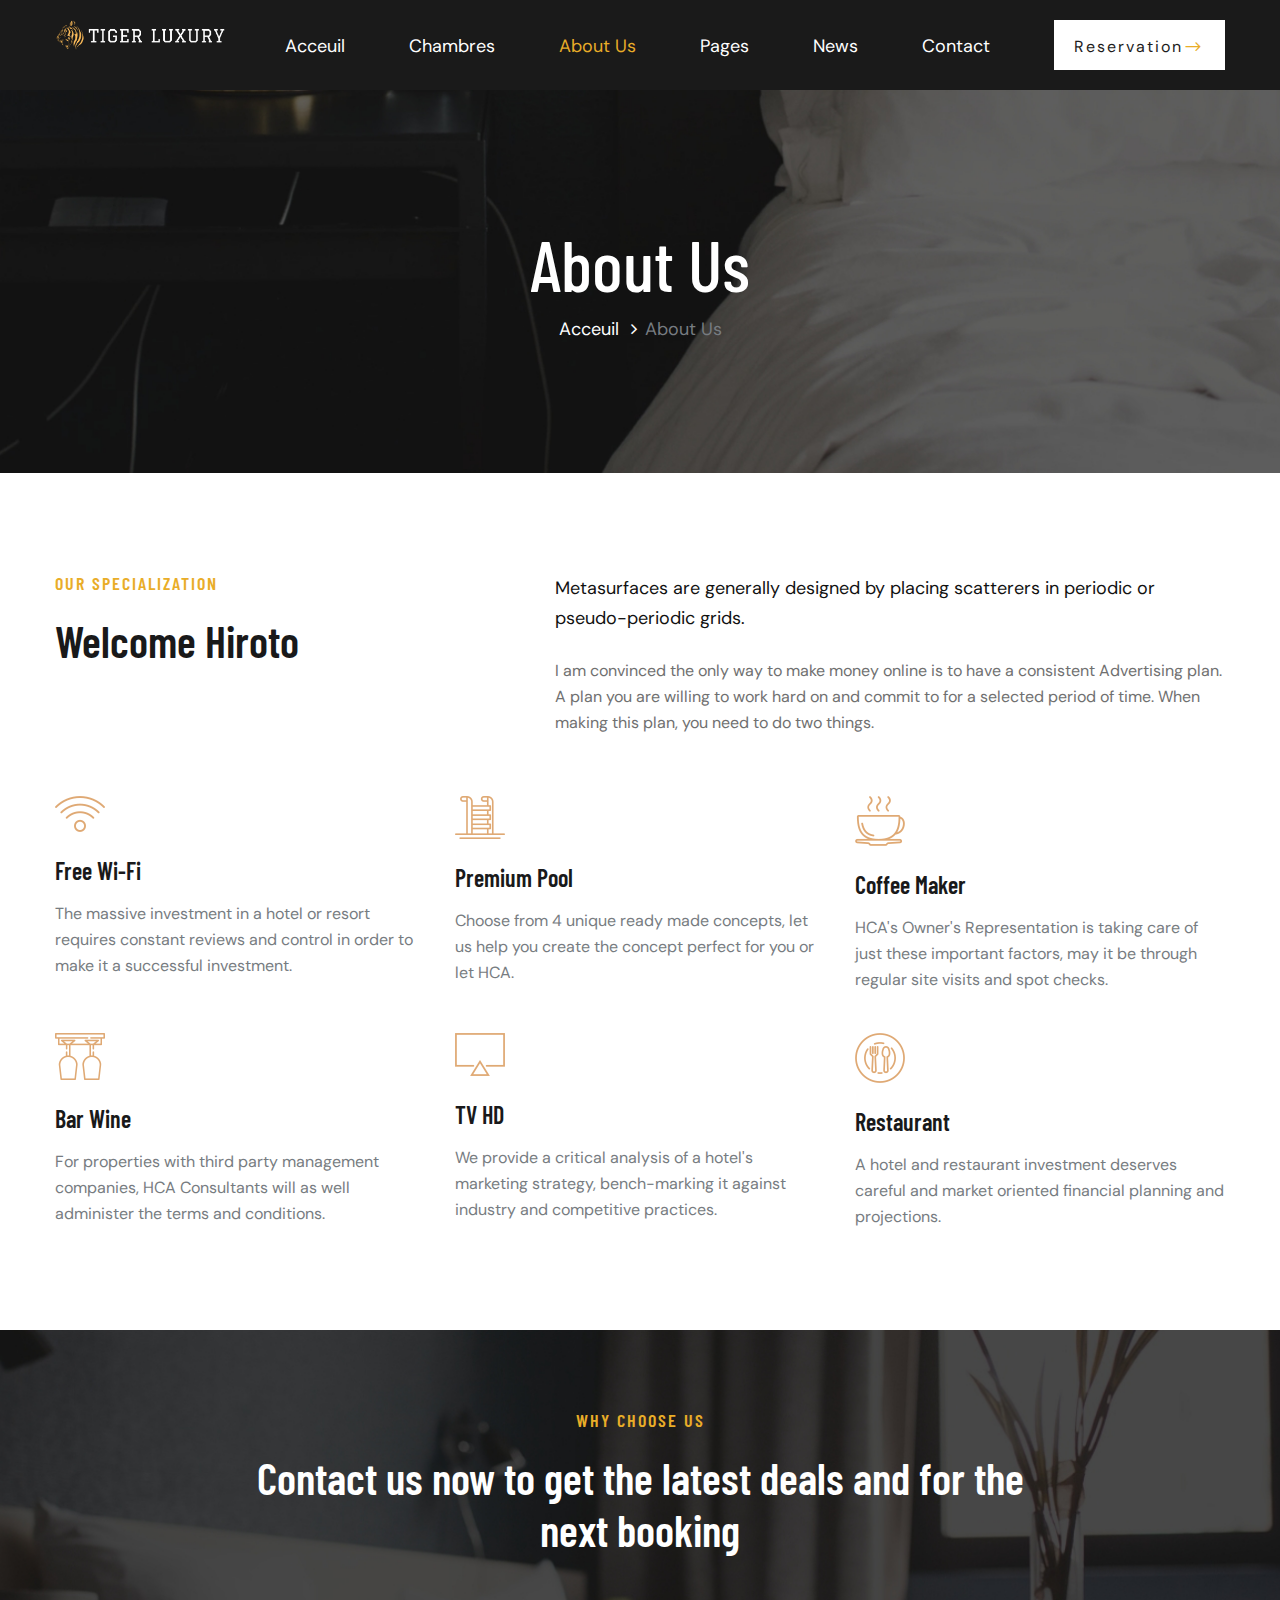
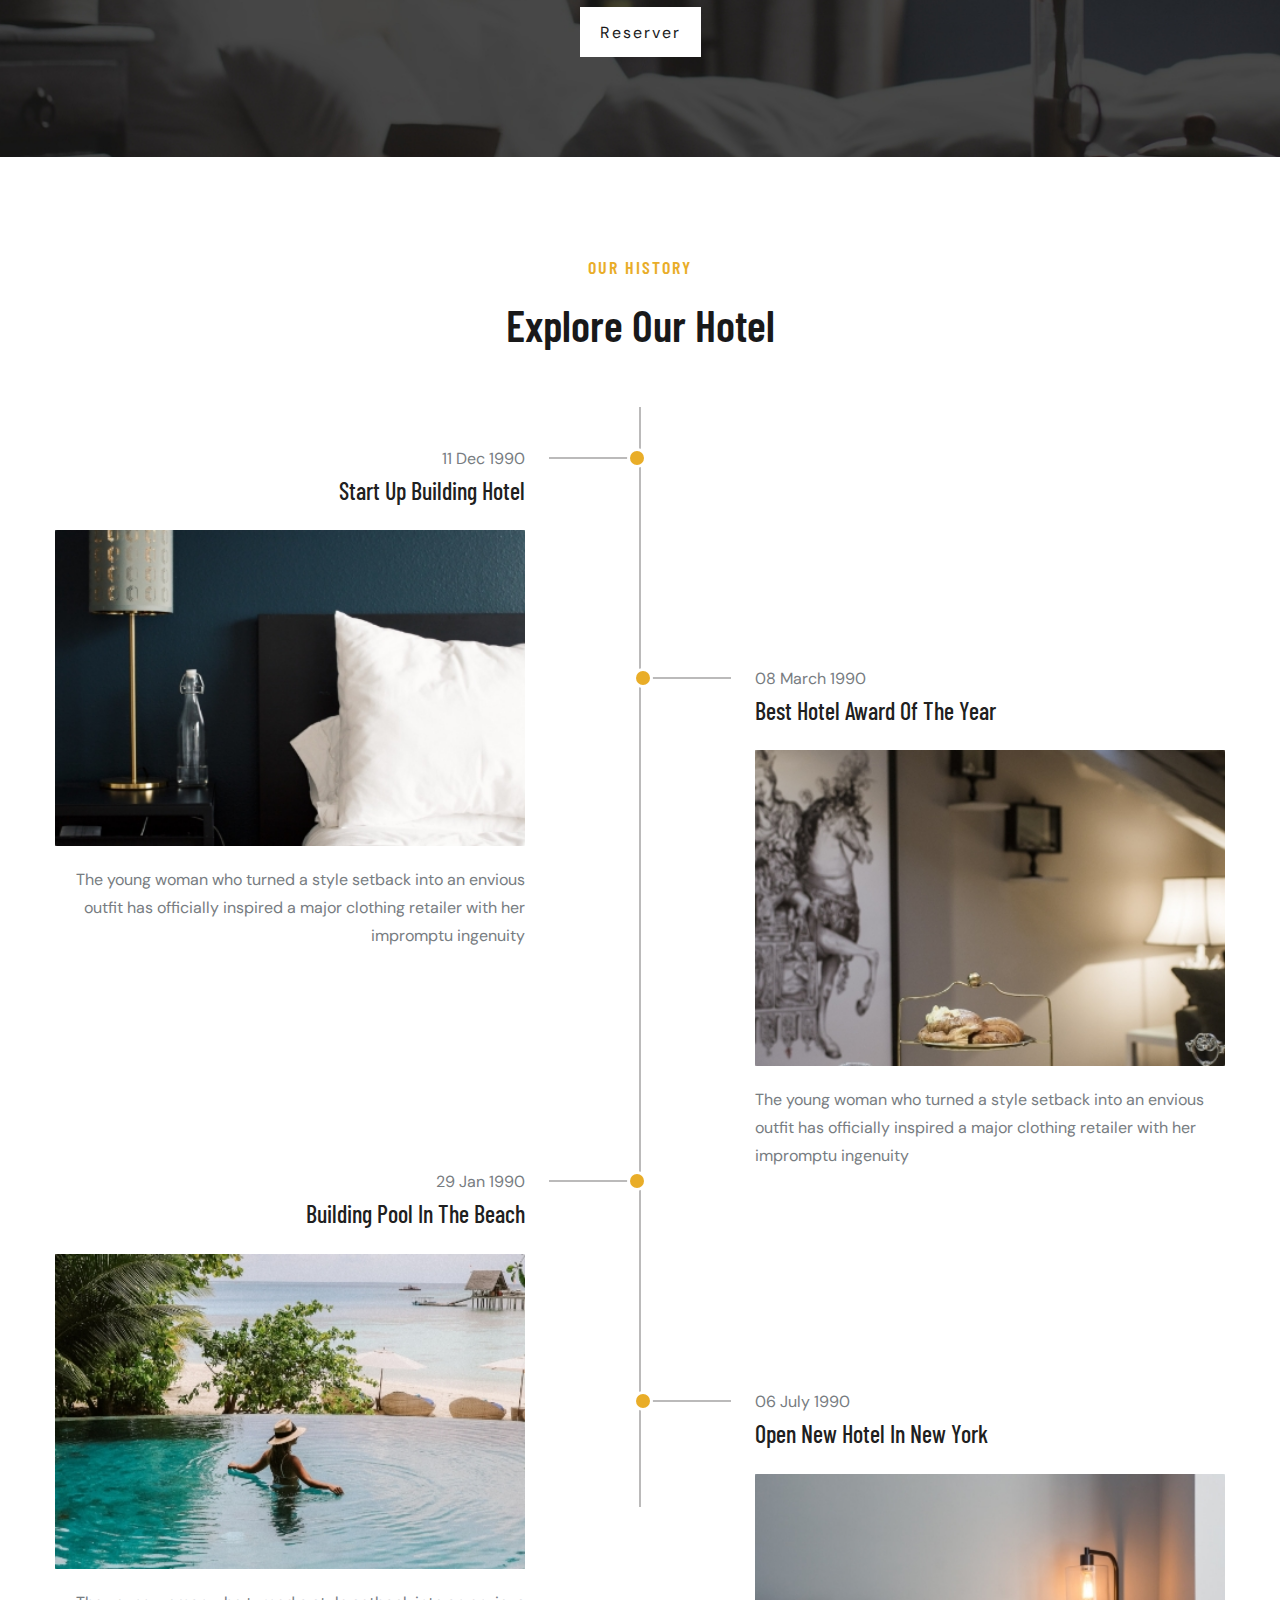
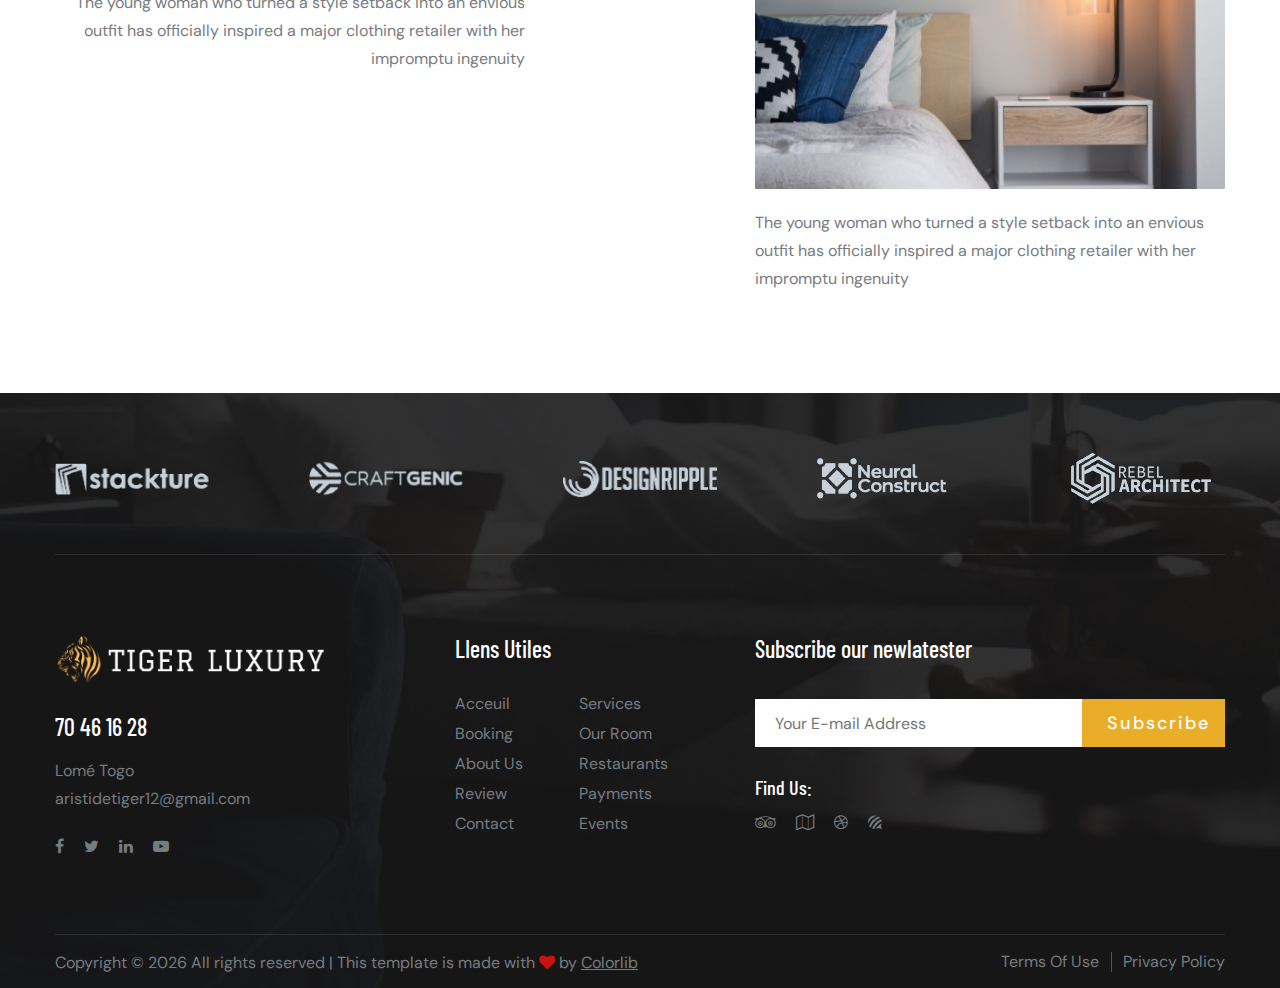
<file: about.html>
<!DOCTYPE html>
<html lang="zxx">

<head>
    <meta charset="UTF-8">
    <meta name="description" content="Hiroto Template">
    <meta name="keywords" content="Hiroto, unica, creative, html">
    <meta name="viewport" content="width=device-width, initial-scale=1.0">
    <meta http-equiv="X-UA-Compatible" content="ie=edge">
    <title>Hiroto | Template</title>

    <!-- Css Styles -->
    <link rel="stylesheet" href="css/bootstrap.min.css" type="text/css">
    <link rel="stylesheet" href="css/font-awesome.min.css" type="text/css">
    <link rel="stylesheet" href="css/elegant-icons.css" type="text/css">
    <link rel="stylesheet" href="css/nice-select.css" type="text/css">
    <link rel="stylesheet" href="css/jquery-ui.min.css" type="text/css">
    <link rel="stylesheet" href="css/owl.carousel.min.css" type="text/css">
    <link rel="stylesheet" href="css/slicknav.min.css" type="text/css">
    <link rel="stylesheet" href="css/style.css" type="text/css">
</head>

<body>
    <!-- Page Preloder -->
    <div id="preloder">
        <div class="loader"></div>
    </div>

    

    <!-- Header Section Begin -->
    <header class="header">
        
        <div class="header__nav__option">
            <div class="container">
                <div class="row">
                    <div class="col-lg-2">
                        <div class="header__logo">
                            <a href="./index.html"><img src="img/logo.png" alt=""></a>
                        </div>
                    </div>
                    <div class="col-lg-10">
                        <div class="header__nav">
                            <nav class="header__menu">
                                <ul class="menu__class">
                                    <li><a href="./index.html">Acceuil</a></li>
                                    <li><a href="./rooms.html">Chambres</a></li>
                                    <li class="active"><a href="./about.html">About Us</a></li>
                                    <li><a href="#">Pages</a>
                                        <ul class="dropdown">
                                            <li><a href="./about.html">A Propos</a></li>
                                            <li><a href="./room-details.html">Détails de la pièce</a></li>
                                            <li><a href="./blog-details.html">Détails du blog</a></li>
                                        </ul>
                                    </li>
                                    <li><a href="./blog.html">News</a></li>
                                    <li><a href="./contact.html">Contact</a></li>
                                </ul>
                            </nav>
                            <div class="header__nav__widget">
                                <a href="#">Reservation<span class="arrow_right"></span></a>
                            </div>
                        </div>
                    </div>
                </div>
                <div class="canvas__open">
                    <span class="fa fa-bars"></span>
                </div>
            </div>
        </div>
    </header>
    <!-- Header Section End -->

    <!-- Breadcrumb Begin -->
    <div class="breadcrumb-option set-bg" data-setbg="img/breadcrumb-bg.jpg">
        <div class="container">
            <div class="row">
                <div class="col-lg-12 text-center">
                    <div class="breadcrumb__text">
                        <h1>About Us</h1>
                        <div class="breadcrumb__links">
                            <a href="./index.html">Acceuil</a>
                            <span>About Us</span>
                        </div>
                    </div>
                </div>
            </div>
        </div>
    </div>
    <!-- Breadcrumb End -->

    <!-- About Section Begin -->
    <section class="about spad">
        <div class="container">
            <div class="about__content">
                <div class="row">
                    <div class="col-lg-5">
                        <div class="section-title">
                            <h5>Our Specialization</h5>
                            <h2>Welcome Hiroto</h2>
                        </div>
                    </div>
                    <div class="col-lg-7">
                        <div class="about__text">
                            <p>Metasurfaces are generally designed by placing scatterers in periodic or pseudo-periodic
                                grids.</p>
                            <p>I am convinced the only way to make money online is to have a consistent Advertising
                                plan. A plan you are willing to work hard on and commit to for a selected period of
                                time. When making this plan, you need to do two things.</p>
                        </div>
                    </div>
                </div>
            </div>
            <div class="row">
                <div class="col-lg-4 col-md-4 col-sm-6">
                    <div class="services__item">
                        <img src="img/services/services-1.png" alt="">
                        <h4>Free Wi-Fi</h4>
                        <p>The massive investment in a hotel or resort requires constant reviews and control in order to
                            make it a successful investment.</p>
                    </div>
                </div>
                <div class="col-lg-4 col-md-4 col-sm-6">
                    <div class="services__item">
                        <img src="img/services/services-2.png" alt="">
                        <h4>Premium Pool</h4>
                        <p>Choose from 4 unique ready made concepts, let us help you create the concept perfect for you
                            or let HCA.</p>
                    </div>
                </div>
                <div class="col-lg-4 col-md-4 col-sm-6">
                    <div class="services__item">
                        <img src="img/services/services-3.png" alt="">
                        <h4>Coffee Maker</h4>
                        <p>HCA's Owner's Representation is taking care of just these important factors, may it be
                            through regular site visits and spot checks.</p>
                    </div>
                </div>
                <div class="col-lg-4 col-md-4 col-sm-6">
                    <div class="services__item">
                        <img src="img/services/services-4.png" alt="">
                        <h4>Bar Wine</h4>
                        <p>For properties with third party management companies, HCA Consultants will as well administer
                            the terms and conditions.</p>
                    </div>
                </div>
                <div class="col-lg-4 col-md-4 col-sm-6">
                    <div class="services__item">
                        <img src="img/services/services-5.png" alt="">
                        <h4>TV HD</h4>
                        <p>We provide a critical analysis of a hotel's marketing strategy, bench-marking it against
                            industry and competitive practices.</p>
                    </div>
                </div>
                <div class="col-lg-4 col-md-4 col-sm-6">
                    <div class="services__item">
                        <img src="img/services/services-6.png" alt="">
                        <h4>Restaurant</h4>
                        <p>A hotel and restaurant investment deserves careful and market oriented financial planning and
                            projections.</p>
                    </div>
                </div>
            </div>
        </div>
    </section>
    <!-- About Section End -->

    <!-- Chooseus Section Begin -->
    <div class="chooseus spad set-bg" data-setbg="img/chooseus-bg.jpg">
        <div class="container">
            <div class="row d-flex justify-content-center">
                <div class="col-lg-8 text-center">
                    <div class="chooseus__text">
                        <div class="section-title">
                            <h5>WHY CHOOSE US</h5>
                            <h2>Contact us now to get the latest deals and for the next booking</h2>
                        </div>
                        <a href="#" class="primary-btn">Reserver</a>
                    </div>
                </div>
            </div>
        </div>
    </div>
    <!-- Chooseus Section End -->

    <!-- History Section Begin -->
    <section class="history spad">
        <div class="container">
            <div class="row">
                <div class="col-lg-12">
                    <div class="section-title history-title">
                        <h5>Our History</h5>
                        <h2>Explore Our Hotel</h2>
                    </div>
                </div>
            </div>
            <div class="history__content">
                <div class="row">
                    <div class="col-lg-5 col-md-5">
                        <div class="history__item left__item">
                            <div class="history__date"></div>
                            <span>11 Dec 1990</span>
                            <h4>Start Up Building Hotel</h4>
                            <img src="img/history/history-1.jpg" alt="">
                            <p>The young woman who turned a style setback into an envious outfit has officially inspired
                                a major clothing retailer with her impromptu ingenuity</p>
                        </div>
                        <div class="history__item left__item mb-0">
                            <div class="history__date"></div>
                            <span>29 Jan 1990</span>
                            <h4>Building Pool In The Beach</h4>
                            <img src="img/history/history-3.jpg" alt="">
                            <p>The young woman who turned a style setback into an envious outfit has officially inspired
                                a major clothing retailer with her impromptu ingenuity</p>
                        </div>
                    </div>
                    <div class="col-lg-5 offset-lg-2 col-md-5 offset-md-2">
                        <div class="history__item right__first__item">
                            <div class="history__date"></div>
                            <span>08 March 1990</span>
                            <h4>Best Hotel Award Of The Year</h4>
                            <img src="img/history/history-2.jpg" alt="">
                            <p>The young woman who turned a style setback into an envious outfit has officially inspired
                                a major clothing retailer with her impromptu ingenuity</p>
                        </div>
                        <div class="history__item mb-0">
                            <div class="history__date"></div>
                            <span>06 July 1990</span>
                            <h4>Open New Hotel In New York</h4>
                            <img src="img/history/history-4.jpg" alt="">
                            <p>The young woman who turned a style setback into an envious outfit has officially inspired
                                a major clothing retailer with her impromptu ingenuity</p>
                        </div>
                    </div>
                </div>
            </div>
        </div>
    </section>
    <!-- History Section End -->

    <!-- Footer Section Begin -->
    <footer class="footer set-bg" data-setbg="img/footer-bg.jpg">
        <div class="container">
            <div class="row">
                <div class="col-lg-12">
                    <div class="logo__carousel owl-carousel">
                        <div class="logo__carousel__item">
                            <a href="#"><img src="img/logo/logo-1.png" alt=""></a>
                        </div>
                        <div class="logo__carousel__item">
                            <a href="#"><img src="img/logo/logo-2.png" alt=""></a>
                        </div>
                        <div class="logo__carousel__item">
                            <a href="#"><img src="img/logo/logo-3.png" alt=""></a>
                        </div>
                        <div class="logo__carousel__item">
                            <a href="#"><img src="img/logo/logo-4.png" alt=""></a>
                        </div>
                        <div class="logo__carousel__item">
                            <a href="#"><img src="img/logo/logo-5.png" alt=""></a>
                        </div>
                    </div>
                </div>
            </div>
        </div>
        <div class="container">
            <div class="footer__content">
                <div class="row">
                    <div class="col-lg-3 col-md-6 col-sm-6">
                        <div class="footer__about">
                            <div class="footer__logo">
                                <a href="#"><img src="img/logo.png" alt=""></a>
                            </div>
                            <h4>70 46 16 28</h4>
                            <ul>
                                <li>Lomé Togo</li>
                                <li>aristidetiger12@gmail.com</li>
                            </ul>
                            <div class="footer__social">
                                <a href="#"><i class="fa fa-facebook"></i></a>
                                <a href="#"><i class="fa fa-twitter"></i></a>
                                <a href="#"><i class="fa fa-linkedin"></i></a>
                                <a href="#"><i class="fa fa-youtube-play"></i></a>
                            </div>
                        </div>
                    </div>
                    <div class="col-lg-3 offset-lg- col-md-5 offset-md-1 col-sm-6">
                        <div class="footer__widget">
                            <h4>LIens Utiles</h4>
                            <ul>
                                <li><a href="#">Acceuil</a></li>
                                <li><a href="#">Booking</a></li>
                                <li><a href="#">About Us</a></li>
                                <li><a href="#">Review</a></li>
                                <li><a href="#">Contact</a></li>
                            </ul>
                            <ul>
                                <li><a href="#">Services</a></li>
                                <li><a href="#">Our Room</a></li>
                                <li><a href="#">Restaurants</a></li>
                                <li><a href="#">Payments</a></li>
                                <li><a href="#">Events</a></li>
                            </ul>
                        </div>
                    </div>
                    <div class="col-lg-5 col-md-8 col-sm-12">
                        <div class="footer__newslatter">
                            <h4>Subscribe our newlatester</h4>
                            <form action="#">
                                <input type="text" placeholder="Your E-mail Address">
                                <button type="submit">Subscribe</button>
                            </form>
                            <div class="footer__newslatter__find">
                                <h5>Find Us:</h5>
                                <div class="footer__newslatter__find__links">
                                    <a href="#"><i class="fa fa-tripadvisor"></i></a>
                                    <a href="#"><i class="fa fa-map-o"></i></a>
                                    <a href="#"><i class="fa fa-dribbble"></i></a>
                                    <a href="#"><i class="fa fa-forumbee"></i></a>
                                </div>
                            </div>
                        </div>
                    </div>
                </div>
            </div>
            <div class="footer__copyright">
                <div class="row">
                    <div class="col-lg-7 col-md-7">
                        <!-- Link back to Colorlib can't be removed. Template is licensed under CC BY 3.0. -->
                        <div class="footer__copyright__text">
                            <p>Copyright &copy; <script>document.write(new Date().getFullYear());</script> All rights reserved | This template is made with <i class="fa fa-heart" aria-hidden="true"></i> by <a href="https://colorlib.com" target="_blank">Colorlib</a></p>
                        </div>
                        <!-- Link back to Colorlib can't be removed. Template is licensed under CC BY 3.0. -->
                    </div>
                    <div class="col-lg-5 col-md-5">
                        <ul class="footer__copyright__links">
                            <li><a href="#">Terms Of Use</a></li>
                            <li><a href="#">Privacy Policy</a></li>
                        </ul>
                    </div>
                </div>
            </div>
        </div>
    </footer>
    <!-- Footer Section End -->

    <!-- Js Plugins -->
    <script src="js/jquery-3.3.1.min.js"></script>
    <script src="js/bootstrap.min.js"></script>
    <script src="js/jquery.nice-select.min.js"></script>
    <script src="js/jquery-ui.min.js"></script>
    <script src="js/jquery.slicknav.js"></script>
    <script src="js/owl.carousel.min.js"></script>
    <script src="js/main.js"></script>
</body>

</html>
</file>
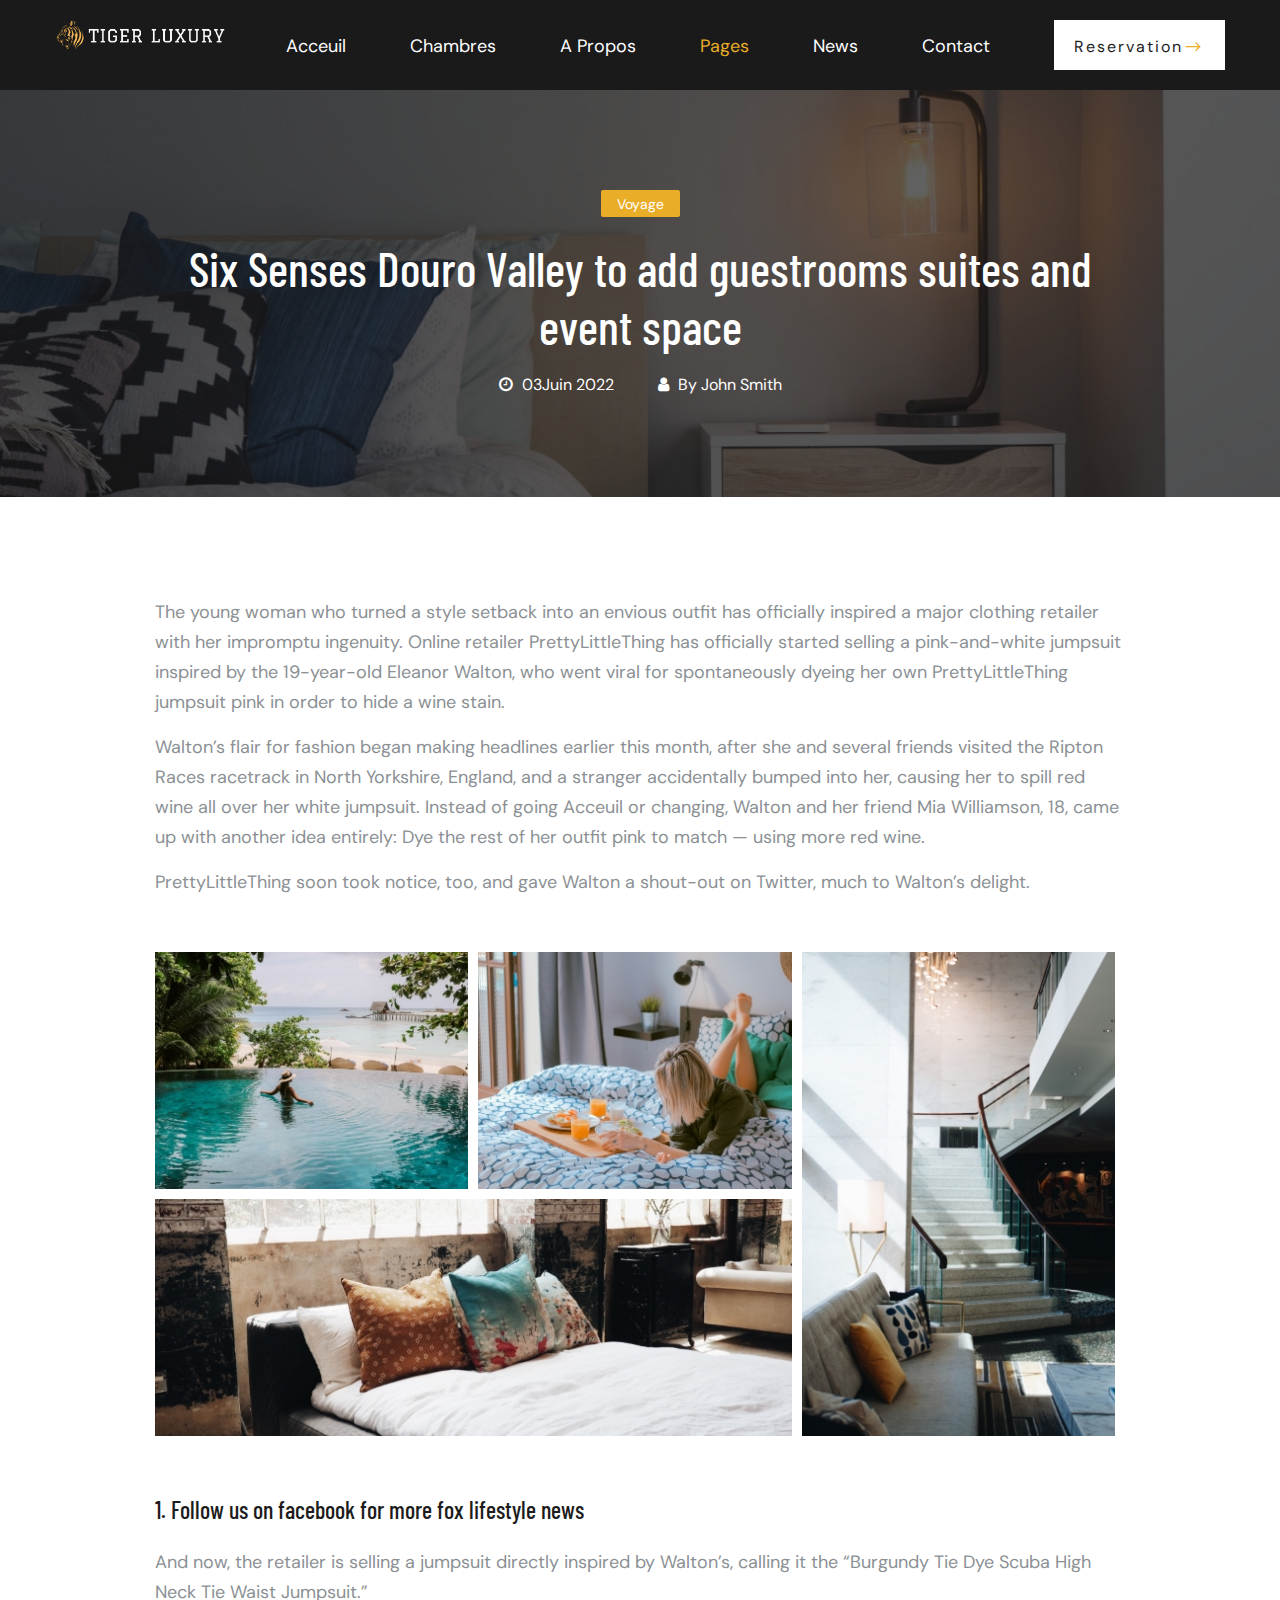
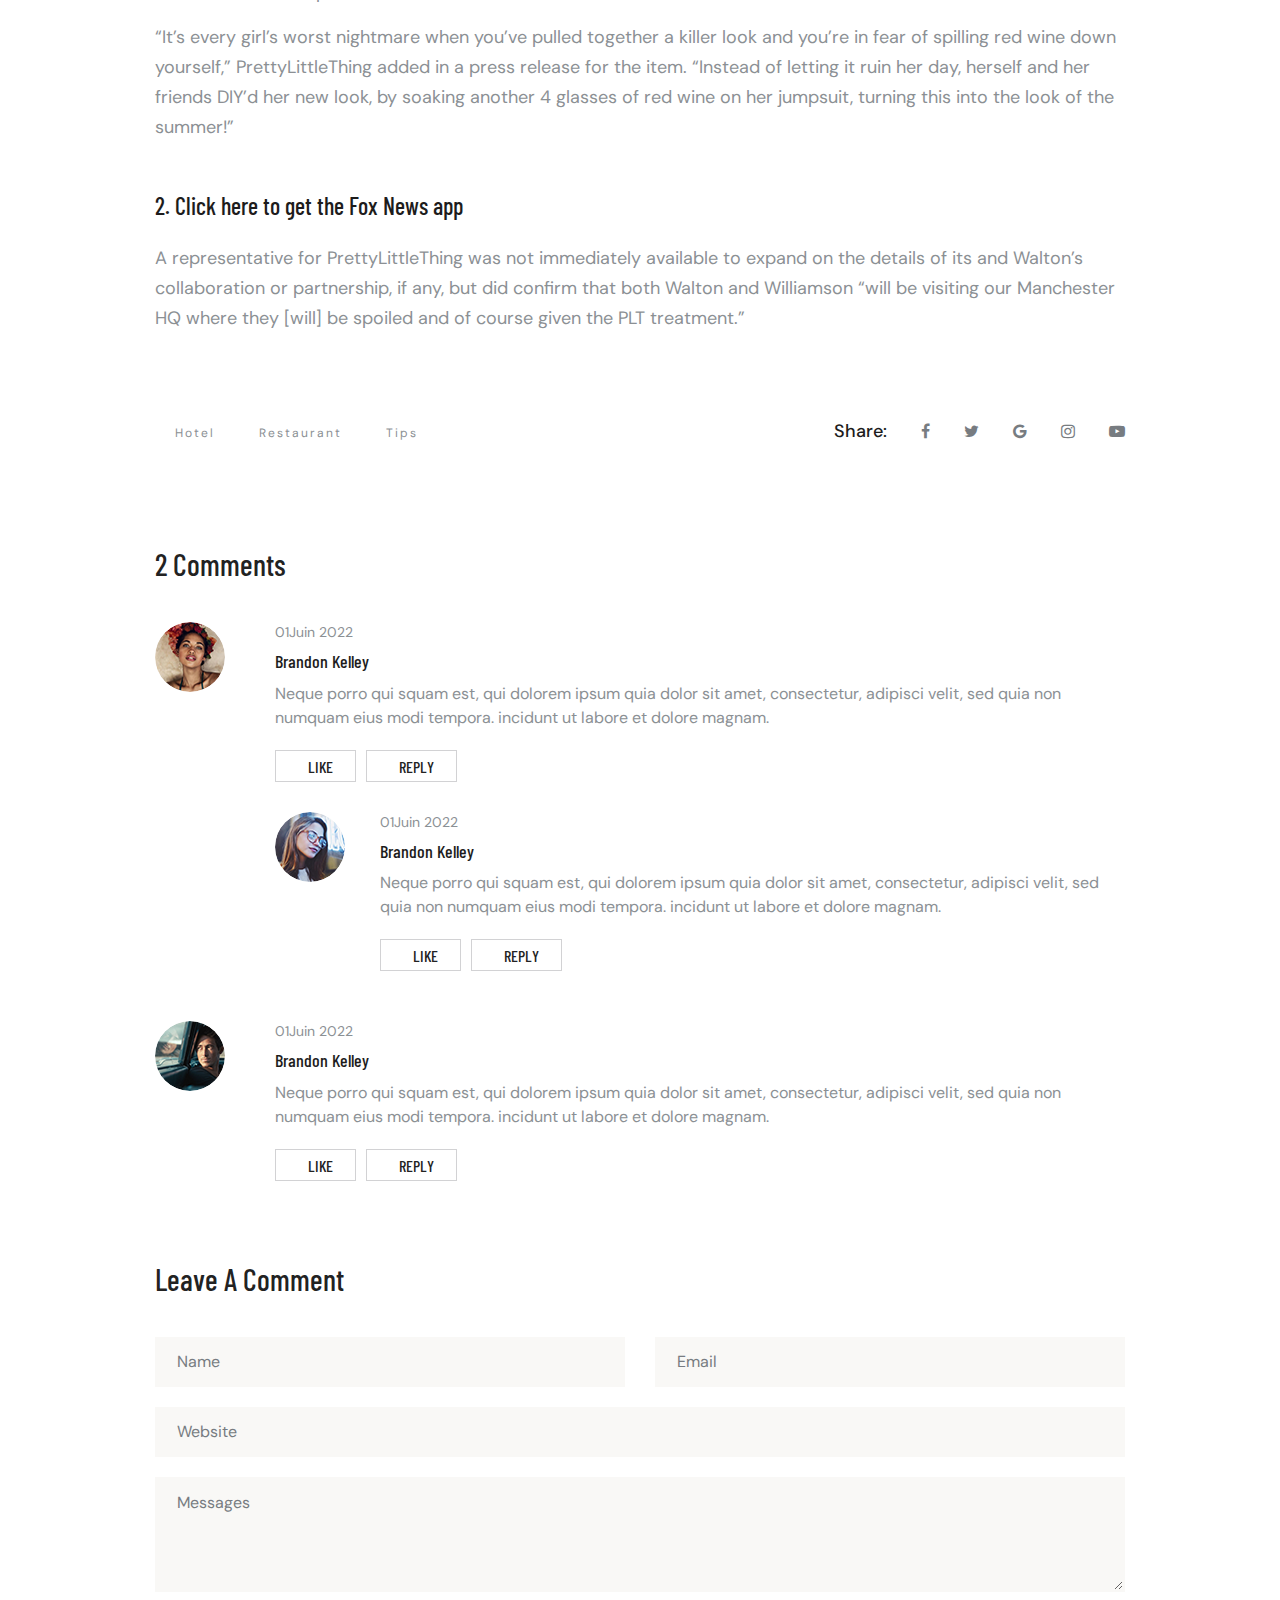
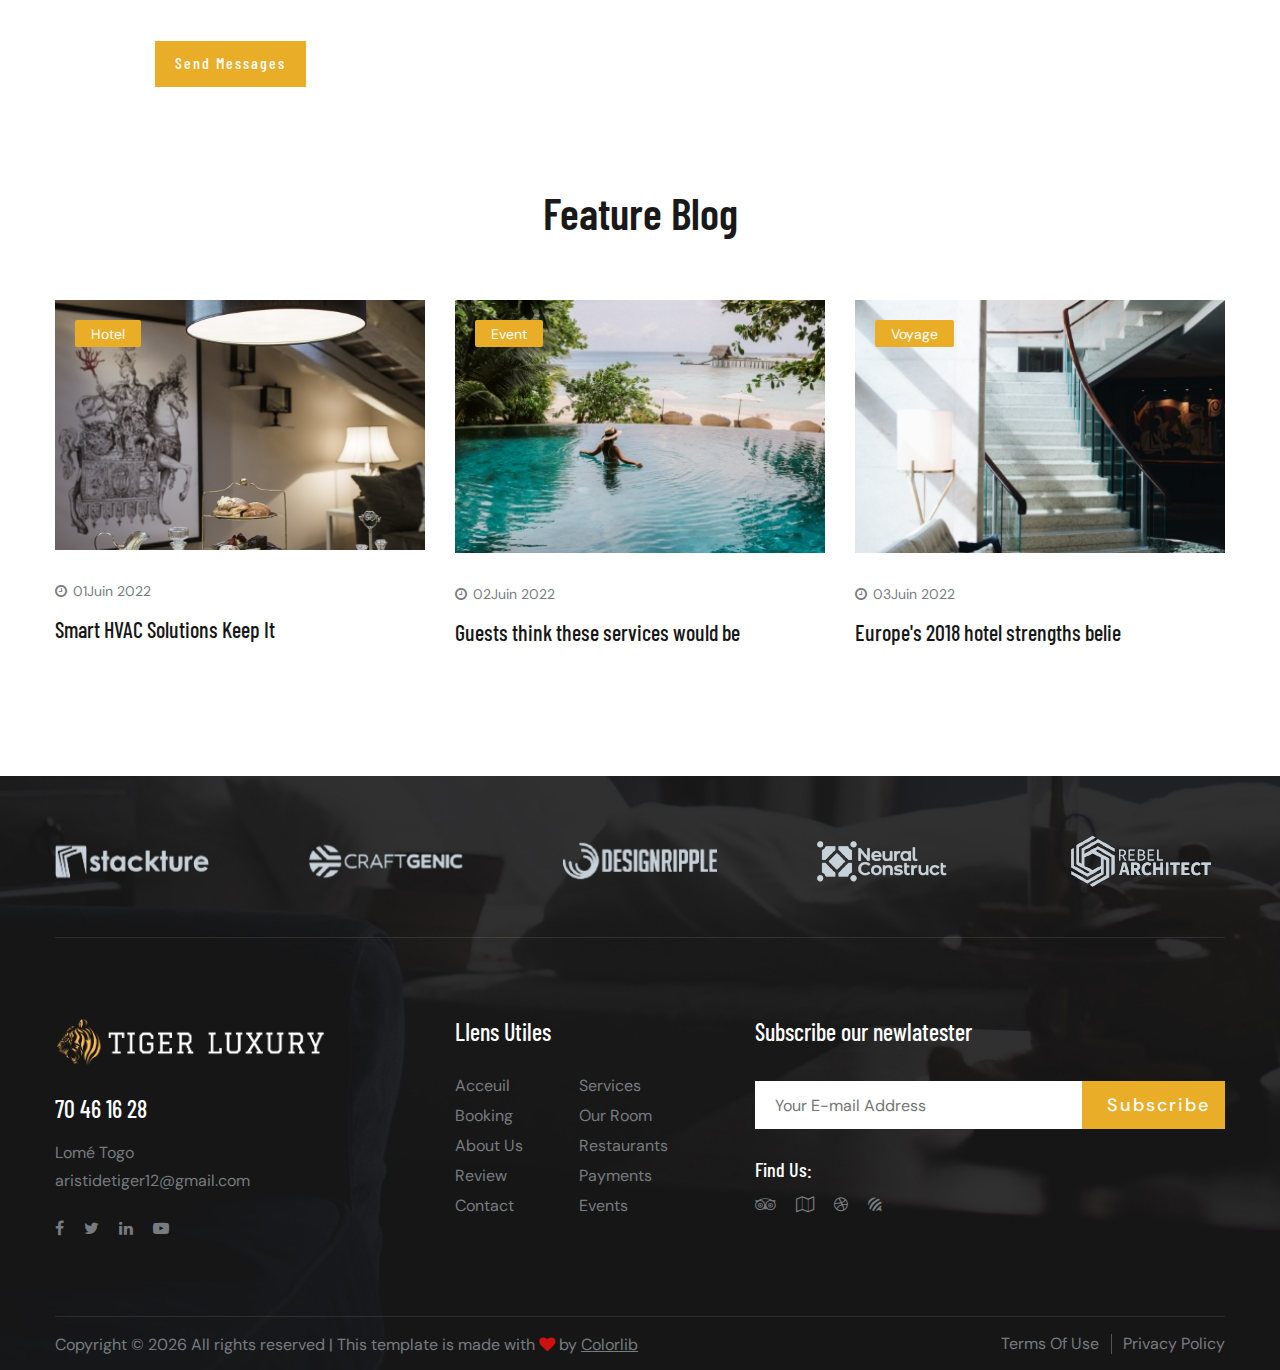
<file: blog-details.html>
<!DOCTYPE html>
<html lang="zxx">

<head>
    <meta charset="UTF-8">
    <meta name="description" content="Hiroto Template">
    <meta name="keywords" content="Hiroto, unica, creative, html">
    <meta name="viewport" content="width=device-width, initial-scale=1.0">
    <meta http-equiv="X-UA-Compatible" content="ie=edge">
    <title>Hiroto | Template</title>

    <!-- Css Styles -->
    <link rel="stylesheet" href="css/bootstrap.min.css" type="text/css">
    <link rel="stylesheet" href="css/font-awesome.min.css" type="text/css">
    <link rel="stylesheet" href="css/elegant-icons.css" type="text/css">
    <link rel="stylesheet" href="css/nice-select.css" type="text/css">
    <link rel="stylesheet" href="css/jquery-ui.min.css" type="text/css">
    <link rel="stylesheet" href="css/owl.carousel.min.css" type="text/css">
    <link rel="stylesheet" href="css/slicknav.min.css" type="text/css">
    <link rel="stylesheet" href="css/style.css" type="text/css">
</head>

<body>
    <!-- Page Preloder -->
    <div id="preloder">
        <div class="loader"></div>
    </div>

    

    <!-- Header Section Begin -->
    <header class="header">
        
        <div class="header__nav__option">
            <div class="container">
                <div class="row">
                    <div class="col-lg-2">
                        <div class="header__logo">
                            <a href="./index.html"><img src="img/logo.png" alt=""></a>
                        </div>
                    </div>
                    <div class="col-lg-10">
                        <div class="header__nav">
                            <nav class="header__menu">
                                <ul class="menu__class">
                                    <li><a href="./index.html">Acceuil</a></li>
                                    <li><a href="./rooms.html">Chambres</a></li>
                                    <li><a href="./about.html">A Propos</a></li>
                                    <li class="active"><a href="#">Pages</a>
                                        <ul class="dropdown">
                                            <li><a href="./about.html">A Propos</a></li>
                                            <li><a href="./room-details.html">Détails de la pièce</a></li>
                                            <li><a href="./blog-details.html">Détails du blog</a></li>
                                        </ul>
                                    </li>
                                    <li><a href="./blog.html">News</a></li>
                                    <li><a href="./contact.html">Contact</a></li>
                                </ul>
                            </nav>
                            <div class="header__nav__widget">
                                <a href="#">Reservation<span class="arrow_right"></span></a>
                            </div>
                        </div>
                    </div>
                </div>
                <div class="canvas__open">
                    <span class="fa fa-bars"></span>
                </div>
            </div>
        </div>
    </header>
    <!-- Header Section End -->

    <!-- Blog Hero Begin -->
    <section class="blog-hero spad set-bg" data-setbg="img/blog/details/details-bg.jpg">
        <div class="container">
            <div class="row d-flex justify-content-center">
                <div class="col-lg-10 text-center">
                    <div class="blog__hero__text">
                        <div class="tag">Voyage</div>
                        <h2>Six Senses Douro Valley to add guestrooms suites and event space</h2>
                        <ul>
                            <li><i class="fa fa-clock-o"></i> 03Juin 2022</li>
                            <li><i class="fa fa-user"></i> By John Smith</li>
                        </ul>
                    </div>
                </div>
            </div>
        </div>
    </section>
    <!-- Blog Hero End -->

    <!-- Blog Details Section Begin -->
    <section class="blog-details spad">
        <div class="container">
            <div class="row d-flex justify-content-center">
                <div class="col-lg-10">
                    <div class="blog__details__content">
                        <div class="blog__details__text">
                            <p>The young woman who turned a style setback into an envious outfit has officially inspired
                                a major clothing retailer with her impromptu ingenuity. Online retailer
                                PrettyLittleThing has officially started selling a pink-and-white jumpsuit inspired by
                                the 19-year-old Eleanor Walton, who went viral for spontaneously dyeing her own
                                PrettyLittleThing jumpsuit pink in order to hide a wine stain.</p>
                            <p>Walton’s flair for fashion began making headlines earlier this month, after she and
                                several friends visited the Ripton Races racetrack in North Yorkshire, England, and a
                                stranger accidentally bumped into her, causing her to spill red wine all over her white
                                jumpsuit. Instead of going Acceuil or changing, Walton and her friend Mia Williamson, 18,
                                came up with another idea entirely: Dye the rest of her outfit pink to match — using
                                more red wine.</p>
                            <p>PrettyLittleThing soon took notice, too, and gave Walton a shout-out on Twitter, much to
                                Walton’s delight.</p>
                        </div>
                        <div class="blog__details__pic">
                            <div class="row">
                                <div class="col-lg-8 col-md-8">
                                    <div class="row">
                                        <div class="col-lg-6 col-md-6 p-0">
                                            <img src="img/blog/details/details-1.jpg" alt="">
                                        </div>
                                        <div class="col-lg-6 col-md-6 p-0">
                                            <img src="img/blog/details/details-2.jpg" alt="">
                                        </div>
                                        <div class="col-lg-12 col-md-12 p-0">
                                            <img src="img/blog/details/details-3.jpg" alt="">
                                        </div>
                                    </div>
                                </div>
                                <div class="col-lg-4 col-md-4">
                                    <div class="row">
                                        <div class="col-lg-12 col-md-12 p-0">
                                            <img src="img/blog/details/details-4.jpg" alt="">
                                        </div>
                                    </div>
                                </div>
                            </div>
                        </div>
                        <div class="blog__details__desc">
                            <div class="blog__details__desc__item">
                                <h4>1. Follow us on facebook for more fox lifestyle news</h4>
                                <p>And now, the retailer is selling a jumpsuit directly inspired by Walton’s, calling it
                                    the “Burgundy Tie Dye Scuba High Neck Tie Waist Jumpsuit.”</p>
                                <p>“It’s every girl’s worst nightmare when you’ve pulled together a killer look and
                                    you’re in fear of spilling red wine down yourself,” PrettyLittleThing added in a
                                    press release for the item. “Instead of letting it ruin her day, herself and her
                                    friends DIY’d her new look, by soaking another 4 glasses of red wine on her
                                    jumpsuit, turning this into the look of the summer!”</p>
                            </div>
                            <div class="blog__details__desc__item">
                                <h4>2. Click here to get the Fox News app</h4>
                                <p>A representative for PrettyLittleThing was not immediately available to expand on the
                                    details of its and Walton’s collaboration or partnership, if any, but did confirm
                                    that both Walton and Williamson “will be visiting our Manchester HQ where they
                                    [will] be spoiled and of course given the PLT treatment.”</p>
                            </div>
                        </div>
                        <div class="blog__details__widget">
                            <div class="row">
                                <div class="col-lg-6 col-md-6">
                                    <div class="blog__details__tags">
                                        <a href="#">Hotel</a>
                                        <a href="#">Restaurant</a>
                                        <a href="#">Tips</a>
                                    </div>
                                </div>
                                <div class="col-lg-6 col-md-6">
                                    <div class="blog__details__share">
                                        <span>Share:</span>
                                        <a href="#"><i class="fa fa-facebook"></i></a>
                                        <a href="#"><i class="fa fa-twitter"></i></a>
                                        <a href="#"><i class="fa fa-google"></i></a>
                                        <a href="#"><i class="fa fa-instagram"></i></a>
                                        <a href="#"><i class="fa fa-youtube-play"></i></a>
                                    </div>
                                </div>
                            </div>
                        </div>
                        <div class="blog__details__comment">
                            <h3>2 Comments</h3>
                            <div class="blog__details__comment__item">
                                <div class="blog__details__comment__item__pic">
                                    <img src="img/blog/details/comment-1.png" alt="">
                                </div>
                                <div class="blog__details__comment__item__text">
                                    <span>01Juin 2022</span>
                                    <h5>Brandon Kelley</h5>
                                    <p>Neque porro qui squam est, qui dolorem ipsum quia dolor sit amet, consectetur,
                                        adipisci velit, sed quia non numquam eius modi tempora. incidunt ut labore et
                                        dolore magnam.</p>
                                    <a href="#">LIKE</a>
                                    <a href="#">Reply</a>
                                </div>
                            </div>
                            <div class="blog__details__comment__item blog__details__comment__item--reply">
                                <div class="blog__details__comment__item__pic">
                                    <img src="img/blog/details/comment-2.png" alt="">
                                </div>
                                <div class="blog__details__comment__item__text">
                                    <span>01Juin 2022</span>
                                    <h5>Brandon Kelley</h5>
                                    <p>Neque porro qui squam est, qui dolorem ipsum quia dolor sit amet, consectetur,
                                        adipisci velit, sed quia non numquam eius modi tempora. incidunt ut labore et
                                        dolore magnam.</p>
                                    <a href="#">LIKE</a>
                                    <a href="#">Reply</a>
                                </div>
                            </div>
                            <div class="blog__details__comment__item">
                                <div class="blog__details__comment__item__pic">
                                    <img src="img/blog/details/comment-3.png" alt="">
                                </div>
                                <div class="blog__details__comment__item__text">
                                    <span>01Juin 2022</span>
                                    <h5>Brandon Kelley</h5>
                                    <p>Neque porro qui squam est, qui dolorem ipsum quia dolor sit amet, consectetur,
                                        adipisci velit, sed quia non numquam eius modi tempora. incidunt ut labore et
                                        dolore magnam.</p>
                                    <a href="#">LIKE</a>
                                    <a href="#">Reply</a>
                                </div>
                            </div>
                        </div>
                        <div class="blog__details__comment__form">
                            <h3>Leave A Comment</h3>
                            <form action="#">
                                <div class="row">
                                    <div class="col-lg-6">
                                        <input type="text" placeholder="Name">
                                    </div>
                                    <div class="col-lg-6">
                                        <input type="text" placeholder="Email">
                                    </div>
                                </div>
                                <input type="text" placeholder="Website">
                                <textarea placeholder="Messages"></textarea>
                                <button type="submit">Send Messages</button>
                            </form>
                        </div>
                    </div>
                </div>
            </div>
        </div>
    </section>
    <!-- Blog Details Section End -->

    <!-- Fetured Blog Section Begin -->
    <section class="feature-blog spad">
        <div class="container">
            <div class="row">
                <div class="col-lg-12">
                    <div class="section-title bd-title">
                        <h2>Feature Blog</h2>
                    </div>
                </div>
            </div>
            <div class="row">
                <div class="col-lg-4 col-md-4 col-sm-6">
                    <div class="blog__item">
                        <div class="blog__item__pic">
                            <img src="img/blog/blog-6.jpg" alt="">
                            <div class="tag">Hotel</div>
                        </div>
                        <div class="blog__item__text">
                            <p><i class="fa fa-clock-o"></i> 01Juin 2022</p>
                            <h5><a href="#">Smart HVAC Solutions Keep It</a></h5>
                        </div>
                    </div>
                </div>
                <div class="col-lg-4 col-md-4 col-sm-6">
                    <div class="blog__item">
                        <div class="blog__item__pic">
                            <img src="img/blog/blog-1.jpg" alt="">
                            <div class="tag">Event</div>
                        </div>
                        <div class="blog__item__text">
                            <p><i class="fa fa-clock-o"></i> 02Juin 2022</p>
                            <h5><a href="#">Guests think these services would be</a></h5>
                        </div>
                    </div>
                </div>
                <div class="col-lg-4 col-md-4 col-sm-6">
                    <div class="blog__item">
                        <div class="blog__item__pic">
                            <img src="img/blog/blog-2.jpg" alt="">
                            <div class="tag">Voyage</div>
                        </div>
                        <div class="blog__item__text">
                            <p><i class="fa fa-clock-o"></i> 03Juin 2022</p>
                            <h5><a href="#">Europe's 2018 hotel strengths belie</a></h5>
                        </div>
                    </div>
                </div>
            </div>
        </div>
    </section>
    <!-- Fetured Blog Section End -->

    <!-- Footer Section Begin -->
    <footer class="footer set-bg" data-setbg="img/footer-bg.jpg">
        <div class="container">
            <div class="row">
                <div class="col-lg-12">
                    <div class="logo__carousel owl-carousel">
                        <div class="logo__carousel__item">
                            <a href="#"><img src="img/logo/logo-1.png" alt=""></a>
                        </div>
                        <div class="logo__carousel__item">
                            <a href="#"><img src="img/logo/logo-2.png" alt=""></a>
                        </div>
                        <div class="logo__carousel__item">
                            <a href="#"><img src="img/logo/logo-3.png" alt=""></a>
                        </div>
                        <div class="logo__carousel__item">
                            <a href="#"><img src="img/logo/logo-4.png" alt=""></a>
                        </div>
                        <div class="logo__carousel__item">
                            <a href="#"><img src="img/logo/logo-5.png" alt=""></a>
                        </div>
                    </div>
                </div>
            </div>
        </div>
        <div class="container">
            <div class="footer__content">
                <div class="row">
                    <div class="col-lg-3 col-md-6 col-sm-6">
                        <div class="footer__about">
                            <div class="footer__logo">
                                <a href="#"><img src="img/logo.png" alt=""></a>
                            </div>
                            <h4>70 46 16 28</h4>
                            <ul>
                                <li>Lomé Togo</li>
                                <li>aristidetiger12@gmail.com</li>
                            </ul>
                            <div class="footer__social">
                                <a href="#"><i class="fa fa-facebook"></i></a>
                                <a href="#"><i class="fa fa-twitter"></i></a>
                                <a href="#"><i class="fa fa-linkedin"></i></a>
                                <a href="#"><i class="fa fa-youtube-play"></i></a>
                            </div>
                        </div>
                    </div>
                    <div class="col-lg-3 offset-lg-1 col-md-5 offset-md-1 col-sm-6">
                        <div class="footer__widget">
                            <h4>LIens Utiles</h4>
                            <ul>
                                <li><a href="#">Acceuil</a></li>
                                <li><a href="#">Booking</a></li>
                                <li><a href="#">About Us</a></li>
                                <li><a href="#">Review</a></li>
                                <li><a href="#">Contact</a></li>
                            </ul>
                            <ul>
                                <li><a href="#">Services</a></li>
                                <li><a href="#">Our Room</a></li>
                                <li><a href="#">Restaurants</a></li>
                                <li><a href="#">Payments</a></li>
                                <li><a href="#">Events</a></li>
                            </ul>
                        </div>
                    </div>
                    <div class="col-lg-5 col-md-8 col-sm-12">
                        <div class="footer__newslatter">
                            <h4>Subscribe our newlatester</h4>
                            <form action="#">
                                <input type="text" placeholder="Your E-mail Address">
                                <button type="submit">Subscribe</button>
                            </form>
                            <div class="footer__newslatter__find">
                                <h5>Find Us:</h5>
                                <div class="footer__newslatter__find__links">
                                    <a href="#"><i class="fa fa-tripadvisor"></i></a>
                                    <a href="#"><i class="fa fa-map-o"></i></a>
                                    <a href="#"><i class="fa fa-dribbble"></i></a>
                                    <a href="#"><i class="fa fa-forumbee"></i></a>
                                </div>
                            </div>
                        </div>
                    </div>
                </div>
            </div>
            <div class="footer__copyright">
                <div class="row">
                    <div class="col-lg-7 col-md-7">
                        <!-- Link back to Colorlib can't be removed. Template is licensed under CC BY 3.0. -->
                        <div class="footer__copyright__text">
                            <p>Copyright &copy; <script>document.write(new Date().getFullYear());</script> All rights reserved | This template is made with <i class="fa fa-heart" aria-hidden="true"></i> by <a href="https://colorlib.com" target="_blank">Colorlib</a></p>
                        </div>
                        <!-- Link back to Colorlib can't be removed. Template is licensed under CC BY 3.0. -->
                    </div>
                    <div class="col-lg-5 col-md-5">
                        <ul class="footer__copyright__links">
                            <li><a href="#">Terms Of Use</a></li>
                            <li><a href="#">Privacy Policy</a></li>
                        </ul>
                    </div>
                </div>
            </div>
        </div>
    </footer>
    <!-- Footer Section End -->

    <!-- Js Plugins -->
    <script src="js/jquery-3.3.1.min.js"></script>
    <script src="js/bootstrap.min.js"></script>
    <script src="js/jquery.nice-select.min.js"></script>
    <script src="js/jquery-ui.min.js"></script>
    <script src="js/jquery.slicknav.js"></script>
    <script src="js/owl.carousel.min.js"></script>
    <script src="js/main.js"></script>
</body>

</html>
</file>
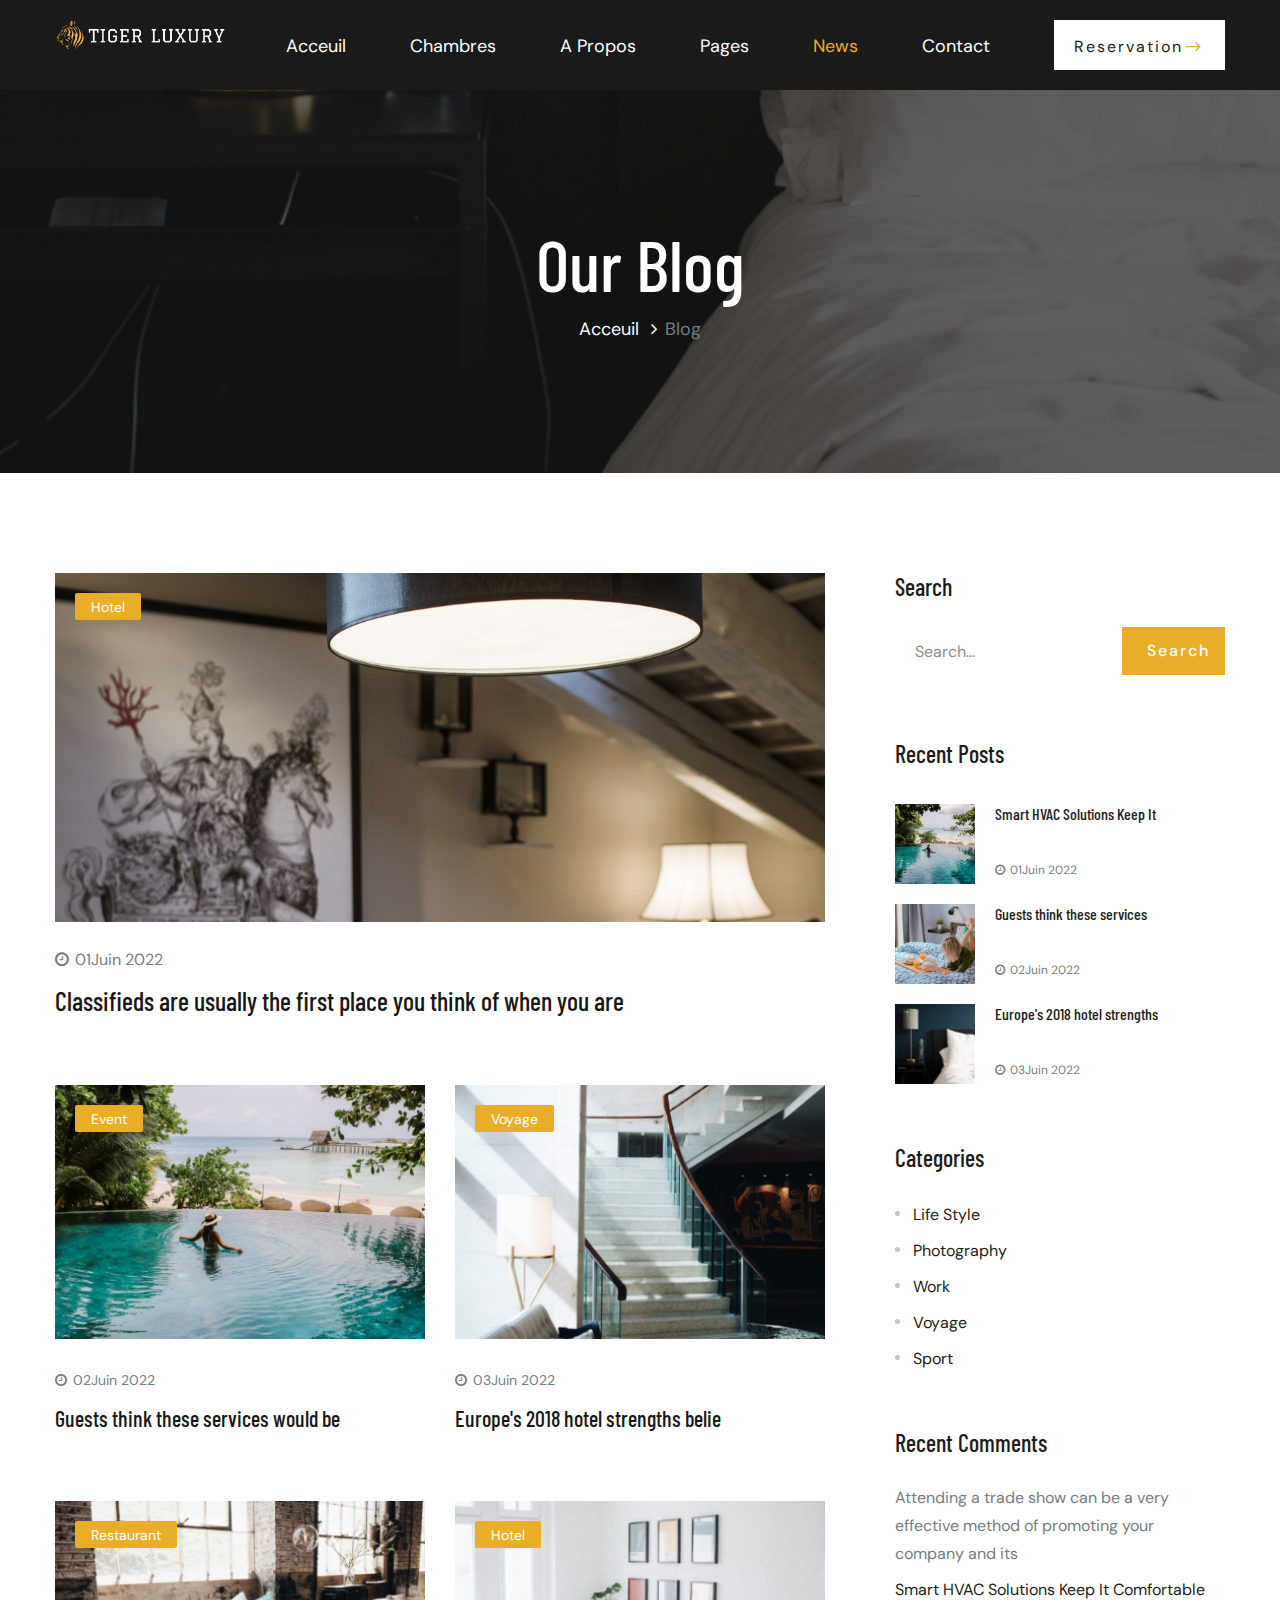
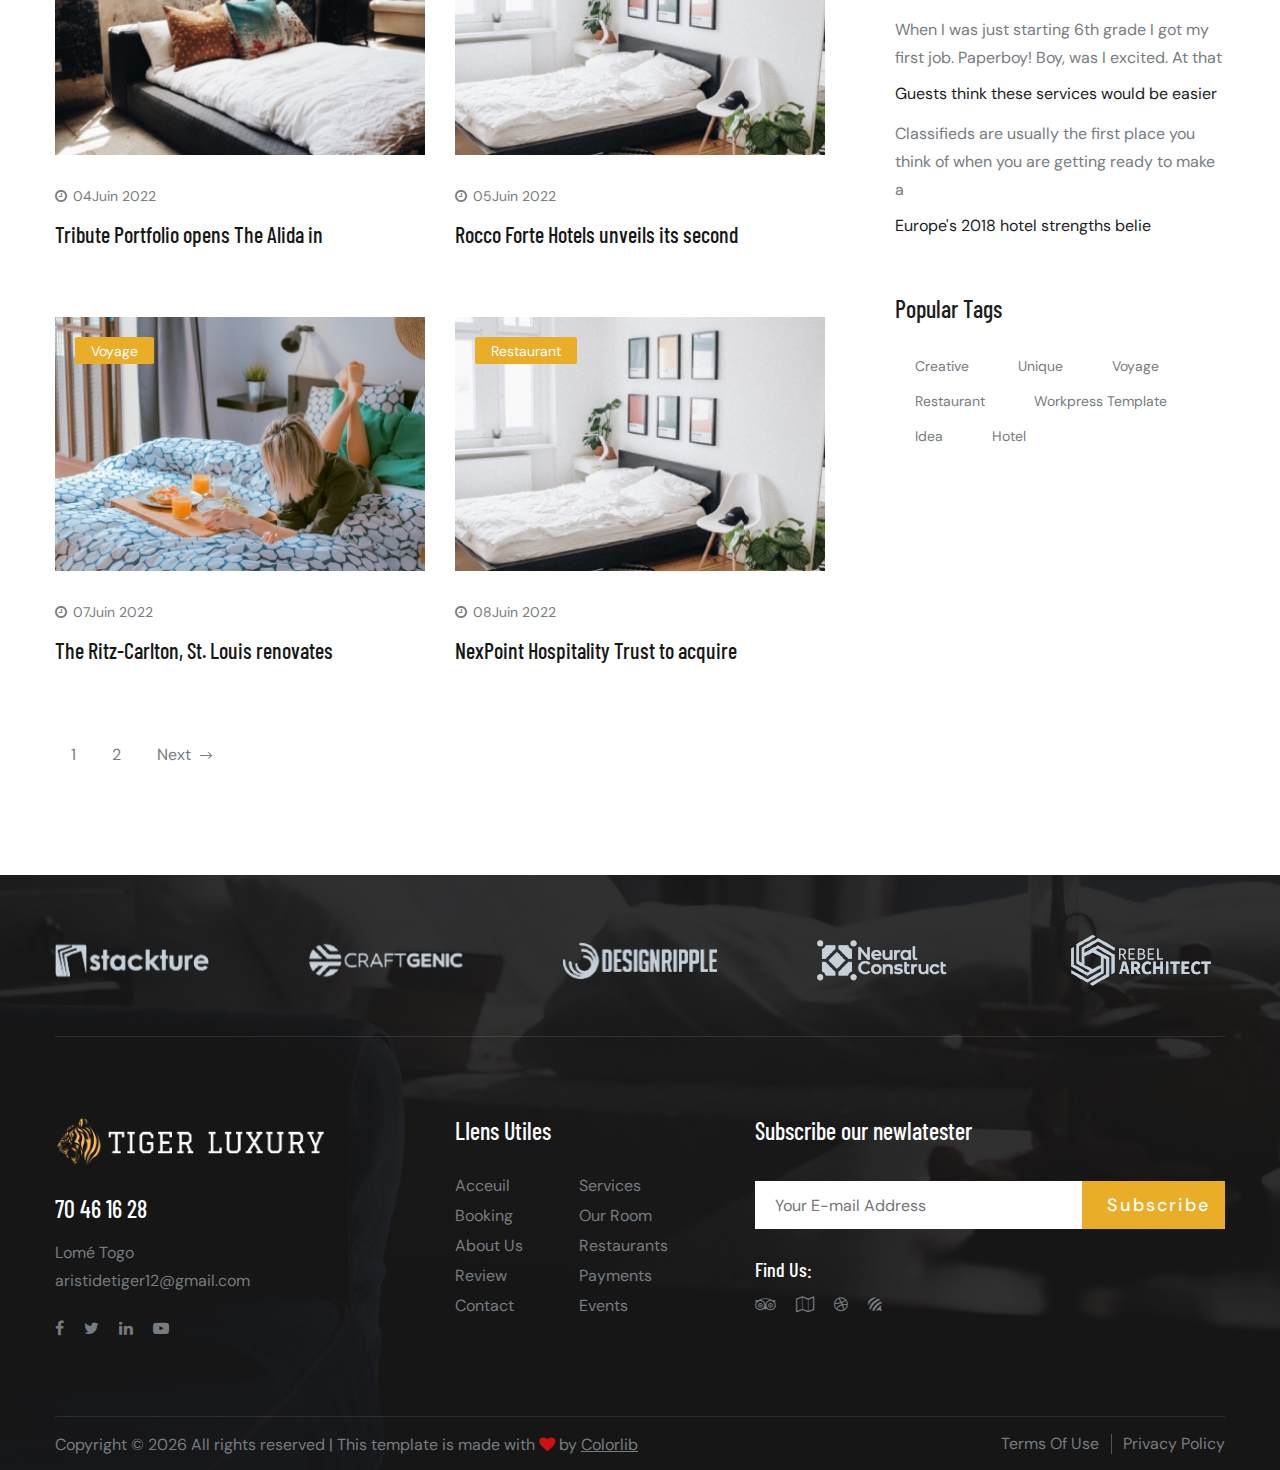
<file: blog.html>
<!DOCTYPE html>
<html lang="zxx">

<head>
    <meta charset="UTF-8">
    <meta name="description" content="Hiroto Template">
    <meta name="keywords" content="Hiroto, unica, creative, html">
    <meta name="viewport" content="width=device-width, initial-scale=1.0">
    <meta http-equiv="X-UA-Compatible" content="ie=edge">
    <title>Hiroto | Template</title>

    <!-- Css Styles -->
    <link rel="stylesheet" href="css/bootstrap.min.css" type="text/css">
    <link rel="stylesheet" href="css/font-awesome.min.css" type="text/css">
    <link rel="stylesheet" href="css/elegant-icons.css" type="text/css">
    <link rel="stylesheet" href="css/nice-select.css" type="text/css">
    <link rel="stylesheet" href="css/jquery-ui.min.css" type="text/css">
    <link rel="stylesheet" href="css/owl.carousel.min.css" type="text/css">
    <link rel="stylesheet" href="css/slicknav.min.css" type="text/css">
    <link rel="stylesheet" href="css/style.css" type="text/css">
</head>

<body>
    <!-- Page Preloder -->
    <div id="preloder">
        <div class="loader"></div>
    </div>

    

    <!-- Header Section Begin -->
    <header class="header">
        
        <div class="header__nav__option">
            <div class="container">
                <div class="row">
                    <div class="col-lg-2">
                        <div class="header__logo">
                            <a href="./index.html"><img src="img/logo.png" alt=""></a>
                        </div>
                    </div>
                    <div class="col-lg-10">
                        <div class="header__nav">
                            <nav class="header__menu">
                                <ul class="menu__class">
                                    <li><a href="./index.html">Acceuil</a></li>
                                    <li><a href="./rooms.html">Chambres</a></li>
                                    <li><a href="./about.html">A Propos</a></li>
                                    <li><a href="#">Pages</a>
                                        <ul class="dropdown">
                                            <li><a href="./about.html">A Propos</a></li>
                                            <li><a href="./room-details.html">Détails de la pièce</a></li>
                                            <li><a href="./blog-details.html">Détails du blog</a></li>
                                        </ul>
                                    </li>
                                    <li class="active"><a href="./blog.html">News</a></li>
                                    <li><a href="./contact.html">Contact</a></li>
                                </ul>
                            </nav>
                            <div class="header__nav__widget">
                                <a href="#">Reservation<span class="arrow_right"></span></a>
                            </div>
                        </div>
                    </div>
                </div>
                <div class="canvas__open">
                    <span class="fa fa-bars"></span>
                </div>
            </div>
        </div>
    </header>
    <!-- Header Section End -->

    <!-- Breadcrumb Begin -->
    <div class="breadcrumb-option set-bg" data-setbg="img/breadcrumb-bg.jpg">
        <div class="container">
            <div class="row">
                <div class="col-lg-12 text-center">
                    <div class="breadcrumb__text">
                        <h1>Our Blog</h1>
                        <div class="breadcrumb__links">
                            <a href="./index.html">Acceuil</a>
                            <span>Blog</span>
                        </div>
                    </div>
                </div>
            </div>
        </div>
    </div>
    <!-- Breadcrumb End -->

    <!-- Blog Section Begin -->
    <section class="blog spad">
        <div class="container">
            <div class="row">
                <div class="col-lg-8 col-md-8">
                    <div class="blog__item__large">
                        <div class="blog__item__large__pic">
                            <img src="img/blog/blog-large.jpg" alt="">
                            <div class="tag">Hotel</div>
                        </div>
                        <div class="blog__item__large__text">
                            <p><i class="fa fa-clock-o"></i> 01Juin 2022</p>
                            <h4><a href="#">Classifieds are usually the first place you think of when you are</a></h4>
                        </div>
                    </div>
                    <div class="row">
                        <div class="col-lg-6 col-md-6">
                            <div class="blog__item">
                                <div class="blog__item__pic">
                                    <img src="img/blog/blog-1.jpg" alt="">
                                    <div class="tag">Event</div>
                                </div>
                                <div class="blog__item__text">
                                    <p><i class="fa fa-clock-o"></i> 02Juin 2022</p>
                                    <h5><a href="#">Guests think these services would be</a></h5>
                                </div>
                            </div>
                        </div>
                        <div class="col-lg-6 col-md-6">
                            <div class="blog__item">
                                <div class="blog__item__pic">
                                    <img src="img/blog/blog-2.jpg" alt="">
                                    <div class="tag">Voyage</div>
                                </div>
                                <div class="blog__item__text">
                                    <p><i class="fa fa-clock-o"></i> 03Juin 2022</p>
                                    <h5><a href="#">Europe's 2018 hotel strengths belie</a></h5>
                                </div>
                            </div>
                        </div>
                        <div class="col-lg-6 col-md-6">
                            <div class="blog__item">
                                <div class="blog__item__pic">
                                    <img src="img/blog/blog-3.jpg" alt="">
                                    <div class="tag">Restaurant</div>
                                </div>
                                <div class="blog__item__text">
                                    <p><i class="fa fa-clock-o"></i> 04Juin 2022</p>
                                    <h5><a href="#">Tribute Portfolio opens The Alida in</a></h5>
                                </div>
                            </div>
                        </div>
                        <div class="col-lg-6 col-md-6">
                            <div class="blog__item">
                                <div class="blog__item__pic">
                                    <img src="img/blog/blog-4.jpg" alt="">
                                    <div class="tag">Hotel</div>
                                </div>
                                <div class="blog__item__text">
                                    <p><i class="fa fa-clock-o"></i> 05Juin 2022</p>
                                    <h5><a href="#">Rocco Forte Hotels unveils its second</a></h5>
                                </div>
                            </div>
                        </div>
                        <div class="col-lg-6 col-md-6">
                            <div class="blog__item">
                                <div class="blog__item__pic">
                                    <img src="img/blog/blog-5.jpg" alt="">
                                    <div class="tag">Voyage</div>
                                </div>
                                <div class="blog__item__text">
                                    <p><i class="fa fa-clock-o"></i> 07Juin 2022</p>
                                    <h5><a href="#">The Ritz-Carlton, St. Louis renovates</a></h5>
                                </div>
                            </div>
                        </div>
                        <div class="col-lg-6 col-md-6">
                            <div class="blog__item">
                                <div class="blog__item__pic">
                                    <img src="img/blog/blog-4.jpg" alt="">
                                    <div class="tag">Restaurant</div>
                                </div>
                                <div class="blog__item__text">
                                    <p><i class="fa fa-clock-o"></i> 08Juin 2022</p>
                                    <h5><a href="#">NexPoint Hospitality Trust to acquire</a></h5>
                                </div>
                            </div>
                        </div>
                        <div class="col-lg-12">
                            <div class="pagination__number blog__pagination">
                                <a href="#">1</a>
                                <a href="#">2</a>
                                <a href="#">Next <span class="arrow_right"></span></a>
                            </div>
                        </div>
                    </div>
                </div>
                <div class="col-lg-4 col-md-4">
                    <div class="blog__sidebar">
                        <div class="blog__sidebar__search">
                            <h4>Search</h4>
                            <form action="#">
                                <input type="text" placeholder="Search...">
                                <button type="submit">Search</button>
                            </form>
                        </div>
                        <div class="blog__sidebar__recent">
                            <h4>Recent Posts</h4>
                            <a href="#" class="blog__sidebar__recent__item">
                                <div class="blog__sidebar__recent__item__pic">
                                    <img src="img/blog/sidebar/recent-1.jpg" alt="">
                                </div>
                                <div class="blog__sidebar__recent__item__text">
                                    <h6>Smart HVAC Solutions Keep It</h6>
                                    <div class="time"><i class="fa fa-clock-o"></i> 01Juin 2022</div>
                                </div>
                            </a>
                            <a href="#" class="blog__sidebar__recent__item">
                                <div class="blog__sidebar__recent__item__pic">
                                    <img src="img/blog/sidebar/recent-2.jpg" alt="">
                                </div>
                                <div class="blog__sidebar__recent__item__text">
                                    <h6>Guests think these services</h6>
                                    <div class="time"><i class="fa fa-clock-o"></i> 02Juin 2022</div>
                                </div>
                            </a>
                            <a href="#" class="blog__sidebar__recent__item">
                                <div class="blog__sidebar__recent__item__pic">
                                    <img src="img/blog/sidebar/recent-3.jpg" alt="">
                                </div>
                                <div class="blog__sidebar__recent__item__text">
                                    <h6>Europe's 2018 hotel strengths</h6>
                                    <div class="time"><i class="fa fa-clock-o"></i> 03Juin 2022</div>
                                </div>
                            </a>
                        </div>
                        <div class="blog__sidebar__categories">
                            <h4>Categories</h4>
                            <ul>
                                <li><a href="#">Life Style</a></li>
                                <li><a href="#">Photography</a></li>
                                <li><a href="#">Work</a></li>
                                <li><a href="#">Voyage</a></li>
                                <li><a href="#">Sport</a></li>
                            </ul>
                        </div>
                        <div class="blog__sidebar__comment">
                            <h4>Recent Comments</h4>
                            <p>Attending a trade show can be a very effective method of promoting your company and its
                            </p>
                            <span>Smart HVAC Solutions Keep It Comfortable</span>
                            <p>When I was just starting 6th grade I got my first job. Paperboy! Boy, was I excited. At
                                that</p>
                            <span>Guests think these services would be easier</span>
                            <p>Classifieds are usually the first place you think of when you are getting ready to make a
                            </p>
                            <span>Europe's 2018 hotel strengths belie</span>
                        </div>
                        <div class="blog__sidebar__tags">
                            <h4>Popular Tags</h4>
                            <a href="#">Creative</a>
                            <a href="#">Unique</a>
                            <a href="#">Voyage</a>
                            <a href="#">Restaurant</a>
                            <a href="#">Workpress Template</a>
                            <a href="#">Idea</a>
                            <a href="#">Hotel</a>
                        </div>
                    </div>
                </div>
            </div>
        </div>
    </section>
    <!-- Blog Section End -->

    <!-- Footer Section Begin -->
    <footer class="footer set-bg" data-setbg="img/footer-bg.jpg">
        <div class="container">
            <div class="row">
                <div class="col-lg-12">
                    <div class="logo__carousel owl-carousel">
                        <div class="logo__carousel__item">
                            <a href="#"><img src="img/logo/logo-1.png" alt=""></a>
                        </div>
                        <div class="logo__carousel__item">
                            <a href="#"><img src="img/logo/logo-2.png" alt=""></a>
                        </div>
                        <div class="logo__carousel__item">
                            <a href="#"><img src="img/logo/logo-3.png" alt=""></a>
                        </div>
                        <div class="logo__carousel__item">
                            <a href="#"><img src="img/logo/logo-4.png" alt=""></a>
                        </div>
                        <div class="logo__carousel__item">
                            <a href="#"><img src="img/logo/logo-5.png" alt=""></a>
                        </div>
                    </div>
                </div>
            </div>
        </div>
        <div class="container">
            <div class="footer__content">
                <div class="row">
                    <div class="col-lg-3 col-md-6 col-sm-6">
                        <div class="footer__about">
                            <div class="footer__logo">
                                <a href="#"><img src="img/logo.png" alt=""></a>
                            </div>
                            <h4>70 46 16 28</h4>
                            <ul>
                                <li>Lomé Togo</li>
                                <li>aristidetiger12@gmail.com</li>
                            </ul>
                            <div class="footer__social">
                                <a href="#"><i class="fa fa-facebook"></i></a>
                                <a href="#"><i class="fa fa-twitter"></i></a>
                                <a href="#"><i class="fa fa-linkedin"></i></a>
                                <a href="#"><i class="fa fa-youtube-play"></i></a>
                            </div>
                        </div>
                    </div>
                    <div class="col-lg-3 offset-lg-1 col-md-5 offset-md-1 col-sm-6">
                        <div class="footer__widget">
                            <h4>LIens Utiles</h4>
                            <ul>
                                <li><a href="#">Acceuil</a></li>
                                <li><a href="#">Booking</a></li>
                                <li><a href="#">About Us</a></li>
                                <li><a href="#">Review</a></li>
                                <li><a href="#">Contact</a></li>
                            </ul>
                            <ul>
                                <li><a href="#">Services</a></li>
                                <li><a href="#">Our Room</a></li>
                                <li><a href="#">Restaurants</a></li>
                                <li><a href="#">Payments</a></li>
                                <li><a href="#">Events</a></li>
                            </ul>
                        </div>
                    </div>
                    <div class="col-lg-5 col-md-8 col-sm-12">
                        <div class="footer__newslatter">
                            <h4>Subscribe our newlatester</h4>
                            <form action="#">
                                <input type="text" placeholder="Your E-mail Address">
                                <button type="submit">Subscribe</button>
                            </form>
                            <div class="footer__newslatter__find">
                                <h5>Find Us:</h5>
                                <div class="footer__newslatter__find__links">
                                    <a href="#"><i class="fa fa-tripadvisor"></i></a>
                                    <a href="#"><i class="fa fa-map-o"></i></a>
                                    <a href="#"><i class="fa fa-dribbble"></i></a>
                                    <a href="#"><i class="fa fa-forumbee"></i></a>
                                </div>
                            </div>
                        </div>
                    </div>
                </div>
            </div>
            <div class="footer__copyright">
                <div class="row">
                    <div class="col-lg-7 col-md-7">
                        <!-- Link back to Colorlib can't be removed. Template is licensed under CC BY 3.0. -->
                        <div class="footer__copyright__text">
                            <p>Copyright &copy; <script>document.write(new Date().getFullYear());</script> All rights reserved | This template is made with <i class="fa fa-heart" aria-hidden="true"></i> by <a href="https://colorlib.com" target="_blank">Colorlib</a></p>
                        </div>
                        <!-- Link back to Colorlib can't be removed. Template is licensed under CC BY 3.0. -->
                    </div>
                    <div class="col-lg-5 col-md-5">
                        <ul class="footer__copyright__links">
                            <li><a href="#">Terms Of Use</a></li>
                            <li><a href="#">Privacy Policy</a></li>
                        </ul>
                    </div>
                </div>
            </div>
        </div>
    </footer>
    <!-- Footer Section End -->

    <!-- Js Plugins -->
    <script src="js/jquery-3.3.1.min.js"></script>
    <script src="js/bootstrap.min.js"></script>
    <script src="js/jquery.nice-select.min.js"></script>
    <script src="js/jquery-ui.min.js"></script>
    <script src="js/jquery.slicknav.js"></script>
    <script src="js/owl.carousel.min.js"></script>
    <script src="js/main.js"></script>
</body>

</html>
</file>
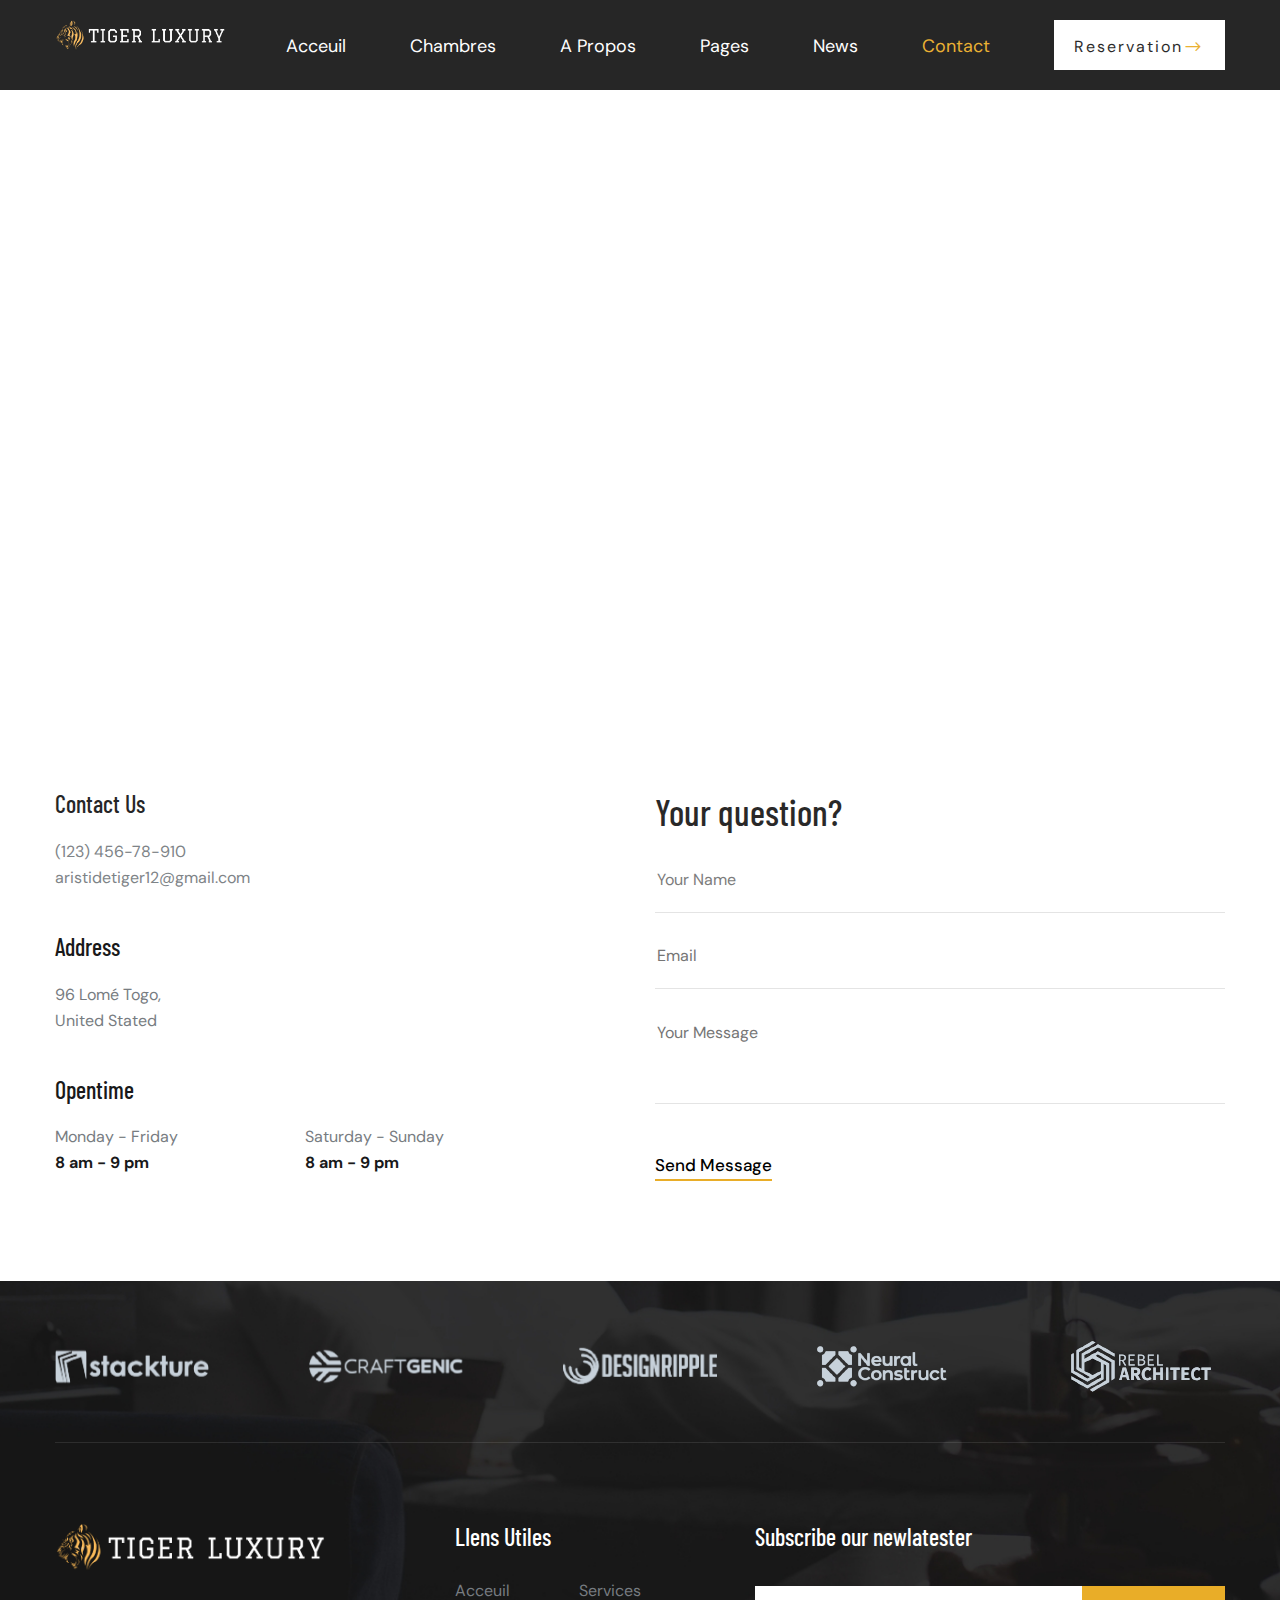
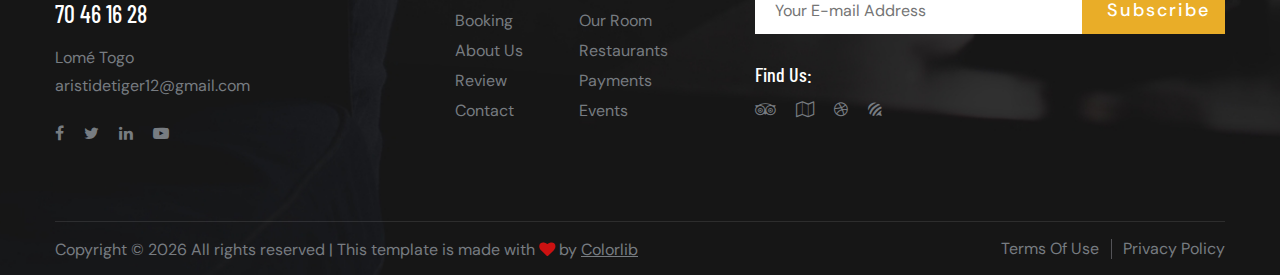
<file: contact.html>
<!DOCTYPE html>
<html lang="zxx">

<head>
    <meta charset="UTF-8">
    <meta name="description" content="Hiroto Template">
    <meta name="keywords" content="Hiroto, unica, creative, html">
    <meta name="viewport" content="width=device-width, initial-scale=1.0">
    <meta http-equiv="X-UA-Compatible" content="ie=edge">
    <title>Hiroto | Template</title>

    <!-- Css Styles -->
    <link rel="stylesheet" href="css/bootstrap.min.css" type="text/css">
    <link rel="stylesheet" href="css/font-awesome.min.css" type="text/css">
    <link rel="stylesheet" href="css/elegant-icons.css" type="text/css">
    <link rel="stylesheet" href="css/nice-select.css" type="text/css">
    <link rel="stylesheet" href="css/jquery-ui.min.css" type="text/css">
    <link rel="stylesheet" href="css/owl.carousel.min.css" type="text/css">
    <link rel="stylesheet" href="css/slicknav.min.css" type="text/css">
    <link rel="stylesheet" href="css/style.css" type="text/css">
</head>

<body>
    <!-- Page Preloder -->
    <div id="preloder">
        <div class="loader"></div>
    </div>

    

    <!-- Header Section Begin -->
    <header class="header">
        
        <div class="header__nav__option">
            <div class="container">
                <div class="row">
                    <div class="col-lg-2">
                        <div class="header__logo">
                            <a href="./index.html"><img src="img/logo.png" alt=""></a>
                        </div>
                    </div>
                    <div class="col-lg-10">
                        <div class="header__nav">
                            <nav class="header__menu">
                                <ul class="menu__class">
                                    <li><a href="./index.html">Acceuil</a></li>
                                    <li><a href="./rooms.html">Chambres</a></li>
                                    <li><a href="./about.html">A Propos</a></li>
                                    <li><a href="#">Pages</a>
                                        <ul class="dropdown">
                                            <li><a href="./about.html">A Propos</a></li>
                                            <li><a href="./room-details.html">Détails de la pièce</a></li>
                                            <li><a href="./blog-details.html">Détails du blog</a></li>
                                        </ul>
                                    </li>
                                    <li><a href="./blog.html">News</a></li>
                                    <li class="active"><a href="./contact.html">Contact</a></li>
                                </ul>
                            </nav>
                            <div class="header__nav__widget">
                                <a href="#">Reservation<span class="arrow_right"></span></a>
                            </div>
                        </div>
                    </div>
                </div>
                <div class="canvas__open">
                    <span class="fa fa-bars"></span>
                </div>
            </div>
        </div>
    </header>
    <!-- Header Section End -->

    <!-- Map Begin -->
    <div class="map">
        <iframe
            src="https://www.google.com/maps/embed?pb=!1m18!1m12!1m3!1d2942.5524090066037!2d-71.10245469994108!3d42.47980730490846!2m3!1f0!2f0!3f0!3m2!1i1024!2i768!4f13.1!3m3!1m2!1s0x89e3748250c43a43%3A0xe1b9879a5e9b6657!2sWinter%20Street%20Public%20Parking%20Lot!5e0!3m2!1sen!2sbd!4v1577299251173!5m2!1sen!2sbd"
            height="600" style="border:0;" allowfullscreen=""></iframe>
    </div>
    <!-- Map End -->

    <!-- Contact Section Begin -->
    <section class="contact spad">
        <div class="container">
            <div class="row">
                <div class="col-lg-5 col-md-6 col-sm-5">
                    <div class="contact__widget">
                        <div class="contact__widget__item">
                            <h4>Contact Us</h4>
                            <ul>
                                <li>(123) 456-78-910</li>
                                <li>aristidetiger12@gmail.com</li>
                            </ul>
                        </div>
                        <div class="contact__widget__item">
                            <h4>Address</h4>
                            <p>96 Lomé Togo, <br />United Stated</p>
                        </div>
                        <div class="contact__widget__time">
                            <h4>Opentime</h4>
                            <div class="row">
                                <div class="col-lg-6 col-md-6 col-sm-6">
                                    <div class="contact__widget__time__item">
                                        <ul>
                                            <li>Monday - Friday</li>
                                            <li><span>8 am - 9 pm</span></li>
                                        </ul>
                                    </div>
                                </div>
                                <div class="col-lg-6 col-md-6 col-sm-6">
                                    <div class="contact__widget__time__item">
                                        <ul>
                                            <li>Saturday - Sunday</li>
                                            <li><span>8 am - 9 pm</span></li>
                                        </ul>
                                    </div>
                                </div>
                            </div>
                        </div>
                    </div>
                </div>
                <div class="col-lg-6 offset-lg-1 col-md-6 col-sm-7">
                    <div class="contact__form">
                        <h2>Your question?</h2>
                        <form action="#">
                            <input type="text" placeholder="Your Name">
                            <input type="text" placeholder="Email">
                            <textarea placeholder="Your Message"></textarea>
                            <button type="submit">Send Message</button>
                        </form>
                    </div>
                </div>
            </div>
        </div>
    </section>
    <!-- Contact Section End -->

    <!-- Footer Section Begin -->
    <footer class="footer set-bg" data-setbg="img/footer-bg.jpg">
        <div class="container">
            <div class="row">
                <div class="col-lg-12">
                    <div class="logo__carousel owl-carousel">
                        <div class="logo__carousel__item">
                            <a href="#"><img src="img/logo/logo-1.png" alt=""></a>
                        </div>
                        <div class="logo__carousel__item">
                            <a href="#"><img src="img/logo/logo-2.png" alt=""></a>
                        </div>
                        <div class="logo__carousel__item">
                            <a href="#"><img src="img/logo/logo-3.png" alt=""></a>
                        </div>
                        <div class="logo__carousel__item">
                            <a href="#"><img src="img/logo/logo-4.png" alt=""></a>
                        </div>
                        <div class="logo__carousel__item">
                            <a href="#"><img src="img/logo/logo-5.png" alt=""></a>
                        </div>
                    </div>
                </div>
            </div>
        </div>
        <div class="container">
            <div class="footer__content">
                <div class="row">
                    <div class="col-lg-3 col-md-6 col-sm-6">
                        <div class="footer__about">
                            <div class="footer__logo">
                                <a href="#"><img src="img/logo.png" alt=""></a>
                            </div>
                            <h4>70 46 16 28</h4>
                            <ul>
                                <li>Lomé Togo</li>
                                <li>aristidetiger12@gmail.com</li>
                            </ul>
                            <div class="footer__social">
                                <a href="#"><i class="fa fa-facebook"></i></a>
                                <a href="#"><i class="fa fa-twitter"></i></a>
                                <a href="#"><i class="fa fa-linkedin"></i></a>
                                <a href="#"><i class="fa fa-youtube-play"></i></a>
                            </div>
                        </div>
                    </div>
                    <div class="col-lg-3 offset-lg-1 col-md-5 offset-md-1 col-sm-6">
                        <div class="footer__widget">
                            <h4>LIens Utiles</h4>
                            <ul>
                                <li><a href="#">Acceuil</a></li>
                                <li><a href="#">Booking</a></li>
                                <li><a href="#">About Us</a></li>
                                <li><a href="#">Review</a></li>
                                <li><a href="#">Contact</a></li>
                            </ul>
                            <ul>
                                <li><a href="#">Services</a></li>
                                <li><a href="#">Our Room</a></li>
                                <li><a href="#">Restaurants</a></li>
                                <li><a href="#">Payments</a></li>
                                <li><a href="#">Events</a></li>
                            </ul>
                        </div>
                    </div>
                    <div class="col-lg-5 col-md-8 col-sm-12">
                        <div class="footer__newslatter">
                            <h4>Subscribe our newlatester</h4>
                            <form action="#">
                                <input type="text" placeholder="Your E-mail Address">
                                <button type="submit">Subscribe</button>
                            </form>
                            <div class="footer__newslatter__find">
                                <h5>Find Us:</h5>
                                <div class="footer__newslatter__find__links">
                                    <a href="#"><i class="fa fa-tripadvisor"></i></a>
                                    <a href="#"><i class="fa fa-map-o"></i></a>
                                    <a href="#"><i class="fa fa-dribbble"></i></a>
                                    <a href="#"><i class="fa fa-forumbee"></i></a>
                                </div>
                            </div>
                        </div>
                    </div>
                </div>
            </div>
            <div class="footer__copyright">
                <div class="row">
                    <div class="col-lg-7 col-md-7">
                        <!-- Link back to Colorlib can't be removed. Template is licensed under CC BY 3.0. -->
                        <div class="footer__copyright__text">
                            <p>Copyright &copy; <script>document.write(new Date().getFullYear());</script> All rights reserved | This template is made with <i class="fa fa-heart" aria-hidden="true"></i> by <a href="https://colorlib.com" target="_blank">Colorlib</a></p>
                        </div>
                        <!-- Link back to Colorlib can't be removed. Template is licensed under CC BY 3.0. -->
                    </div>
                    <div class="col-lg-5 col-md-5">
                        <ul class="footer__copyright__links">
                            <li><a href="#">Terms Of Use</a></li>
                            <li><a href="#">Privacy Policy</a></li>
                        </ul>
                    </div>
                </div>
            </div>
        </div>
    </footer>
    <!-- Footer Section End -->

    <!-- Js Plugins -->
    <script src="js/jquery-3.3.1.min.js"></script>
    <script src="js/bootstrap.min.js"></script>
    <script src="js/jquery.nice-select.min.js"></script>
    <script src="js/jquery-ui.min.js"></script>
    <script src="js/jquery.slicknav.js"></script>
    <script src="js/owl.carousel.min.js"></script>
    <script src="js/main.js"></script>
</body>

</html>
</file>
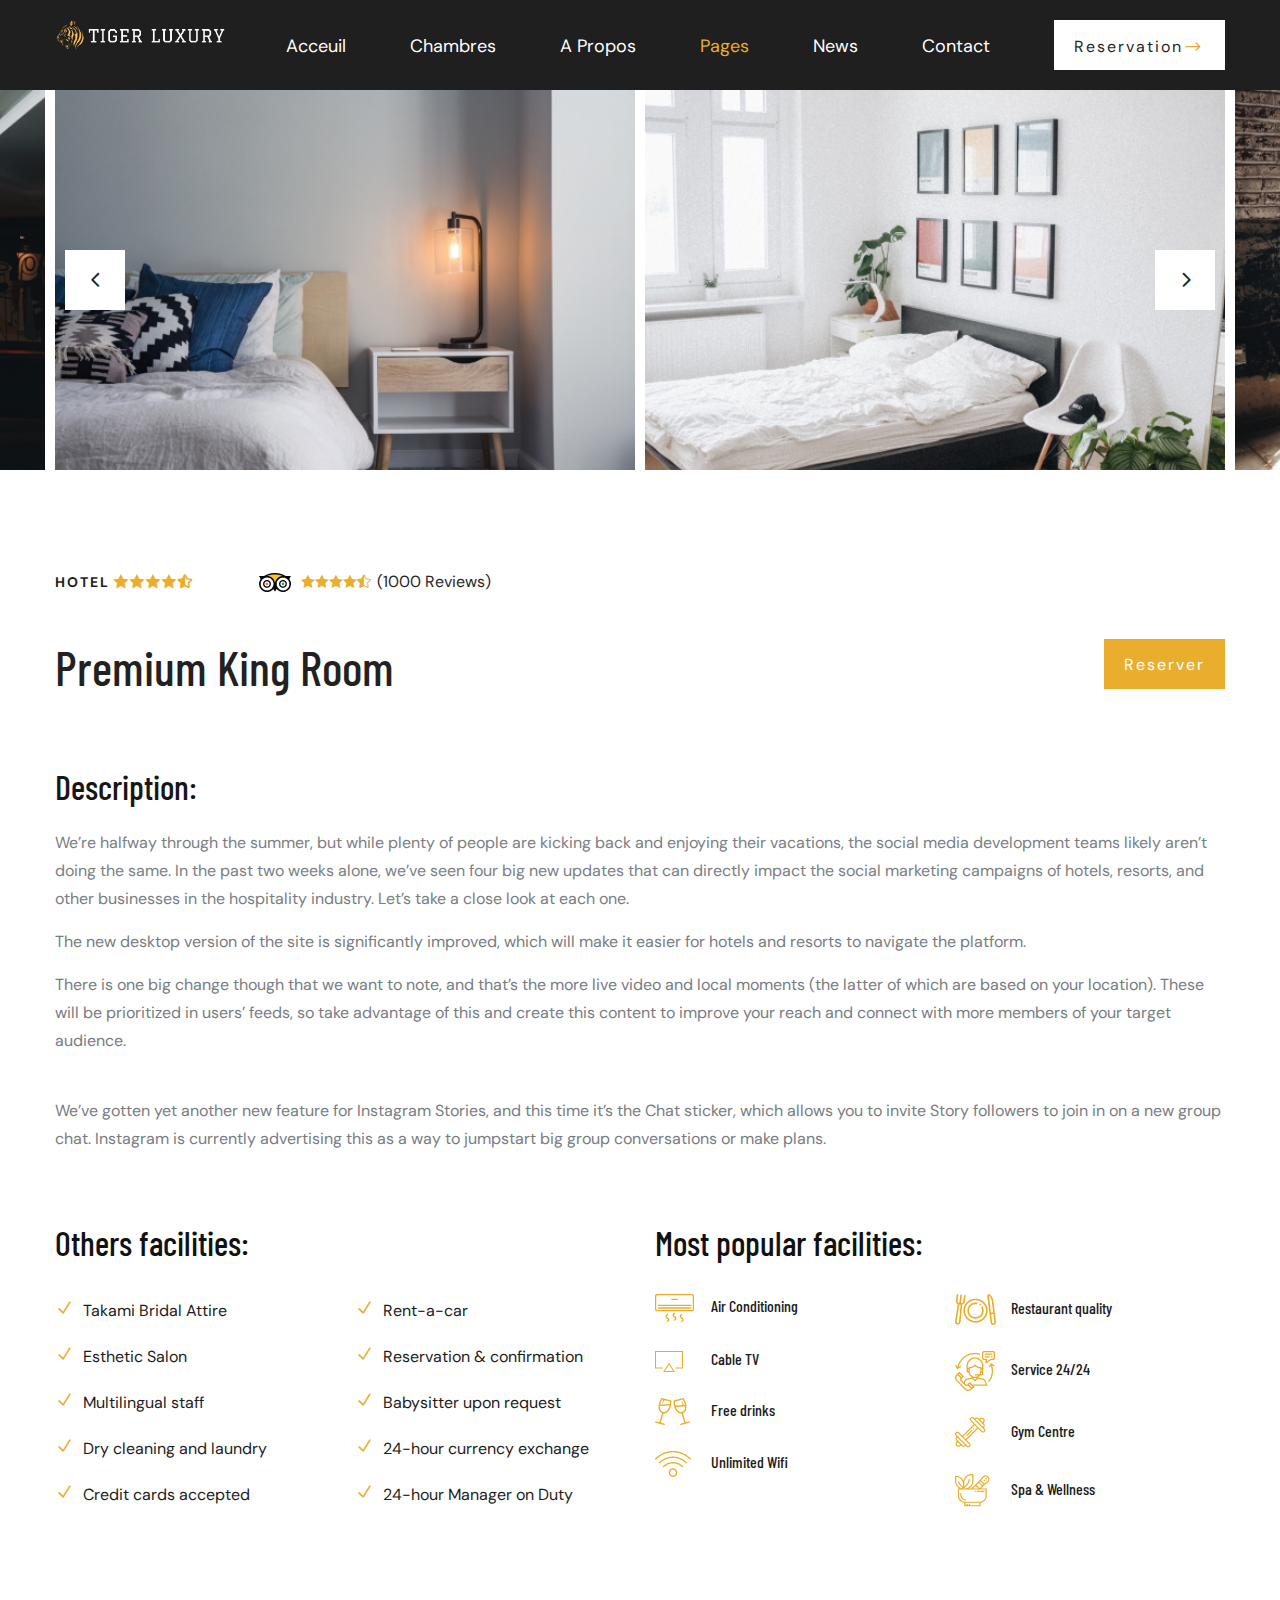
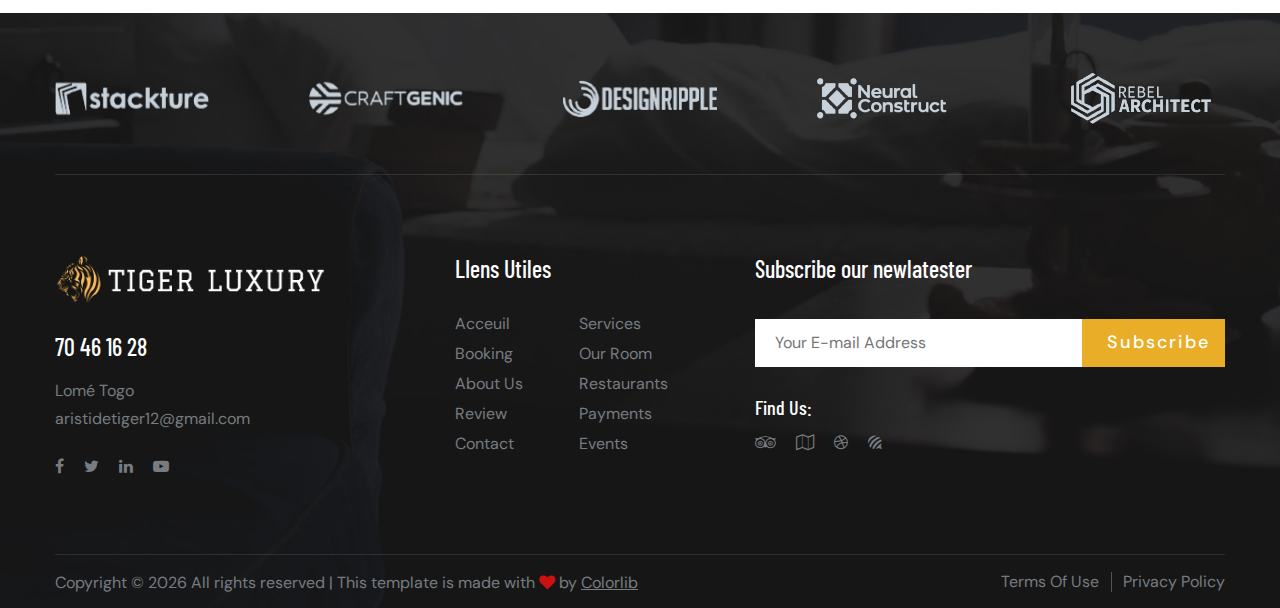
<file: room-details.html>
<!DOCTYPE html>
<html lang="zxx">

<head>
    <meta charset="UTF-8">
    <meta name="description" content="Hiroto Template">
    <meta name="keywords" content="Hiroto, unica, creative, html">
    <meta name="viewport" content="width=device-width, initial-scale=1.0">
    <meta http-equiv="X-UA-Compatible" content="ie=edge">
    <title>Hiroto | Template</title>

    <!-- Css Styles -->
    <link rel="stylesheet" href="css/bootstrap.min.css" type="text/css">
    <link rel="stylesheet" href="css/font-awesome.min.css" type="text/css">
    <link rel="stylesheet" href="css/elegant-icons.css" type="text/css">
    <link rel="stylesheet" href="css/nice-select.css" type="text/css">
    <link rel="stylesheet" href="css/jquery-ui.min.css" type="text/css">
    <link rel="stylesheet" href="css/owl.carousel.min.css" type="text/css">
    <link rel="stylesheet" href="css/slicknav.min.css" type="text/css">
    <link rel="stylesheet" href="css/style.css" type="text/css">
</head>

<body>
    <!-- Page Preloder -->
    <div id="preloder">
        <div class="loader"></div>
    </div>

    

    <!-- Header Section Begin -->
    <header class="header">
        
        <div class="header__nav__option">
            <div class="container">
                <div class="row">
                    <div class="col-lg-2">
                        <div class="header__logo">
                            <a href="./index.html"><img src="img/logo.png" alt=""></a>
                        </div>
                    </div>
                    <div class="col-lg-10">
                        <div class="header__nav">
                            <nav class="header__menu">
                                <ul class="menu__class">
                                    <li><a href="./index.html">Acceuil</a></li>
                                    <li><a href="./rooms.html">Chambres</a></li>
                                    <li><a href="./about.html">A Propos</a></li>
                                    <li class="active"><a href="#">Pages</a>
                                        <ul class="dropdown">
                                            <li><a href="./about.html">A Propos</a></li>
                                            <li><a href="./room-details.html">Détails de la pièce</a></li>
                                            <li><a href="./blog-details.html">Détails du blog</a></li>
                                        </ul>
                                    </li>
                                    <li><a href="./blog.html">News</a></li>
                                    <li><a href="./contact.html">Contact</a></li>
                                </ul>
                            </nav>
                            <div class="header__nav__widget">
                                <a href="#">Reservation<span class="arrow_right"></span></a>
                            </div>
                        </div>
                    </div>
                </div>
                <div class="canvas__open">
                    <span class="fa fa-bars"></span>
                </div>
            </div>
        </div>
    </header>
    <!-- Header Section End -->

    <!-- Room Details Slider Begin -->
    <div class="room-details-slider">
        <div class="container">
            <div class="room__details__pic__slider owl-carousel">
                <div class="room__details__pic__slider__item set-bg" data-setbg="img/rooms/details/rd-1.jpg"></div>
                <div class="room__details__pic__slider__item set-bg" data-setbg="img/rooms/details/rd-2.jpg"></div>
                <div class="room__details__pic__slider__item set-bg" data-setbg="img/rooms/details/rd-3.jpg"></div>
                <div class="room__details__pic__slider__item set-bg" data-setbg="img/rooms/details/rd-4.jpg"></div>
            </div>
        </div>
    </div>
    <!-- Room Details Slider End -->

    <!-- Rooms Details Section Begin -->
    <section class="room-details spad">
        <div class="container">
            <div class="row">
                <div class="col-lg-12">
                    <div class="room__details__content">
                        <div class="room__details__rating">
                            <div class="room__details__hotel">
                                <span>Hotel</span>
                                <div class="room__details__hotel__rating">
                                    <span class="icon_star"></span>
                                    <span class="icon_star"></span>
                                    <span class="icon_star"></span>
                                    <span class="icon_star"></span>
                                    <span class="icon_star-half_alt"></span>
                                </div>
                            </div>
                            <div class="room__details__advisor">
                                <img src="img/rooms/details/tripadvisor.png" alt="">
                                <div class="room__details__advisor__rating">
                                    <span class="icon_star"></span>
                                    <span class="icon_star"></span>
                                    <span class="icon_star"></span>
                                    <span class="icon_star"></span>
                                    <span class="icon_star-half_alt"></span>
                                </div>
                                <span class="review">(1000 Reviews)</span>
                            </div>
                        </div>
                        <div class="room__details__title">
                            <h2>Premium King Room</h2>
                            <a href="#" class="primary-btn">Reserver</a>
                        </div>
                        <div class="room__details__desc">
                            <h2>Description:</h2>
                            <p>We’re halfway through the summer, but while plenty of people are kicking back and
                                enjoying their vacations, the social media development teams likely aren’t doing the
                                same. In the past two weeks alone, we’ve seen four big new updates that can directly
                                impact the social marketing campaigns of hotels, resorts, and other businesses in the
                                hospitality industry. Let’s take a close look at each one.</p>
                            <p>The new desktop version of the site is significantly improved, which will make it easier
                                for hotels and resorts to navigate the platform.</p>
                            <p>There is one big change though that we want to note, and that’s the more live video and
                                local moments (the latter of which are based on your location). These will be
                                prioritized in users’ feeds, so take advantage of this and create this content to
                                improve your reach and connect with more members of your target audience.</p>
                            <p>We’ve gotten yet another new feature for Instagram Stories, and this time it’s the Chat
                                sticker, which allows you to invite Story followers to join in on a new group chat.
                                Instagram is currently advertising this as a way to jumpstart big group conversations or
                                make plans.</p>
                        </div>
                        <div class="row">
                            <div class="col-lg-6 col-md-6 col-sm-6">
                                <div class="room__details__facilities">
                                    <h2>Others facilities:</h2>
                                    <div class="row">
                                        <div class="col-lg-6">
                                            <ul>
                                                <li><span class="icon_check"></span> Takami Bridal Attire</li>
                                                <li><span class="icon_check"></span> Esthetic Salon</li>
                                                <li><span class="icon_check"></span> Multilingual staff</li>
                                                <li><span class="icon_check"></span> Dry cleaning and laundry</li>
                                                <li><span class="icon_check"></span> Credit cards accepted</li>
                                            </ul>
                                        </div>
                                        <div class="col-lg-6">
                                            <ul>
                                                <li><span class="icon_check"></span> Rent-a-car</li>
                                                <li><span class="icon_check"></span> Reservation & confirmation</li>
                                                <li><span class="icon_check"></span> Babysitter upon request</li>
                                                <li><span class="icon_check"></span> 24-hour currency exchange</li>
                                                <li><span class="icon_check"></span> 24-hour Manager on Duty</li>
                                            </ul>
                                        </div>
                                    </div>
                                </div>
                            </div>
                            <div class="col-lg-6 col-md-6 col-sm-6">
                                <div class="room__details__more__facilities">
                                    <h2>Most popular facilities:</h2>
                                    <div class="row">
                                        <div class="col-lg-6">
                                            <div class="room__details__more__facilities__item">
                                                <div class="icon"><img src="img/rooms/details/facilities/fac-1.png"
                                                        alt=""></div>
                                                <h6>Air Conditioning</h6>
                                            </div>
                                            <div class="room__details__more__facilities__item">
                                                <div class="icon"><img src="img/rooms/details/facilities/fac-2.png"
                                                        alt=""></div>
                                                <h6>Cable TV</h6>
                                            </div>
                                            <div class="room__details__more__facilities__item">
                                                <div class="icon"><img src="img/rooms/details/facilities/fac-3.png"
                                                        alt=""></div>
                                                <h6>Free drinks</h6>
                                            </div>
                                            <div class="room__details__more__facilities__item">
                                                <div class="icon"><img src="img/rooms/details/facilities/fac-4.png"
                                                        alt=""></div>
                                                <h6>Unlimited Wifi</h6>
                                            </div>
                                        </div>
                                        <div class="col-lg-6">
                                            <div class="room__details__more__facilities__item">
                                                <div class="icon"><img src="img/rooms/details/facilities/fac-5.png"
                                                        alt=""></div>
                                                <h6>Restaurant quality</h6>
                                            </div>
                                            <div class="room__details__more__facilities__item">
                                                <div class="icon"><img src="img/rooms/details/facilities/fac-6.png"
                                                        alt=""></div>
                                                <h6>Service 24/24</h6>
                                            </div>
                                            <div class="room__details__more__facilities__item">
                                                <div class="icon"><img src="img/rooms/details/facilities/fac-7.png"
                                                        alt=""></div>
                                                <h6>Gym Centre</h6>
                                            </div>
                                            <div class="room__details__more__facilities__item">
                                                <div class="icon"><img src="img/rooms/details/facilities/fac-8.png"
                                                        alt=""></div>
                                                <h6>Spa & Wellness</h6>
                                            </div>
                                        </div>
                                    </div>
                                </div>
                            </div>
                        </div>
                    </div>
                </div>
            </div>
        </div>
    </section>
    <!-- Rooms Details Section End -->

    <!-- Footer Section Begin -->
    <footer class="footer set-bg" data-setbg="img/footer-bg.jpg">
        <div class="container">
            <div class="row">
                <div class="col-lg-12">
                    <div class="logo__carousel owl-carousel">
                        <div class="logo__carousel__item">
                            <a href="#"><img src="img/logo/logo-1.png" alt=""></a>
                        </div>
                        <div class="logo__carousel__item">
                            <a href="#"><img src="img/logo/logo-2.png" alt=""></a>
                        </div>
                        <div class="logo__carousel__item">
                            <a href="#"><img src="img/logo/logo-3.png" alt=""></a>
                        </div>
                        <div class="logo__carousel__item">
                            <a href="#"><img src="img/logo/logo-4.png" alt=""></a>
                        </div>
                        <div class="logo__carousel__item">
                            <a href="#"><img src="img/logo/logo-5.png" alt=""></a>
                        </div>
                    </div>
                </div>
            </div>
        </div>
        <div class="container">
            <div class="footer__content">
                <div class="row">
                    <div class="col-lg-3 col-md-6 col-sm-6">
                        <div class="footer__about">
                            <div class="footer__logo">
                                <a href="#"><img src="img/logo.png" alt=""></a>
                            </div>
                            <h4>70 46 16 28</h4>
                            <ul>
                                <li>Lomé Togo</li>
                                <li>aristidetiger12@gmail.com</li>
                            </ul>
                            <div class="footer__social">
                                <a href="#"><i class="fa fa-facebook"></i></a>
                                <a href="#"><i class="fa fa-twitter"></i></a>
                                <a href="#"><i class="fa fa-linkedin"></i></a>
                                <a href="#"><i class="fa fa-youtube-play"></i></a>
                            </div>
                        </div>
                    </div>
                    <div class="col-lg-3 offset-lg-1 col-md-5 offset-md-1 col-sm-6">
                        <div class="footer__widget">
                            <h4>LIens Utiles</h4>
                            <ul>
                                <li><a href="#">Acceuil</a></li>
                                <li><a href="#">Booking</a></li>
                                <li><a href="#">About Us</a></li>
                                <li><a href="#">Review</a></li>
                                <li><a href="#">Contact</a></li>
                            </ul>
                            <ul>
                                <li><a href="#">Services</a></li>
                                <li><a href="#">Our Room</a></li>
                                <li><a href="#">Restaurants</a></li>
                                <li><a href="#">Payments</a></li>
                                <li><a href="#">Events</a></li>
                            </ul>
                        </div>
                    </div>
                    <div class="col-lg-5 col-md-8 col-sm-12">
                        <div class="footer__newslatter">
                            <h4>Subscribe our newlatester</h4>
                            <form action="#">
                                <input type="text" placeholder="Your E-mail Address">
                                <button type="submit">Subscribe</button>
                            </form>
                            <div class="footer__newslatter__find">
                                <h5>Find Us:</h5>
                                <div class="footer__newslatter__find__links">
                                    <a href="#"><i class="fa fa-tripadvisor"></i></a>
                                    <a href="#"><i class="fa fa-map-o"></i></a>
                                    <a href="#"><i class="fa fa-dribbble"></i></a>
                                    <a href="#"><i class="fa fa-forumbee"></i></a>
                                </div>
                            </div>
                        </div>
                    </div>
                </div>
            </div>
            <div class="footer__copyright">
                <div class="row">
                    <div class="col-lg-7 col-md-7">
                        <!-- Link back to Colorlib can't be removed. Template is licensed under CC BY 3.0. -->
                        <div class="footer__copyright__text">
                            <p>Copyright &copy; <script>document.write(new Date().getFullYear());</script> All rights reserved | This template is made with <i class="fa fa-heart" aria-hidden="true"></i> by <a href="https://colorlib.com" target="_blank">Colorlib</a></p>
                        </div>
                        <!-- Link back to Colorlib can't be removed. Template is licensed under CC BY 3.0. -->
                    </div>
                    <div class="col-lg-5 col-md-5">
                        <ul class="footer__copyright__links">
                            <li><a href="#">Terms Of Use</a></li>
                            <li><a href="#">Privacy Policy</a></li>
                        </ul>
                    </div>
                </div>
            </div>
        </div>
    </footer>
    <!-- Footer Section End -->

    <!-- Js Plugins -->
    <script src="js/jquery-3.3.1.min.js"></script>
    <script src="js/bootstrap.min.js"></script>
    <script src="js/jquery.nice-select.min.js"></script>
    <script src="js/jquery-ui.min.js"></script>
    <script src="js/jquery.slicknav.js"></script>
    <script src="js/owl.carousel.min.js"></script>
    <script src="js/main.js"></script>
</body>

</html>
</file>
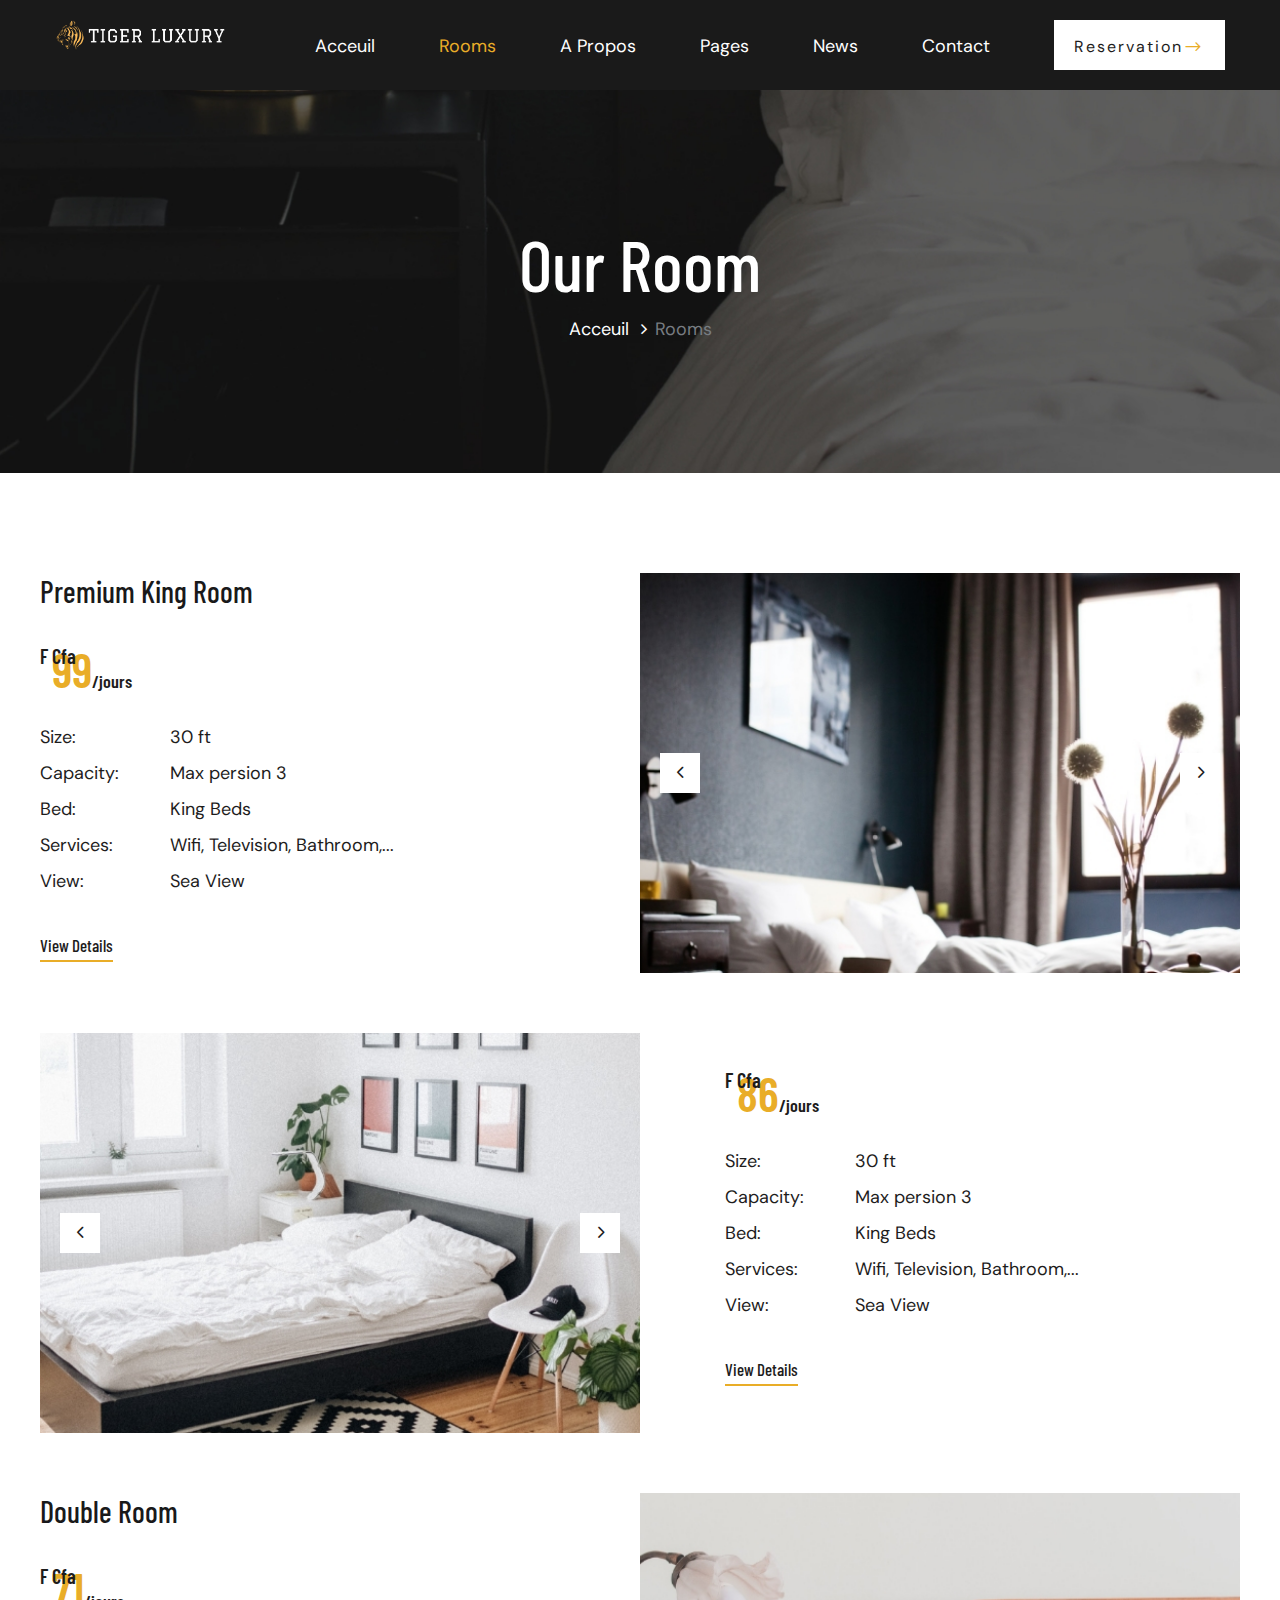
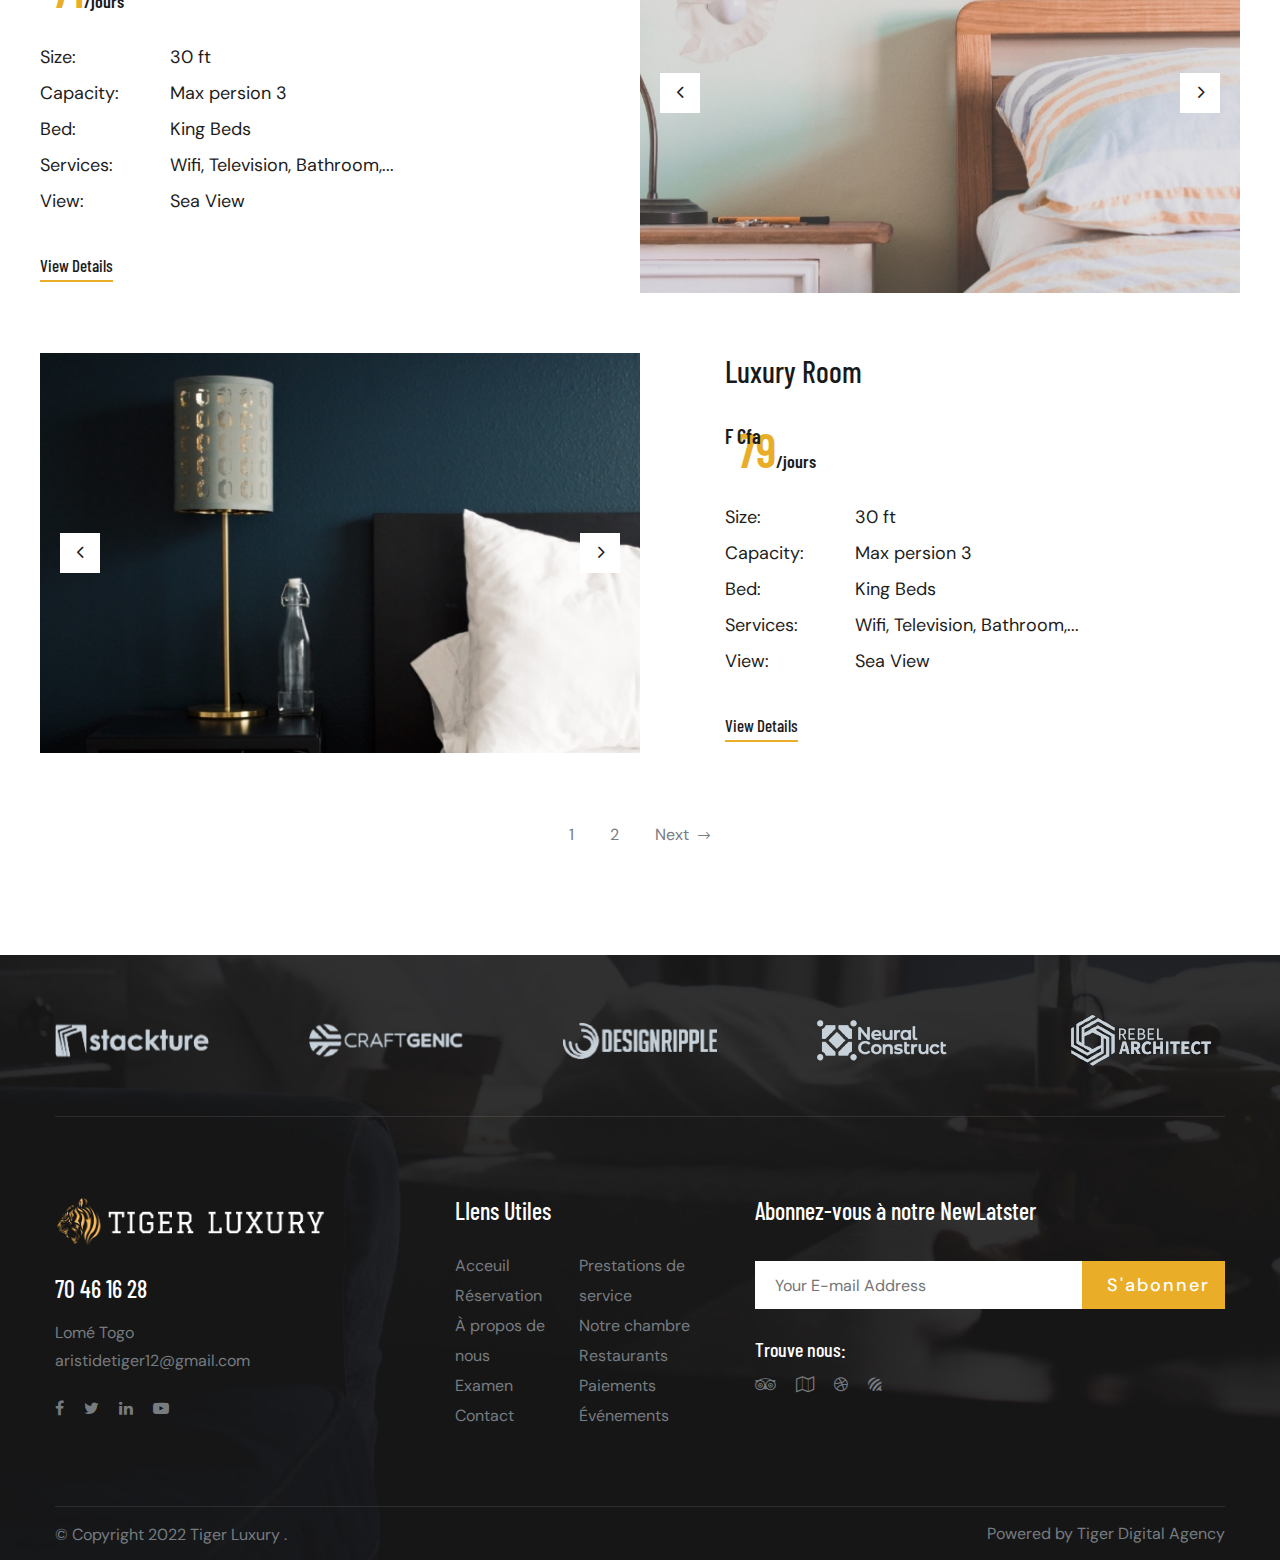
<file: rooms.html>
<!DOCTYPE html>
<html lang="zxx">

<head>
    <meta charset="UTF-8">
    <meta name="description" content="Hiroto Template">
    <meta name="keywords" content="Hiroto, unica, creative, html">
    <meta name="viewport" content="width=device-width, initial-scale=1.0">
    <meta http-equiv="X-UA-Compatible" content="ie=edge">
    <title>Hiroto | Template</title>

    <!-- Google Font -->
    <link href="https://fonts.googleapis.com/css2?family=Barlow+Condensed:wght@400;500;600;700;800;900&display=swap"
        rel="stylesheet">
    <link href="https://fonts.googleapis.com/css2?family=DM+Sans:wght@400;500;700&display=swap" rel="stylesheet">

    <!-- Css Styles -->
    <link rel="stylesheet" href="css/bootstrap.min.css" type="text/css">
    <link rel="stylesheet" href="css/font-awesome.min.css" type="text/css">
    <link rel="stylesheet" href="css/elegant-icons.css" type="text/css">
    <link rel="stylesheet" href="css/nice-select.css" type="text/css">
    <link rel="stylesheet" href="css/jquery-ui.min.css" type="text/css">
    <link rel="stylesheet" href="css/owl.carousel.min.css" type="text/css">
    <link rel="stylesheet" href="css/slicknav.min.css" type="text/css">
    <link rel="stylesheet" href="css/style.css" type="text/css">
</head>

<body>
    <!-- Page Preloder -->
    <div id="preloder">
        <div class="loader"></div>
    </div>

    <!-- Offcanvas Menu Begin -->
    <div class="offcanvas-menu-overlay"></div>
    <div class="offcanvas-menu-wrapper">
        <div class="offcanvas__logo">
            <a href="./index.html"><img src="img/logo.png" alt=""></a>
        </div>
        <nav class="offcanvas__menu mobile-menu">
            <ul>
                <li class="active"><a href="./index.html">Acceuil</a></li>
                <li><a href="./rooms.html">Chambres</a></li>
                <li><a href="./about.html">A Propos</a></li>
                <li><a href="#">Pages</a>
                    <ul class="dropdown">
                        <li><a href="./about.html">A Propos</a></li>
                        <li><a href="./room-details.html">Room Details</a></li>
                        <li><a href="./blog-details.html">Blog Details</a></li>
                    </ul>
                </li>
                <li><a href="./blog.html">News</a></li>
                <li><a href="./contact.html">Contact</a></li>
            </ul>
        </nav>
        <div id="mobile-menu-wrap"></div>
        <div class="offcanvas__btn__widget">
            <a href="#">Reservation<span class="arrow_right"></span></a>
        </div>
        <div class="offcanvas__widget">
            <ul>
                <li><span class="icon_pin_alt"></span> 96 Lomé Togo, US</li>
                <li><span class="icon_phone"></span> (123) 456-78-910</li>
            </ul>
        </div>
        <div class="offcanvas__language">
            <img src="img/lan.png" alt="">
            <span>English</span>
            <i class="fa fa-angle-down"></i>
            <ul>
                <li>English</li>
                <li>Bangla</li>
            </ul>
        </div>
        <div class="offcanvas__auth">
            <ul>
                <li><a href="#">Login</a></li>
                <li><a href="#">Register</a></li>
            </ul>
        </div>
    </div>
    <!-- Offcanvas Menu End -->

    <!-- Header Section Begin -->
    <header class="header">
        
        <div class="header__nav__option">
            <div class="container">
                <div class="row">
                    <div class="col-lg-2">
                        <div class="header__logo">
                            <a href="./index.html"><img src="img/logo.png" alt=""></a>
                        </div>
                    </div>
                    <div class="col-lg-10">
                        <div class="header__nav">
                            <nav class="header__menu">
                                <ul>
                                    <li><a href="./index.html">Acceuil</a></li>
                                    <li class="active"><a href="./rooms.html">Rooms</a></li>
                                    <li><a href="./about.html">A Propos</a></li>
                                    <li><a href="#">Pages</a>
                                        <ul class="dropdown">
                                            <li><a href="./about.html">A Propos</a></li>
                                            <li><a href="./room-details.html">Détails de la pièce</a></li>
                                            <li><a href="./blog-details.html">Détails du blog</a></li>
                                        </ul>
                                    </li>
                                    <li><a href="./blog.html">News</a></li>
                                    <li><a href="./contact.html">Contact</a></li>
                                </ul>
                            </nav>
                            <div class="header__nav__widget">
                                <a href="#">Reservation<span class="arrow_right"></span></a>
                            </div>
                        </div>
                    </div>
                </div>
                <div class="canvas__open">
                    <span class="fa fa-bars"></span>
                </div>
            </div>
        </div>
    </header>
    <!-- Header Section End -->

    <!-- Breadcrumb Begin -->
    <div class="breadcrumb-option set-bg" data-setbg="img/breadcrumb-bg.jpg">
        <div class="container">
            <div class="row">
                <div class="col-lg-12 text-center">
                    <div class="breadcrumb__text">
                        <h1>Our Room</h1>
                        <div class="breadcrumb__links">
                            <a href="./index.html">Acceuil</a>
                            <span>Rooms</span>
                        </div>
                    </div>
                </div>
            </div>
        </div>
    </div>
    <!-- Breadcrumb End -->

    <!-- Rooms Section Begin -->
    <section class="rooms spad">
        <div class="container">
            <div class="row">
                <div class="col-lg-6 p-0 order-lg-2 order-md-2 col-md-6">
                    <div class="room__pic__slider owl-carousel">
                        <div class="room__pic__item set-bg" data-setbg="img/rooms/room-1.jpg"></div>
                        <div class="room__pic__item set-bg" data-setbg="img/rooms/room-2.jpg"></div>
                        <div class="room__pic__item set-bg" data-setbg="img/rooms/room-3.jpg"></div>
                        <div class="room__pic__item set-bg" data-setbg="img/rooms/room-4.jpg"></div>
                    </div>
                </div>
                <div class="col-lg-6 p-0 order-lg-1 order-md-1 col-md-6">
                    <div class="room__text">
                        <h3>Premium King Room</h3>
                        <h2><sup>F Cfa</sup>99<span>/jours</span></h2>
                        <ul>
                            <li><span>Size:</span>30 ft</li>
                            <li><span>Capacity:</span>Max persion 3</li>
                            <li><span>Bed:</span>King Beds</li>
                            <li><span>Services:</span>Wifi, Television, Bathroom,...</li>
                            <li><span>View:</span>Sea View</li>
                        </ul>
                        <a href="#">View Details</a>
                    </div>
                </div>
                <div class="col-lg-6 p-0 order-lg-3 order-md-3 col-md-6">
                    <div class="room__pic__slider owl-carousel">
                        <div class="room__pic__item set-bg" data-setbg="img/rooms/room-2.jpg"></div>
                        <div class="room__pic__item set-bg" data-setbg="img/rooms/room-3.jpg"></div>
                        <div class="room__pic__item set-bg" data-setbg="img/rooms/room-4.jpg"></div>
                        <div class="room__pic__item set-bg" data-setbg="img/rooms/room-1.jpg"></div>
                    </div>
                </div>
                <div class="col-lg-6 p-0 order-lg-4 order-md-4 col-md-6">
                    <div class="room__text right__text">
                        <h3></h3>
                        <h2><sup>F Cfa</sup>86<span>/jours</span></h2>
                        <ul>
                            <li><span>Size:</span>30 ft</li>
                            <li><span>Capacity:</span>Max persion 3</li>
                            <li><span>Bed:</span>King Beds</li>
                            <li><span>Services:</span>Wifi, Television, Bathroom,...</li>
                            <li><span>View:</span>Sea View</li>
                        </ul>
                        <a href="#">View Details</a>
                    </div>
                </div>
                <div class="col-lg-6 p-0 order-lg-6 order-md-6 col-md-6">
                    <div class="room__pic__slider owl-carousel">
                        <div class="room__pic__item set-bg" data-setbg="img/rooms/room-3.jpg"></div>
                        <div class="room__pic__item set-bg" data-setbg="img/rooms/room-4.jpg"></div>
                        <div class="room__pic__item set-bg" data-setbg="img/rooms/room-2.jpg"></div>
                        <div class="room__pic__item set-bg" data-setbg="img/rooms/room-1.jpg"></div>
                    </div>
                </div>
                <div class="col-lg-6 p-0 order-lg-5 order-md-5 col-md-6">
                    <div class="room__text">
                        <h3>Double Room</h3>
                        <h2><sup>F Cfa</sup>71<span>/jours</span></h2>
                        <ul>
                            <li><span>Size:</span>30 ft</li>
                            <li><span>Capacity:</span>Max persion 3</li>
                            <li><span>Bed:</span>King Beds</li>
                            <li><span>Services:</span>Wifi, Television, Bathroom,...</li>
                            <li><span>View:</span>Sea View</li>
                        </ul>
                        <a href="#">View Details</a>
                    </div>
                </div>
                <div class="col-lg-6 p-0 order-lg-7 order-md-7 col-md-6">
                    <div class="room__pic__slider owl-carousel">
                        <div class="room__pic__item set-bg" data-setbg="img/rooms/room-4.jpg"></div>
                        <div class="room__pic__item set-bg" data-setbg="img/rooms/room-1.jpg"></div>
                        <div class="room__pic__item set-bg" data-setbg="img/rooms/room-2.jpg"></div>
                        <div class="room__pic__item set-bg" data-setbg="img/rooms/room-3.jpg"></div>
                    </div>
                </div>
                <div class="col-lg-6 p-0 order-lg-8 order-md-8 col-md-6">
                    <div class="room__text right__text">
                        <h3>Luxury Room</h3>
                        <h2><sup>F Cfa</sup>79<span>/jours</span></h2>
                        <ul>
                            <li><span>Size:</span>30 ft</li>
                            <li><span>Capacity:</span>Max persion 3</li>
                            <li><span>Bed:</span>King Beds</li>
                            <li><span>Services:</span>Wifi, Television, Bathroom,...</li>
                            <li><span>View:</span>Sea View</li>
                        </ul>
                        <a href="#">View Details</a>
                    </div>
                </div>
            </div>
            <div class="row">
                <div class="col-lg-12">
                    <div class="pagination__number">
                        <a href="#">1</a>
                        <a href="#">2</a>
                        <a href="#">Next <span class="arrow_right"></span></a>
                    </div>
                </div>
            </div>
        </div>
    </section>
    <!-- Rooms Section End -->

    <!-- Footer Section Begin -->
    <footer class="footer set-bg" data-setbg="img/footer-bg.jpg">
        <div class="container">
            <div class="row">
                <div class="col-lg-12">
                    <div class="logo__carousel owl-carousel">
                        <div class="logo__carousel__item">
                            <a href="#"><img src="img/logo/logo-1.png" alt=""></a>
                        </div>
                        <div class="logo__carousel__item">
                            <a href="#"><img src="img/logo/logo-2.png" alt=""></a>
                        </div>
                        <div class="logo__carousel__item">
                            <a href="#"><img src="img/logo/logo-3.png" alt=""></a>
                        </div>
                        <div class="logo__carousel__item">
                            <a href="#"><img src="img/logo/logo-4.png" alt=""></a>
                        </div>
                        <div class="logo__carousel__item">
                            <a href="#"><img src="img/logo/logo-5.png" alt=""></a>
                        </div>
                    </div>
                </div>
            </div>
        </div>
        <div class="container">
            <div class="footer__content">
                <div class="row">
                    <div class="col-lg-3 col-md-6 col-sm-6">
                        <div class="footer__about">
                            <div class="footer__logo">
                                <a href="#"><img src="img/logo.png" alt=""></a>
                            </div>
                            <h4>70 46 16 28</h4>
                            <ul>
                                <li>Lomé Togo</li>
                                <li>aristidetiger12@gmail.com</li>
                            </ul>
                            <div class="footer__social">
                                <a href="#"><i class="fa fa-facebook"></i></a>
                                <a href="#"><i class="fa fa-twitter"></i></a>
                                <a href="#"><i class="fa fa-linkedin"></i></a>
                                <a href="#"><i class="fa fa-youtube-play"></i></a>
                            </div>
                        </div>
                    </div>
                    <div class="col-lg-3 offset-lg-1 col-md-5 offset-md-1 col-sm-6">
                        <div class="footer__widget">
                            <h4>LIens Utiles</h4>
                            <ul>
                                <li><a href="#">Acceuil</a></li>
                                <li><a href="#">Réservation</a></li>
                                <li><a href="#">À propos de nous</a></li>
                                <li><a href="#">Examen</a></li>
                                <li><a href="#">Contact</a></li>
                            </ul>
                            <ul>
                                <li><a href="#">Prestations de service</a></li>
                                <li><a href="#">Notre chambre</a></li>
                                <li><a href="#">Restaurants</a></li>
                                <li><a href="#">Paiements</a></li>
                                <li><a href="#">Événements</a></li>
                            </ul>
                        </div>
                    </div>
                    <div class="col-lg-5 col-md-8 col-sm-12">
                        <div class="footer__newslatter">
                            <h4>Abonnez-vous à notre NewLatster</h4>
                            <form action="#">
                                <input type="text" placeholder="Your E-mail Address">
                                <button type="submit">S'abonner</button>
                            </form>
                            <div class="footer__newslatter__find">
                                <h5>Trouve nous:</h5>
                                <div class="footer__newslatter__find__links">
                                    <a href="#"><i class="fa fa-tripadvisor"></i></a>
                                    <a href="#"><i class="fa fa-map-o"></i></a>
                                    <a href="#"><i class="fa fa-dribbble"></i></a>
                                    <a href="#"><i class="fa fa-forumbee"></i></a>
                                </div>
                            </div>
                        </div>
                    </div>
                </div>
            </div>
            <div class="footer__copyright">
                <div class="row">
                    <div class="col-lg-7 col-md-7">
                        <div class="footer__copyright__text">
                            <p>© Copyright 2022 Tiger Luxury .</p>
                        </div>
                    </div>
                    <div class="col-lg-5 col-md-5">
                        <ul class="footer__copyright__links">
                            <li><a href="#">Powered by Tiger Digital Agency</a></li>
                        </ul>
                    </div>
                </div>
            </div>
        </div>
    </footer>
    <!-- Footer Section End -->

    <!-- Js Plugins -->
    <script src="js/jquery-3.3.1.min.js"></script>
    <script src="js/bootstrap.min.js"></script>
    <script src="js/jquery.nice-select.min.js"></script>
    <script src="js/jquery-ui.min.js"></script>
    <script src="js/jquery.slicknav.js"></script>
    <script src="js/owl.carousel.min.js"></script>
    <script src="js/main.js"></script>
</body>

</html>
</file>
<file: css/elegant-icons.css>
@font-face {
	font-family: 'ElegantIcons';
	src:url('../fonts/ElegantIcons.eot');
	src:url('../fonts/ElegantIcons.eot?#iefix') format('embedded-opentype'),
		url('../fonts/ElegantIcons.woff') format('woff'),
		url('../fonts/ElegantIcons.ttf') format('truetype'),
		url('../fonts/ElegantIcons.svg#ElegantIcons') format('svg');
	font-weight: normal;
	font-style: normal;
}

/* Use the following CSS code if you want to use data attributes for inserting your icons */
[data-icon]:before {
	font-family: 'ElegantIcons';
	content: attr(data-icon);
	speak: none;
	font-weight: normal;
	font-variant: normal;
	text-transform: none;
	line-height: 1;
	-webkit-font-smoothing: antialiased;
	-moz-osx-font-smoothing: grayscale;
}

/* Use the following CSS code if you want to have a class per icon */
/*
Instead of a list of all class selectors,
you can use the generic selector below, but it's slower:
[class*="your-class-prefix"] {
*/
.arrow_up, .arrow_down, .arrow_left, .arrow_right, .arrow_left-up, .arrow_right-up, .arrow_right-down, .arrow_left-down, .arrow-up-down, .arrow_up-down_alt, .arrow_left-right_alt, .arrow_left-right, .arrow_expand_alt2, .arrow_expand_alt, .arrow_condense, .arrow_expand, .arrow_move, .arrow_carrot-up, .arrow_carrot-down, .arrow_carrot-left, .arrow_carrot-right, .arrow_carrot-2up, .arrow_carrot-2down, .arrow_carrot-2left, .arrow_carrot-2right, .arrow_carrot-up_alt2, .arrow_carrot-down_alt2, .arrow_carrot-left_alt2, .arrow_carrot-right_alt2, .arrow_carrot-2up_alt2, .arrow_carrot-2down_alt2, .arrow_carrot-2left_alt2, .arrow_carrot-2right_alt2, .arrow_triangle-up, .arrow_triangle-down, .arrow_triangle-left, .arrow_triangle-right, .arrow_triangle-up_alt2, .arrow_triangle-down_alt2, .arrow_triangle-left_alt2, .arrow_triangle-right_alt2, .arrow_back, .icon_minus-06, .icon_plus, .icon_close, .icon_check, .icon_minus_alt2, .icon_plus_alt2, .icon_close_alt2, .icon_check_alt2, .icon_zoom-out_alt, .icon_zoom-in_alt, .icon_search, .icon_box-empty, .icon_box-selected, .icon_minus-box, .icon_plus-box, .icon_box-checked, .icon_circle-empty, .icon_circle-slelected, .icon_stop_alt2, .icon_stop, .icon_pause_alt2, .icon_pause, .icon_menu, .icon_menu-square_alt2, .icon_menu-circle_alt2, .icon_ul, .icon_ol, .icon_adjust-horiz, .icon_adjust-vert, .icon_document_alt, .icon_documents_alt, .icon_pencil, .icon_pencil-edit_alt, .icon_pencil-edit, .icon_folder-alt, .icon_folder-open_alt, .icon_folder-add_alt, .icon_info_alt, .icon_error-oct_alt, .icon_error-circle_alt, .icon_error-triangle_alt, .icon_question_alt2, .icon_question, .icon_comment_alt, .icon_chat_alt, .icon_vol-mute_alt, .icon_volume-low_alt, .icon_volume-high_alt, .icon_quotations, .icon_quotations_alt2, .icon_clock_alt, .icon_lock_alt, .icon_lock-open_alt, .icon_key_alt, .icon_cloud_alt, .icon_cloud-upload_alt, .icon_cloud-download_alt, .icon_image, .icon_images, .icon_lightbulb_alt, .icon_gift_alt, .icon_house_alt, .icon_genius, .icon_mobile, .icon_tablet, .icon_laptop, .icon_desktop, .icon_camera_alt, .icon_mail_alt, .icon_cone_alt, .icon_ribbon_alt, .icon_bag_alt, .icon_creditcard, .icon_cart_alt, .icon_paperclip, .icon_tag_alt, .icon_tags_alt, .icon_trash_alt, .icon_cursor_alt, .icon_mic_alt, .icon_compass_alt, .icon_pin_alt, .icon_pushpin_alt, .icon_map_alt, .icon_drawer_alt, .icon_toolbox_alt, .icon_book_alt, .icon_calendar, .icon_film, .icon_table, .icon_contacts_alt, .icon_headphones, .icon_lifesaver, .icon_piechart, .icon_refresh, .icon_link_alt, .icon_link, .icon_loading, .icon_blocked, .icon_archive_alt, .icon_heart_alt, .icon_star_alt, .icon_star-half_alt, .icon_star, .icon_star-half, .icon_tools, .icon_tool, .icon_cog, .icon_cogs, .arrow_up_alt, .arrow_down_alt, .arrow_left_alt, .arrow_right_alt, .arrow_left-up_alt, .arrow_right-up_alt, .arrow_right-down_alt, .arrow_left-down_alt, .arrow_condense_alt, .arrow_expand_alt3, .arrow_carrot_up_alt, .arrow_carrot-down_alt, .arrow_carrot-left_alt, .arrow_carrot-right_alt, .arrow_carrot-2up_alt, .arrow_carrot-2dwnn_alt, .arrow_carrot-2left_alt, .arrow_carrot-2right_alt, .arrow_triangle-up_alt, .arrow_triangle-down_alt, .arrow_triangle-left_alt, .arrow_triangle-right_alt, .icon_minus_alt, .icon_plus_alt, .icon_close_alt, .icon_check_alt, .icon_zoom-out, .icon_zoom-in, .icon_stop_alt, .icon_menu-square_alt, .icon_menu-circle_alt, .icon_document, .icon_documents, .icon_pencil_alt, .icon_folder, .icon_folder-open, .icon_folder-add, .icon_folder_upload, .icon_folder_download, .icon_info, .icon_error-circle, .icon_error-oct, .icon_error-triangle, .icon_question_alt, .icon_comment, .icon_chat, .icon_vol-mute, .icon_volume-low, .icon_volume-high, .icon_quotations_alt, .icon_clock, .icon_lock, .icon_lock-open, .icon_key, .icon_cloud, .icon_cloud-upload, .icon_cloud-download, .icon_lightbulb, .icon_gift, .icon_house, .icon_camera, .icon_mail, .icon_cone, .icon_ribbon, .icon_bag, .icon_cart, .icon_tag, .icon_tags, .icon_trash, .icon_cursor, .icon_mic, .icon_compass, .icon_pin, .icon_pushpin, .icon_map, .icon_drawer, .icon_toolbox, .icon_book, .icon_contacts, .icon_archive, .icon_heart, .icon_profile, .icon_group, .icon_grid-2x2, .icon_grid-3x3, .icon_music, .icon_pause_alt, .icon_phone, .icon_upload, .icon_download, .social_facebook, .social_twitter, .social_pinterest, .social_googleplus, .social_tumblr, .social_tumbleupon, .social_wordpress, .social_instagram, .social_dribbble, .social_vimeo, .social_linkedin, .social_rss, .social_deviantart, .social_share, .social_myspace, .social_skype, .social_youtube, .social_picassa, .social_googledrive, .social_flickr, .social_blogger, .social_spotify, .social_delicious, .social_facebook_circle, .social_twitter_circle, .social_pinterest_circle, .social_googleplus_circle, .social_tumblr_circle, .social_stumbleupon_circle, .social_wordpress_circle, .social_instagram_circle, .social_dribbble_circle, .social_vimeo_circle, .social_linkedin_circle, .social_rss_circle, .social_deviantart_circle, .social_share_circle, .social_myspace_circle, .social_skype_circle, .social_youtube_circle, .social_picassa_circle, .social_googledrive_alt2, .social_flickr_circle, .social_blogger_circle, .social_spotify_circle, .social_delicious_circle, .social_facebook_square, .social_twitter_square, .social_pinterest_square, .social_googleplus_square, .social_tumblr_square, .social_stumbleupon_square, .social_wordpress_square, .social_instagram_square, .social_dribbble_square, .social_vimeo_square, .social_linkedin_square, .social_rss_square, .social_deviantart_square, .social_share_square, .social_myspace_square, .social_skype_square, .social_youtube_square, .social_picassa_square, .social_googledrive_square, .social_flickr_square, .social_blogger_square, .social_spotify_square, .social_delicious_square, .icon_printer, .icon_calulator, .icon_building, .icon_floppy, .icon_drive, .icon_search-2, .icon_id, .icon_id-2, .icon_puzzle, .icon_like, .icon_dislike, .icon_mug, .icon_currency, .icon_wallet, .icon_pens, .icon_easel, .icon_flowchart, .icon_datareport, .icon_briefcase, .icon_shield, .icon_percent, .icon_globe, .icon_globe-2, .icon_target, .icon_hourglass, .icon_balance, .icon_rook, .icon_printer-alt, .icon_calculator_alt, .icon_building_alt, .icon_floppy_alt, .icon_drive_alt, .icon_search_alt, .icon_id_alt, .icon_id-2_alt, .icon_puzzle_alt, .icon_like_alt, .icon_dislike_alt, .icon_mug_alt, .icon_currency_alt, .icon_wallet_alt, .icon_pens_alt, .icon_easel_alt, .icon_flowchart_alt, .icon_datareport_alt, .icon_briefcase_alt, .icon_shield_alt, .icon_percent_alt, .icon_globe_alt, .icon_clipboard {
	font-family: 'ElegantIcons';
	speak: none;
	font-style: normal;
	font-weight: normal;
	font-variant: normal;
	text-transform: none;
	line-height: 1;
	-webkit-font-smoothing: antialiased;
}
.arrow_up:before {
	content: "\21";
}
.arrow_down:before {
	content: "\22";
}
.arrow_left:before {
	content: "\23";
}
.arrow_right:before {
	content: "\24";
}
.arrow_left-up:before {
	content: "\25";
}
.arrow_right-up:before {
	content: "\26";
}
.arrow_right-down:before {
	content: "\27";
}
.arrow_left-down:before {
	content: "\28";
}
.arrow-up-down:before {
	content: "\29";
}
.arrow_up-down_alt:before {
	content: "\2a";
}
.arrow_left-right_alt:before {
	content: "\2b";
}
.arrow_left-right:before {
	content: "\2c";
}
.arrow_expand_alt2:before {
	content: "\2d";
}
.arrow_expand_alt:before {
	content: "\2e";
}
.arrow_condense:before {
	content: "\2f";
}
.arrow_expand:before {
	content: "\30";
}
.arrow_move:before {
	content: "\31";
}
.arrow_carrot-up:before {
	content: "\32";
}
.arrow_carrot-down:before {
	content: "\33";
}
.arrow_carrot-left:before {
	content: "\34";
}
.arrow_carrot-right:before {
	content: "\35";
}
.arrow_carrot-2up:before {
	content: "\36";
}
.arrow_carrot-2down:before {
	content: "\37";
}
.arrow_carrot-2left:before {
	content: "\38";
}
.arrow_carrot-2right:before {
	content: "\39";
}
.arrow_carrot-up_alt2:before {
	content: "\3a";
}
.arrow_carrot-down_alt2:before {
	content: "\3b";
}
.arrow_carrot-left_alt2:before {
	content: "\3c";
}
.arrow_carrot-right_alt2:before {
	content: "\3d";
}
.arrow_carrot-2up_alt2:before {
	content: "\3e";
}
.arrow_carrot-2down_alt2:before {
	content: "\3f";
}
.arrow_carrot-2left_alt2:before {
	content: "\40";
}
.arrow_carrot-2right_alt2:before {
	content: "\41";
}
.arrow_triangle-up:before {
	content: "\42";
}
.arrow_triangle-down:before {
	content: "\43";
}
.arrow_triangle-left:before {
	content: "\44";
}
.arrow_triangle-right:before {
	content: "\45";
}
.arrow_triangle-up_alt2:before {
	content: "\46";
}
.arrow_triangle-down_alt2:before {
	content: "\47";
}
.arrow_triangle-left_alt2:before {
	content: "\48";
}
.arrow_triangle-right_alt2:before {
	content: "\49";
}
.arrow_back:before {
	content: "\4a";
}
.icon_minus-06:before {
	content: "\4b";
}
.icon_plus:before {
	content: "\4c";
}
.icon_close:before {
	content: "\4d";
}
.icon_check:before {
	content: "\4e";
}
.icon_minus_alt2:before {
	content: "\4f";
}
.icon_plus_alt2:before {
	content: "\50";
}
.icon_close_alt2:before {
	content: "\51";
}
.icon_check_alt2:before {
	content: "\52";
}
.icon_zoom-out_alt:before {
	content: "\53";
}
.icon_zoom-in_alt:before {
	content: "\54";
}
.icon_search:before {
	content: "\55";
}
.icon_box-empty:before {
	content: "\56";
}
.icon_box-selected:before {
	content: "\57";
}
.icon_minus-box:before {
	content: "\58";
}
.icon_plus-box:before {
	content: "\59";
}
.icon_box-checked:before {
	content: "\5a";
}
.icon_circle-empty:before {
	content: "\5b";
}
.icon_circle-slelected:before {
	content: "\5c";
}
.icon_stop_alt2:before {
	content: "\5d";
}
.icon_stop:before {
	content: "\5e";
}
.icon_pause_alt2:before {
	content: "\5f";
}
.icon_pause:before {
	content: "\60";
}
.icon_menu:before {
	content: "\61";
}
.icon_menu-square_alt2:before {
	content: "\62";
}
.icon_menu-circle_alt2:before {
	content: "\63";
}
.icon_ul:before {
	content: "\64";
}
.icon_ol:before {
	content: "\65";
}
.icon_adjust-horiz:before {
	content: "\66";
}
.icon_adjust-vert:before {
	content: "\67";
}
.icon_document_alt:before {
	content: "\68";
}
.icon_documents_alt:before {
	content: "\69";
}
.icon_pencil:before {
	content: "\6a";
}
.icon_pencil-edit_alt:before {
	content: "\6b";
}
.icon_pencil-edit:before {
	content: "\6c";
}
.icon_folder-alt:before {
	content: "\6d";
}
.icon_folder-open_alt:before {
	content: "\6e";
}
.icon_folder-add_alt:before {
	content: "\6f";
}
.icon_info_alt:before {
	content: "\70";
}
.icon_error-oct_alt:before {
	content: "\71";
}
.icon_error-circle_alt:before {
	content: "\72";
}
.icon_error-triangle_alt:before {
	content: "\73";
}
.icon_question_alt2:before {
	content: "\74";
}
.icon_question:before {
	content: "\75";
}
.icon_comment_alt:before {
	content: "\76";
}
.icon_chat_alt:before {
	content: "\77";
}
.icon_vol-mute_alt:before {
	content: "\78";
}
.icon_volume-low_alt:before {
	content: "\79";
}
.icon_volume-high_alt:before {
	content: "\7a";
}
.icon_quotations:before {
	content: "\7b";
}
.icon_quotations_alt2:before {
	content: "\7c";
}
.icon_clock_alt:before {
	content: "\7d";
}
.icon_lock_alt:before {
	content: "\7e";
}
.icon_lock-open_alt:before {
	content: "\e000";
}
.icon_key_alt:before {
	content: "\e001";
}
.icon_cloud_alt:before {
	content: "\e002";
}
.icon_cloud-upload_alt:before {
	content: "\e003";
}
.icon_cloud-download_alt:before {
	content: "\e004";
}
.icon_image:before {
	content: "\e005";
}
.icon_images:before {
	content: "\e006";
}
.icon_lightbulb_alt:before {
	content: "\e007";
}
.icon_gift_alt:before {
	content: "\e008";
}
.icon_house_alt:before {
	content: "\e009";
}
.icon_genius:before {
	content: "\e00a";
}
.icon_mobile:before {
	content: "\e00b";
}
.icon_tablet:before {
	content: "\e00c";
}
.icon_laptop:before {
	content: "\e00d";
}
.icon_desktop:before {
	content: "\e00e";
}
.icon_camera_alt:before {
	content: "\e00f";
}
.icon_mail_alt:before {
	content: "\e010";
}
.icon_cone_alt:before {
	content: "\e011";
}
.icon_ribbon_alt:before {
	content: "\e012";
}
.icon_bag_alt:before {
	content: "\e013";
}
.icon_creditcard:before {
	content: "\e014";
}
.icon_cart_alt:before {
	content: "\e015";
}
.icon_paperclip:before {
	content: "\e016";
}
.icon_tag_alt:before {
	content: "\e017";
}
.icon_tags_alt:before {
	content: "\e018";
}
.icon_trash_alt:before {
	content: "\e019";
}
.icon_cursor_alt:before {
	content: "\e01a";
}
.icon_mic_alt:before {
	content: "\e01b";
}
.icon_compass_alt:before {
	content: "\e01c";
}
.icon_pin_alt:before {
	content: "\e01d";
}
.icon_pushpin_alt:before {
	content: "\e01e";
}
.icon_map_alt:before {
	content: "\e01f";
}
.icon_drawer_alt:before {
	content: "\e020";
}
.icon_toolbox_alt:before {
	content: "\e021";
}
.icon_book_alt:before {
	content: "\e022";
}
.icon_calendar:before {
	content: "\e023";
}
.icon_film:before {
	content: "\e024";
}
.icon_table:before {
	content: "\e025";
}
.icon_contacts_alt:before {
	content: "\e026";
}
.icon_headphones:before {
	content: "\e027";
}
.icon_lifesaver:before {
	content: "\e028";
}
.icon_piechart:before {
	content: "\e029";
}
.icon_refresh:before {
	content: "\e02a";
}
.icon_link_alt:before {
	content: "\e02b";
}
.icon_link:before {
	content: "\e02c";
}
.icon_loading:before {
	content: "\e02d";
}
.icon_blocked:before {
	content: "\e02e";
}
.icon_archive_alt:before {
	content: "\e02f";
}
.icon_heart_alt:before {
	content: "\e030";
}
.icon_star_alt:before {
	content: "\e031";
}
.icon_star-half_alt:before {
	content: "\e032";
}
.icon_star:before {
	content: "\e033";
}
.icon_star-half:before {
	content: "\e034";
}
.icon_tools:before {
	content: "\e035";
}
.icon_tool:before {
	content: "\e036";
}
.icon_cog:before {
	content: "\e037";
}
.icon_cogs:before {
	content: "\e038";
}
.arrow_up_alt:before {
	content: "\e039";
}
.arrow_down_alt:before {
	content: "\e03a";
}
.arrow_left_alt:before {
	content: "\e03b";
}
.arrow_right_alt:before {
	content: "\e03c";
}
.arrow_left-up_alt:before {
	content: "\e03d";
}
.arrow_right-up_alt:before {
	content: "\e03e";
}
.arrow_right-down_alt:before {
	content: "\e03f";
}
.arrow_left-down_alt:before {
	content: "\e040";
}
.arrow_condense_alt:before {
	content: "\e041";
}
.arrow_expand_alt3:before {
	content: "\e042";
}
.arrow_carrot_up_alt:before {
	content: "\e043";
}
.arrow_carrot-down_alt:before {
	content: "\e044";
}
.arrow_carrot-left_alt:before {
	content: "\e045";
}
.arrow_carrot-right_alt:before {
	content: "\e046";
}
.arrow_carrot-2up_alt:before {
	content: "\e047";
}
.arrow_carrot-2dwnn_alt:before {
	content: "\e048";
}
.arrow_carrot-2left_alt:before {
	content: "\e049";
}
.arrow_carrot-2right_alt:before {
	content: "\e04a";
}
.arrow_triangle-up_alt:before {
	content: "\e04b";
}
.arrow_triangle-down_alt:before {
	content: "\e04c";
}
.arrow_triangle-left_alt:before {
	content: "\e04d";
}
.arrow_triangle-right_alt:before {
	content: "\e04e";
}
.icon_minus_alt:before {
	content: "\e04f";
}
.icon_plus_alt:before {
	content: "\e050";
}
.icon_close_alt:before {
	content: "\e051";
}
.icon_check_alt:before {
	content: "\e052";
}
.icon_zoom-out:before {
	content: "\e053";
}
.icon_zoom-in:before {
	content: "\e054";
}
.icon_stop_alt:before {
	content: "\e055";
}
.icon_menu-square_alt:before {
	content: "\e056";
}
.icon_menu-circle_alt:before {
	content: "\e057";
}
.icon_document:before {
	content: "\e058";
}
.icon_documents:before {
	content: "\e059";
}
.icon_pencil_alt:before {
	content: "\e05a";
}
.icon_folder:before {
	content: "\e05b";
}
.icon_folder-open:before {
	content: "\e05c";
}
.icon_folder-add:before {
	content: "\e05d";
}
.icon_folder_upload:before {
	content: "\e05e";
}
.icon_folder_download:before {
	content: "\e05f";
}
.icon_info:before {
	content: "\e060";
}
.icon_error-circle:before {
	content: "\e061";
}
.icon_error-oct:before {
	content: "\e062";
}
.icon_error-triangle:before {
	content: "\e063";
}
.icon_question_alt:before {
	content: "\e064";
}
.icon_comment:before {
	content: "\e065";
}
.icon_chat:before {
	content: "\e066";
}
.icon_vol-mute:before {
	content: "\e067";
}
.icon_volume-low:before {
	content: "\e068";
}
.icon_volume-high:before {
	content: "\e069";
}
.icon_quotations_alt:before {
	content: "\e06a";
}
.icon_clock:before {
	content: "\e06b";
}
.icon_lock:before {
	content: "\e06c";
}
.icon_lock-open:before {
	content: "\e06d";
}
.icon_key:before {
	content: "\e06e";
}
.icon_cloud:before {
	content: "\e06f";
}
.icon_cloud-upload:before {
	content: "\e070";
}
.icon_cloud-download:before {
	content: "\e071";
}
.icon_lightbulb:before {
	content: "\e072";
}
.icon_gift:before {
	content: "\e073";
}
.icon_house:before {
	content: "\e074";
}
.icon_camera:before {
	content: "\e075";
}
.icon_mail:before {
	content: "\e076";
}
.icon_cone:before {
	content: "\e077";
}
.icon_ribbon:before {
	content: "\e078";
}
.icon_bag:before {
	content: "\e079";
}
.icon_cart:before {
	content: "\e07a";
}
.icon_tag:before {
	content: "\e07b";
}
.icon_tags:before {
	content: "\e07c";
}
.icon_trash:before {
	content: "\e07d";
}
.icon_cursor:before {
	content: "\e07e";
}
.icon_mic:before {
	content: "\e07f";
}
.icon_compass:before {
	content: "\e080";
}
.icon_pin:before {
	content: "\e081";
}
.icon_pushpin:before {
	content: "\e082";
}
.icon_map:before {
	content: "\e083";
}
.icon_drawer:before {
	content: "\e084";
}
.icon_toolbox:before {
	content: "\e085";
}
.icon_book:before {
	content: "\e086";
}
.icon_contacts:before {
	content: "\e087";
}
.icon_archive:before {
	content: "\e088";
}
.icon_heart:before {
	content: "\e089";
}
.icon_profile:before {
	content: "\e08a";
}
.icon_group:before {
	content: "\e08b";
}
.icon_grid-2x2:before {
	content: "\e08c";
}
.icon_grid-3x3:before {
	content: "\e08d";
}
.icon_music:before {
	content: "\e08e";
}
.icon_pause_alt:before {
	content: "\e08f";
}
.icon_phone:before {
	content: "\e090";
}
.icon_upload:before {
	content: "\e091";
}
.icon_download:before {
	content: "\e092";
}
.social_facebook:before {
	content: "\e093";
}
.social_twitter:before {
	content: "\e094";
}
.social_pinterest:before {
	content: "\e095";
}
.social_googleplus:before {
	content: "\e096";
}
.social_tumblr:before {
	content: "\e097";
}
.social_tumbleupon:before {
	content: "\e098";
}
.social_wordpress:before {
	content: "\e099";
}
.social_instagram:before {
	content: "\e09a";
}
.social_dribbble:before {
	content: "\e09b";
}
.social_vimeo:before {
	content: "\e09c";
}
.social_linkedin:before {
	content: "\e09d";
}
.social_rss:before {
	content: "\e09e";
}
.social_deviantart:before {
	content: "\e09f";
}
.social_share:before {
	content: "\e0a0";
}
.social_myspace:before {
	content: "\e0a1";
}
.social_skype:before {
	content: "\e0a2";
}
.social_youtube:before {
	content: "\e0a3";
}
.social_picassa:before {
	content: "\e0a4";
}
.social_googledrive:before {
	content: "\e0a5";
}
.social_flickr:before {
	content: "\e0a6";
}
.social_blogger:before {
	content: "\e0a7";
}
.social_spotify:before {
	content: "\e0a8";
}
.social_delicious:before {
	content: "\e0a9";
}
.social_facebook_circle:before {
	content: "\e0aa";
}
.social_twitter_circle:before {
	content: "\e0ab";
}
.social_pinterest_circle:before {
	content: "\e0ac";
}
.social_googleplus_circle:before {
	content: "\e0ad";
}
.social_tumblr_circle:before {
	content: "\e0ae";
}
.social_stumbleupon_circle:before {
	content: "\e0af";
}
.social_wordpress_circle:before {
	content: "\e0b0";
}
.social_instagram_circle:before {
	content: "\e0b1";
}
.social_dribbble_circle:before {
	content: "\e0b2";
}
.social_vimeo_circle:before {
	content: "\e0b3";
}
.social_linkedin_circle:before {
	content: "\e0b4";
}
.social_rss_circle:before {
	content: "\e0b5";
}
.social_deviantart_circle:before {
	content: "\e0b6";
}
.social_share_circle:before {
	content: "\e0b7";
}
.social_myspace_circle:before {
	content: "\e0b8";
}
.social_skype_circle:before {
	content: "\e0b9";
}
.social_youtube_circle:before {
	content: "\e0ba";
}
.social_picassa_circle:before {
	content: "\e0bb";
}
.social_googledrive_alt2:before {
	content: "\e0bc";
}
.social_flickr_circle:before {
	content: "\e0bd";
}
.social_blogger_circle:before {
	content: "\e0be";
}
.social_spotify_circle:before {
	content: "\e0bf";
}
.social_delicious_circle:before {
	content: "\e0c0";
}
.social_facebook_square:before {
	content: "\e0c1";
}
.social_twitter_square:before {
	content: "\e0c2";
}
.social_pinterest_square:before {
	content: "\e0c3";
}
.social_googleplus_square:before {
	content: "\e0c4";
}
.social_tumblr_square:before {
	content: "\e0c5";
}
.social_stumbleupon_square:before {
	content: "\e0c6";
}
.social_wordpress_square:before {
	content: "\e0c7";
}
.social_instagram_square:before {
	content: "\e0c8";
}
.social_dribbble_square:before {
	content: "\e0c9";
}
.social_vimeo_square:before {
	content: "\e0ca";
}
.social_linkedin_square:before {
	content: "\e0cb";
}
.social_rss_square:before {
	content: "\e0cc";
}
.social_deviantart_square:before {
	content: "\e0cd";
}
.social_share_square:before {
	content: "\e0ce";
}
.social_myspace_square:before {
	content: "\e0cf";
}
.social_skype_square:before {
	content: "\e0d0";
}
.social_youtube_square:before {
	content: "\e0d1";
}
.social_picassa_square:before {
	content: "\e0d2";
}
.social_googledrive_square:before {
	content: "\e0d3";
}
.social_flickr_square:before {
	content: "\e0d4";
}
.social_blogger_square:before {
	content: "\e0d5";
}
.social_spotify_square:before {
	content: "\e0d6";
}
.social_delicious_square:before {
	content: "\e0d7";
}
.icon_printer:before {
	content: "\e103";
}
.icon_calulator:before {
	content: "\e0ee";
}
.icon_building:before {
	content: "\e0ef";
}
.icon_floppy:before {
	content: "\e0e8";
}
.icon_drive:before {
	content: "\e0ea";
}
.icon_search-2:before {
	content: "\e101";
}
.icon_id:before {
	content: "\e107";
}
.icon_id-2:before {
	content: "\e108";
}
.icon_puzzle:before {
	content: "\e102";
}
.icon_like:before {
	content: "\e106";
}
.icon_dislike:before {
	content: "\e0eb";
}
.icon_mug:before {
	content: "\e105";
}
.icon_currency:before {
	content: "\e0ed";
}
.icon_wallet:before {
	content: "\e100";
}
.icon_pens:before {
	content: "\e104";
}
.icon_easel:before {
	content: "\e0e9";
}
.icon_flowchart:before {
	content: "\e109";
}
.icon_datareport:before {
	content: "\e0ec";
}
.icon_briefcase:before {
	content: "\e0fe";
}
.icon_shield:before {
	content: "\e0f6";
}
.icon_percent:before {
	content: "\e0fb";
}
.icon_globe:before {
	content: "\e0e2";
}
.icon_globe-2:before {
	content: "\e0e3";
}
.icon_target:before {
	content: "\e0f5";
}
.icon_hourglass:before {
	content: "\e0e1";
}
.icon_balance:before {
	content: "\e0ff";
}
.icon_rook:before {
	content: "\e0f8";
}
.icon_printer-alt:before {
	content: "\e0fa";
}
.icon_calculator_alt:before {
	content: "\e0e7";
}
.icon_building_alt:before {
	content: "\e0fd";
}
.icon_floppy_alt:before {
	content: "\e0e4";
}
.icon_drive_alt:before {
	content: "\e0e5";
}
.icon_search_alt:before {
	content: "\e0f7";
}
.icon_id_alt:before {
	content: "\e0e0";
}
.icon_id-2_alt:before {
	content: "\e0fc";
}
.icon_puzzle_alt:before {
	content: "\e0f9";
}
.icon_like_alt:before {
	content: "\e0dd";
}
.icon_dislike_alt:before {
	content: "\e0f1";
}
.icon_mug_alt:before {
	content: "\e0dc";
}
.icon_currency_alt:before {
	content: "\e0f3";
}
.icon_wallet_alt:before {
	content: "\e0d8";
}
.icon_pens_alt:before {
	content: "\e0db";
}
.icon_easel_alt:before {
	content: "\e0f0";
}
.icon_flowchart_alt:before {
	content: "\e0df";
}
.icon_datareport_alt:before {
	content: "\e0f2";
}
.icon_briefcase_alt:before {
	content: "\e0f4";
}
.icon_shield_alt:before {
	content: "\e0d9";
}
.icon_percent_alt:before {
	content: "\e0da";
}
.icon_globe_alt:before {
	content: "\e0de";
}
.icon_clipboard:before {
	content: "\e0e6";
}


	.glyph {
		float: left;
		text-align: center;
		padding: .75em;
		margin: .4em 1.5em .75em 0;
		width: 6em;
text-shadow: none;
	}
        .glyph_big {
        font-size: 128px;
        color: #59c5dc;
        float: left;
        margin-right: 20px;
        }

        .glyph div { padding-bottom: 10px;}

	.glyph input {
		font-family: consolas, monospace;
		font-size: 12px;
		width: 100%;
		text-align: center;
		border: 0;
		box-shadow: 0 0 0 1px #ccc;
		padding: .2em;
                -moz-border-radius: 5px;
                -webkit-border-radius: 5px;
	}
	.centered {
		margin-left: auto;
		margin-right: auto;
	}
	.glyph .fs1 {
		font-size: 2em;
	}
</file>
<file: css/nice-select.css>
.nice-select {
  -webkit-tap-highlight-color: transparent;
  background-color: #fff;
  border-radius: 5px;
  border: solid 1px #e8e8e8;
  box-sizing: border-box;
  clear: both;
  cursor: pointer;
  display: block;
  float: left;
  font-family: inherit;
  font-size: 14px;
  font-weight: normal;
  height: 42px;
  line-height: 40px;
  outline: none;
  padding-left: 18px;
  padding-right: 30px;
  position: relative;
  text-align: left !important;
  -webkit-transition: all 0.2s ease-in-out;
  transition: all 0.2s ease-in-out;
  -webkit-user-select: none;
     -moz-user-select: none;
      -ms-user-select: none;
          user-select: none;
  white-space: nowrap;
  width: auto; }
  .nice-select:hover {
    border-color: #dbdbdb; }
  .nice-select:active, .nice-select.open, .nice-select:focus {
    border-color: #999; }
  .nice-select:after {
    border-bottom: 2px solid #999;
    border-right: 2px solid #999;
    content: '';
    display: block;
    height: 5px;
    margin-top: -4px;
    pointer-events: none;
    position: absolute;
    right: 12px;
    top: 50%;
    -webkit-transform-origin: 66% 66%;
        -ms-transform-origin: 66% 66%;
            transform-origin: 66% 66%;
    -webkit-transform: rotate(45deg);
        -ms-transform: rotate(45deg);
            transform: rotate(45deg);
    -webkit-transition: all 0.15s ease-in-out;
    transition: all 0.15s ease-in-out;
    width: 5px; }
  .nice-select.open:after {
    -webkit-transform: rotate(-135deg);
        -ms-transform: rotate(-135deg);
            transform: rotate(-135deg); }
  .nice-select.open .list {
    opacity: 1;
    pointer-events: auto;
    -webkit-transform: scale(1) translateY(0);
        -ms-transform: scale(1) translateY(0);
            transform: scale(1) translateY(0); }
  .nice-select.disabled {
    border-color: #ededed;
    color: #999;
    pointer-events: none; }
    .nice-select.disabled:after {
      border-color: #cccccc; }
  .nice-select.wide {
    width: 100%; }
    .nice-select.wide .list {
      left: 0 !important;
      right: 0 !important; }
  .nice-select.right {
    float: right; }
    .nice-select.right .list {
      left: auto;
      right: 0; }
  .nice-select.small {
    font-size: 12px;
    height: 36px;
    line-height: 34px; }
    .nice-select.small:after {
      height: 4px;
      width: 4px; }
    .nice-select.small .option {
      line-height: 34px;
      min-height: 34px; }
  .nice-select .list {
    background-color: #fff;
    border-radius: 5px;
    box-shadow: 0 0 0 1px rgba(68, 68, 68, 0.11);
    box-sizing: border-box;
    margin-top: 4px;
    opacity: 0;
    overflow: hidden;
    padding: 0;
    pointer-events: none;
    position: absolute;
    top: 100%;
    left: 0;
    -webkit-transform-origin: 50% 0;
        -ms-transform-origin: 50% 0;
            transform-origin: 50% 0;
    -webkit-transform: scale(0.75) translateY(-21px);
        -ms-transform: scale(0.75) translateY(-21px);
            transform: scale(0.75) translateY(-21px);
    -webkit-transition: all 0.2s cubic-bezier(0.5, 0, 0, 1.25), opacity 0.15s ease-out;
    transition: all 0.2s cubic-bezier(0.5, 0, 0, 1.25), opacity 0.15s ease-out;
    z-index: 9; }
    .nice-select .list:hover .option:not(:hover) {
      background-color: transparent !important; }
  .nice-select .option {
    cursor: pointer;
    font-weight: 400;
    line-height: 40px;
    list-style: none;
    min-height: 40px;
    outline: none;
    padding-left: 18px;
    padding-right: 29px;
    text-align: left;
    -webkit-transition: all 0.2s;
    transition: all 0.2s; }
    .nice-select .option:hover, .nice-select .option.focus, .nice-select .option.selected.focus {
      background-color: #f6f6f6; }
    .nice-select .option.selected {
      font-weight: bold; }
    .nice-select .option.disabled {
      background-color: transparent;
      color: #999;
      cursor: default; }

.no-csspointerevents .nice-select .list {
  display: none; }

.no-csspointerevents .nice-select.open .list {
  display: block; }
</file>
<file: css/style.css>
/******************************************************************
  Template Name: Hiroto
  Description:  Hiroto Hotel HTML Template
  Author: Colorlib
  Author URI: https://colorlib.com
  Version: 1.0
  Created: Colorlib
******************************************************************/

/*------------------------------------------------------------------
[Table of contents]

1.  Template default CSS
	1.1	Variables
	1.2	Mixins
	1.3	Flexbox
	1.4	Reset
2.  Helper Css
3.  Header Section
4.  Hero Section
5.  Service Section
6.  Home Room Section
7.  Testimonial Section
8.  Latest Blog Section
9.  Contact
10.  Footer Style
-------------------------------------------------------------------*/

/*----------------------------------------*/

/* Template default CSS
/*----------------------------------------*/

@import url("https://fonts.googleapis.com/css2?family=Barlow+Condensed:ital,wght@0,400;0,500;0,600;0,700;0,800;0,900;1,400;1,500;1,600;1,700;1,800;1,900&family=DM+Sans:ital,wght@0,400;0,500;0,700;1,400;1,500;1,700&display=swap");
html,
body {
	height: 100%;
	font-family: "DM Sans", sans-serif;
	-webkit-font-smoothing: antialiased;
}

h1,
h2,
h3,
h4,
h5,
h6 {
	margin: 0;
	color: #111111;
	font-weight: 600;
	font-family: "Barlow Condensed", sans-serif;
}

h1 {
	font-size: 70px;
}

h2 {
	font-size: 36px;
}

h3 {
	font-size: 30px;
}

h4 {
	font-size: 24px;
}

h5 {
	font-size: 18px;
}

h6 {
	font-size: 16px;
}

p {
	font-size: 16px;
	font-family: "DM Sans", sans-serif;
	color: #777C81;
	font-weight: 400;
	line-height: 26px;
	margin: 0 0 15px 0;
}

img {
	max-width: 100%;
}

input:focus,
select:focus,
button:focus,
textarea:focus {
	outline: none;
}

a:hover,
a:focus {
	text-decoration: none;
	outline: none;
	color: #ffffff;
}

ul,
ol {
	padding: 0;
	margin: 0;
}

/*---------------------
  Helper CSS
-----------------------*/

.section-title {
	margin-bottom: 55px;
	text-align: center;
}

.section-title h5 {
	color: #E9AD28;
	text-transform: uppercase;
	letter-spacing: 2px;
	margin-bottom: 20px;
}

.section-title h2 {
	font-size: 44px;
	color: #19191A;
}

.set-bg {
	background-repeat: no-repeat;
	background-size: cover;
	background-position: top center;
}

.spad {
	padding-top: 100px;
	padding-bottom: 100px;
}

.text-white h1,
.text-white h2,
.text-white h3,
.text-white h4,
.text-white h5,
.text-white h6,
.text-white p,
.text-white span,
.text-white li,
.text-white a {
	color: #fff;
}

/* buttons */

.primary-btn {
	display: inline-block;
	font-size: 16px;
	padding: 14px 20px 12px;
	color: #ffffff;
	background: #E9AD28;
	letter-spacing: 2px;
}

/* Preloder */

#preloder {
	position: fixed;
	width: 100%;
	height: 100%;
	top: 0;
	left: 0;
	z-index: 999999;
	background: #ffffff;
}

.loader {
	width: 40px;
	height: 40px;
	position: absolute;
	top: 50%;
	left: 50%;
	margin-top: -13px;
	margin-left: -13px;
	border-radius: 60px;
	animation: loader 0.8s linear infinite;
	-webkit-animation: loader 0.8s linear infinite;
}

@keyframes loader {
	0% {
		-webkit-transform: rotate(0deg);
		transform: rotate(0deg);
		border: 4px solid #f44336;
		border-left-color: transparent;
	}
	50% {
		-webkit-transform: rotate(180deg);
		transform: rotate(180deg);
		border: 4px solid #673ab7;
		border-left-color: transparent;
	}
	100% {
		-webkit-transform: rotate(360deg);
		transform: rotate(360deg);
		border: 4px solid #f44336;
		border-left-color: transparent;
	}
}

@-webkit-keyframes loader {
	0% {
		-webkit-transform: rotate(0deg);
		border: 4px solid #f44336;
		border-left-color: transparent;
	}
	50% {
		-webkit-transform: rotate(180deg);
		border: 4px solid #673ab7;
		border-left-color: transparent;
	}
	100% {
		-webkit-transform: rotate(360deg);
		border: 4px solid #f44336;
		border-left-color: transparent;
	}
}

/*---------------------
  Header
-----------------------*/

.header__top__widget {
	padding: 14px 0 12px;
}

.header__top__widget li {
	font-size: 15px;
	color: #19191A;
	display: inline-block;
	margin-right: 50px;
	list-style: none;
}

.header__top__widget li:last-child {
	margin-right: 0;
}

.header__top__widget li span {
	color: #E9AD28;
	margin-right: 5px;
}

.header__top__right {
	text-align: right;
}

.header__top__auth {
	display: inline-block;
	margin-right: 45px;
	padding: 12px 0 14px;
}

.header__top__auth ul li {
	display: inline-block;
	list-style: none;
	margin-right: 25px;
	position: relative;
}

.header__top__auth ul li:last-child {
	margin-right: 0;
}

.header__top__auth ul li:last-child::after {
	display: none;
}

.header__top__auth ul li::after {
	position: absolute;
	right: -16px;
	top: 0;
	width: 1px;
	height: 20px;
	background: #e5e5e5;
	content: "";
}

.header__top__auth ul li a {
	font-size: 15px;
	color: #19191A;
}

.header__top__language {
	display: inline-block;
	padding: 12px 0 12px;
	position: relative;
	cursor: pointer;
}

.header__top__language:hover ul {
	opacity: 1;
	top: 45px;
	visibility: visible;
}

.header__top__language img {
	display: inline-block;
	margin-right: 6px;
}

.header__top__language span {
	display: inline-block;
	font-size: 15px;
	color: #1d1c1c;
}

.header__top__language i {
	display: inline-block;
	font-size: 15px;
	color: #1d1c1c;
	font-weight: 500;
}

.header__top__language ul {
	position: absolute;
	left: 13px;
	top: 65px;
	width: 80px;
	background: #ffffff;
	text-align: left;
	z-index: 9;
	opacity: 0;
	visibility: hidden;
	-webkit-transition: all, 0.3s;
	-o-transition: all, 0.3s;
	transition: all, 0.3s;
}

.header__top__language ul li {
	font-size: 15px;
	color: #19191A;
	padding: 5px 10px;
	list-style: none;
	cursor: pointer;
}

.header__nav__option {
	background: #1a1a1a;
}

.header__nav {
	text-align: right;
	padding: 20px 0 20px;
}

.header__logo {
	padding: 20px 0;
}

.header__logo a {
	display: inline-block;
}

.header__menu {
	display: inline-block;
}

.header__menu ul li {
	list-style: none;
	display: inline-block;
	margin-right: 60px;
	position: relative;
}

.header__menu ul li.active a {
	color: #E9AD28;
}

.header__menu ul li:hover a {
	color: #E9AD28;
}

.header__menu ul li:hover .dropdown {
	top: 36px;
	opacity: 1;
	visibility: visible;
}

.header__menu ul li .dropdown {
	position: absolute;
	left: 0;
	top: 56px;
	width: 150px;
	background: #E9AD28;
	text-align: left;
	padding: 2px 0;
	z-index: 9;
	opacity: 0;
	visibility: hidden;
	-webkit-transition: all, 0.3s;
	-o-transition: all, 0.3s;
	transition: all, 0.3s;
}

.header__menu ul li .dropdown li {
	display: block;
	margin-right: 0;
}

.header__menu ul li .dropdown li a {
	font-size: 14px;
	color: #ffffff;
	font-weight: 400;
	padding: 8px 20px;
	text-transform: capitalize;
}

.header__menu ul li .dropdown li a:after {
	display: none;
}

.header__menu ul li a {
	font-size: 18px;
	color: #ffffff;
	display: block;
	padding: 5px 0;
	-webkit-transition: all, 0.5s;
	-o-transition: all, 0.5s;
	transition: all, 0.5s;
}

.header__menu ul li a:hover {
	color: #E9AD28;
}

.header__nav__widget {
	display: inline-block;
}

.header__nav__widget a {
	display: inline-block;
	font-size: 16px;
	color: #1d1c1c;
	letter-spacing: 2px;
	background: #ffffff;
	padding: 13px 20px 11px;
}

.header__nav__widget a span {
	font-size: 20px;
	color: #E9AD28;
	position: relative;
	top: 4px;
}

.offcanvas-menu-wrapper {
	display: none;
}

.canvas__open {
	display: none;
}

/*---------------------
  Hero
-----------------------*/

.hero {
	padding-top: 145px;
	padding-bottom: 190px;
}

.hero__text {
	text-align: center;
	max-width: 700px;
	margin: 0 auto 65px;
}

.hero__text h5 {
	color: #E9AD28;
	text-transform: uppercase;
	letter-spacing: 4px;
	margin-bottom: 35px;
}

.hero__text h2 {
	font-size: 72px;
	color: #ffffff;
	line-height: 82px;
}

.filter__form {
	background: #ffffff;
	display: -webkit-box;
	display: -ms-flexbox;
	display: flex;
	padding: 30px 0 30px 40px;
	position: relative;
}

.filter__form button {
	font-size: 18px;
	font-weight: 500;
	color: #ffffff;
	background: #1d1c1c;
	text-transform: uppercase;
	letter-spacing: 2px;
	border: none;
	width: 160px;
	float: left;
	text-align: center;
	position: absolute;
	right: 0;
	top: 0;
	height: 100%;
	line-height: 100%;
}

.filter__form__item {
	width: 175px;
	float: left;
	margin-right: 30px;
}

.filter__form__item.filter__form__item--search {
	width: 260px;
}

.filter__form__item.filter__form__item--select {
	width: 230px;
}

.filter__form__item p {
	font-size: 18px;
	color: #777C81;
	margin-bottom: 24px;
}

.filter__form__item .filter__form__input {
	position: relative;
}

.filter__form__item .filter__form__input span {
	font-size: 18px;
	color: #E9AD28;
	position: absolute;
	right: 17px;
	top: 15px;
}

.filter__form__item .filter__form__input input {
	border: 1px solid #E4E4E4;
	font-size: 20px;
	color: #1d1c1c;
	width: 100%;
	height: 48px;
	padding-left: 15px;
	padding-right: 40px;
	font-family: "Barlow Condensed", sans-serif;
}

.filter__form__item .filter__form__datepicker {
	position: relative;
}

.filter__form__item .filter__form__datepicker span {
	font-size: 18px;
	color: #E9AD28;
	position: absolute;
	left: 18px;
	top: 15px;
}

.filter__form__item .filter__form__datepicker input {
	border: 1px solid #E4E4E4;
	font-size: 20px;
	color: #1d1c1c;
	width: 100%;
	padding-left: 48px;
	height: 48px;
	font-family: "Barlow Condensed", sans-serif;
}

.filter__form__item .filter__form__datepicker i {
	font-size: 22px;
	color: #1d1c1c;
	position: absolute;
	right: 10px;
	top: 13px;
}

.filter__form__item .filter__form__select {
	position: relative;
	height: 48px;
	border: 1px solid #E4E4E4;
}

.filter__form__item .filter__form__select span {
	font-size: 18px;
	color: #E9AD28;
	position: absolute;
	left: 15px;
	top: 15px;
	z-index: 1;
}

.filter__form__item .filter__form__select .nice-select {
	float: none;
	border: none;
	border-radius: 0;
	padding-left: 29px;
	padding-top: 3px;
	width: 100%;
	font-family: "Barlow Condensed", sans-serif;
}

.filter__form__item .filter__form__select .nice-select .current {
	font-size: 20px;
	color: #1d1c1c;
	position: relative;
	top: 0;
}

.filter__form__item .filter__form__select .nice-select:after {
	border-bottom: 1.5px solid #1d1c1c;
	border-right: 1.5px solid #1d1c1c;
	height: 8px;
	width: 8px;
	right: 20px;
	top: 23px;
}

.filter__form__item .filter__form__select .nice-select .list {
	margin-top: 0;
	width: 100%;
	border-radius: 0;
}

/*---------------------
  Home Room
-----------------------*/

.home-room .container-fluid {
	padding-right: 0;
	overflow: hidden;
}

.home__room__item {
	height: 493px;
	position: relative;
	margin-right: 15px;
	margin-bottom: 15px;
}

.home__room__item:hover .home__room__title {
	top: 0;
	margin-top: 0;
	padding: 32px 25px 0;
}

.home__room__item:hover a {
	bottom: 32px;
	opacity: 1;
	visibility: visible;
}

.home__room__item a {
	font-size: 18px;
	color: #ffffff;
	font-family: "Barlow Condensed", sans-serif;
	position: relative;
	padding: 4px 0;
	display: inline-block;
	position: absolute;
	left: 25px;
	bottom: 0px;
	opacity: 0;
	visibility: hidden;
	-webkit-transition: all, 0.5s;
	-o-transition: all, 0.5s;
	transition: all, 0.5s;
}

.home__room__item a:before {
	position: absolute;
	left: 0;
	bottom: 0;
	height: 2px;
	width: 100%;
	background: #E9AD28;
	content: "";
}

.home__room__title {
	position: absolute;
	left: 0;
	top: 100%;
	width: 100%;
	padding: 0 25px;
	margin-top: -120px;
	-webkit-transition: all, 0.5s;
	-o-transition: all, 0.5s;
	transition: all, 0.5s;
}

.home__room__title h4 {
	color: #ffffff;
	margin-bottom: 5px;
}

.home__room__title h2 {
	font-size: 48px;
	color: #ffffff;
	position: relative;
	padding-left: 12px;
}

.home__room__title h2 sup {
	font-size: 20px;
	position: absolute;
	left: 0;
	top: 0px;
}

.home__room__title h2 span {
	font-size: 18px;
}

.home__explore {
	padding-top: 65px;
}

.home__explore h3 {
	color: #000000;
	line-height: 50px;
}

/*---------------------
  Testimonial
-----------------------*/

.testimonial {
	padding-top: 0;
}

.testimonial__pic img {
	min-width: 100%;
}

.testimonial__text {
	padding-left: 70px;
	padding-top: 35px;
}

.testimonial__text .section-title {
	text-align: left;
	margin-bottom: 45px;
}

.testimonial__slider__content {
	position: relative;
}

.testimonial__slider.owl-carousel .owl-stage-outer {
	margin-bottom: 50px;
}

.testimonial__slider.owl-carousel .owl-nav {
	position: absolute;
	right: 0;
	bottom: -70px;
}

.testimonial__slider.owl-carousel .owl-nav button {
	font-size: 20px;
	color: #19191A;
	height: 40px;
	width: 40px;
	border-radius: 50%;
	margin-right: 10px;
}

.testimonial__slider.owl-carousel .owl-nav button:last-child {
	margin-right: 0;
}

.testimonial__slider.owl-carousel .owl-nav button:hover {
	background: #19191A;
	color: #ffffff;
}

.testimonial__slider.owl-carousel .owl-dots {
	display: none;
}

.testimonial__item {
	position: relative;
}

.testimonial__item h5 {
	color: #1a1a1a;
	margin-bottom: 20px;
}

.testimonial__item .rating {
	position: absolute;
	right: 0;
	top: 0;
}

.testimonial__item .rating i {
	font-size: 14px;
	color: #E9AD28;
	margin-left: -4px;
}

.testimonial__item p {
	margin-bottom: 28px;
}

.testimonial__author {
	overflow: hidden;
}

.testimonial__author__title h5 {
	color: #E9AD28;
	font-weight: 600;
	margin-bottom: 10px;
}

.testimonial__author__title span {
	font-size: 16px;
	color: #777C81;
}

.testimonial__author__social {
	text-align: right;
	padding-top: 10px;
}

.testimonial__author__social a {
	font-size: 14px;
	color: #777C81;
	margin-right: 28px;
}

.testimonial__author__social a:last-child {
	margin-right: 0;
}

.slide-num {
	position: absolute;
	left: 0;
	bottom: -70px;
}

.slide-num span {
	font-size: 24px;
	color: #1a1a1a;
	font-weight: 500;
}

.slide-num span:last-child {
	position: absolute;
	left: 135px;
}

.slider__progress {
	position: absolute;
	width: 85px;
	height: 4px;
	left: 41px;
}

.slider__progress span {
	display: block;
	height: 4px;
	background: #E9AD28;
	-webkit-transition: 0.4s;
	-o-transition: 0.4s;
	transition: 0.4s;
}

/*---------------------
  Chooseus
-----------------------*/

.chooseus {
	padding-top: 80px;
}

.chooseus__text .section-title {
	margin-bottom: 50px;
}

.chooseus__text .section-title h2 {
	color: #ffffff;
}

.chooseus__text a {
	background: #ffffff;
	color: #19191A;
}

/*---------------------
  Gallery
-----------------------*/

.gallery {
	padding-bottom: 0;
}

.gallery__text {
	margin-bottom: 60px;
}

.gallery__text .section-title {
	text-align: left;
	margin-bottom: 0;
}

.gallery__text .gallery__title p {
	margin-bottom: 35px;
}

.gallery__text .gallery__title a span {
	font-size: 20px;
	position: relative;
	top: 5px;
}

.gallery__item {
	height: 700px;
}

/*---------------------
  Latest Blog
-----------------------*/

.latest__blog__pic {
	height: 270px;
	position: relative;
	overflow: hidden;
}

.latest__blog__pic.latest__blog__pic__last__row:after {
	right: auto;
	left: -45px;
}

.latest__blog__pic:after {
	position: absolute;
	right: -45px;
	top: 50%;
	height: 51px;
	width: 51px;
	background: #F9F8F6;
	content: "";
	-webkit-transform: translateY(-25.5px) rotate(45deg);
	-ms-transform: translateY(-25.5px) rotate(45deg);
	transform: translateY(-25.5px) rotate(45deg);
}

.latest__blog__text {
	padding: 30px 30px 25px 30px;
	background: #F9F8F6;
}

.latest__blog__text .label {
	font-size: 14px;
	color: #ffffff;
	background: #E9AD28;
	border-radius: 2px;
	display: inline-block;
	padding: 4px 16px 2px;
}

.latest__blog__text h5 {
	font-size: 20px;
	color: #111111;
	line-height: 30px;
	margin-top: 30px;
	margin-bottom: 10px;
}

.latest__blog__text p {
	font-size: 14px;
	margin-bottom: 35px;
}

.latest__blog__text p i {
	margin-right: 6px;
}

.latest__blog__text a {
	font-size: 16px;
	color: #19191A;
	font-weight: 500;
	font-family: "Barlow Condensed", sans-serif;
	display: inline-block;
	position: relative;
	padding: 2px 0;
}

.latest__blog__text a:after {
	position: absolute;
	left: 0;
	bottom: 0;
	height: 2px;
	width: 100%;
	background: #E9AD28;
	content: "";
}

/*---------------------
  Car
-----------------------*/

.room__pic__slider {
	margin-bottom: 60px;
}

.room__pic__slider.owl-carousel .owl-nav button {
	height: 40px;
	width: 40px;
	background: #ffffff;
	line-height: 48px;
	text-align: center;
	position: absolute;
	left: 20px;
	top: 50%;
	-webkit-transform: translateY(-20px);
	-ms-transform: translateY(-20px);
	transform: translateY(-20px);
	-webkit-transition: all, 0.3s;
	-o-transition: all, 0.3s;
	transition: all, 0.3s;
}

.room__pic__slider.owl-carousel .owl-nav button:hover {
	background: #1d1c1c;
}

.room__pic__slider.owl-carousel .owl-nav button:hover i {
	color: #ffffff;
}

.room__pic__slider.owl-carousel .owl-nav button.owl-next {
	left: auto;
	right: 20px;
}

.room__pic__slider.owl-carousel .owl-nav button i {
	font-size: 24px;
	color: #1d1c1c;
}

.room__pic__item {
	height: 400px;
}

.room__text {
	margin-bottom: 60px;
}

.room__text.right__text {
	padding-left: 85px;
}

.room__text h3 {
	color: #19191A;
	font-weight: 500;
	margin-bottom: 32px;
}

.room__text h2 {
	font-size: 48px;
	color: #E9AD28;
	position: relative;
	padding-left: 12px;
	margin-bottom: 20px;
}

.room__text h2 sup {
	font-size: 20px;
	position: absolute;
	left: 0;
	top: 15px;
	color: #1d1c1c;
}

.room__text h2 span {
	font-size: 18px;
	color: #1d1c1c;
}

.room__text ul {
	margin-bottom: 30px;
}

.room__text ul li {
	list-style: none;
	font-size: 18px;
	color: #1d1c1c;
	line-height: 36px;
}

.room__text ul li span {
	display: inline-block;
	width: 130px;
}

.room__text a {
	font-size: 17px;
	color: #1d1c1c;
	font-family: "Barlow Condensed", sans-serif;
	position: relative;
	padding: 4px 0;
	display: inline-block;
	font-weight: 500;
	-webkit-transition: all, 0.3s;
	-o-transition: all, 0.3s;
	transition: all, 0.3s;
}

.room__text a:before {
	position: absolute;
	left: 0;
	bottom: 0;
	height: 2px;
	width: 100%;
	background: #E9AD28;
	content: "";
}

.pagination__number {
	text-align: center;
}

.pagination__number a {
	font-size: 16px;
	display: inline-block;
	padding: 10px 16px 8px;
	color: #777C81;
	-webkit-transition: all, 0.3s;
	-o-transition: all, 0.3s;
	transition: all, 0.3s;
}

.pagination__number a span {
	font-size: 16px;
	position: relative;
	top: 3px;
	margin-left: 3px;
}

.pagination__number a:hover {
	background: #E9AD28;
	color: #ffffff;
}

/*---------------------
  Footer
-----------------------*/

.footer {
	padding-top: 60px;
}

.logo__carousel {
	border-bottom: 1px solid rgba(255, 255, 255, 0.1);
	padding-bottom: 50px;
	margin-bottom: 80px;
}

.logo__carousel__item {
	display: -webkit-box;
	display: -ms-flexbox;
	display: flex;
	-webkit-box-align: center;
	-ms-flex-align: center;
	align-items: center;
	height: 51px;
}

.footer__about {
	margin-bottom: 40px;
}

.footer__about .footer__logo {
	margin-bottom: 28px;
}

.footer__about .footer__logo a {
	display: inline-block;
}

.footer__about h4 {
	color: #ffffff;
	font-weight: 500;
	margin-bottom: 15px;
}

.footer__about ul {
	margin-bottom: 22px;
}

.footer__about ul li {
	list-style: none;
	font-size: 16px;
	color: #777C81;
	line-height: 28px;
}

.footer__about .footer__social a {
	font-size: 16px;
	color: #777C81;
	display: inline-block;
	margin-right: 16px;
}

.footer__about .footer__social a:last-child {
	margin-right: 0;
}

.footer__widget {
	overflow: hidden;
	margin-bottom: 40px;
}

.footer__widget h4 {
	color: #ffffff;
	font-weight: 500;
	margin-bottom: 25px;
}

.footer__widget ul {
	width: 46%;
	float: left;
}

.footer__widget ul li {
	list-style: none;
}

.footer__widget ul li a {
	font-size: 16px;
	color: #777C81;
	line-height: 30px;
}

.footer__newslatter {
	margin-bottom: 40px;
}

.footer__newslatter h4 {
	color: #ffffff;
	font-weight: 500;
	margin-bottom: 35px;
}

.footer__newslatter form {
	position: relative;
	margin-bottom: 28px;
}

.footer__newslatter form input {
	width: 100%;
	height: 48px;
	font-size: 16px;
	color: #777C81;
	border: none;
	padding-left: 20px;
}

.footer__newslatter form button {
	font-size: 18px;
	color: #ffffff;
	background: #E9AD28;
	border: none;
	font-weight: 500;
	letter-spacing: 2px;
	padding: 0 15px 0 25px;
	position: absolute;
	right: 0;
	top: 0;
	height: 100%;
}

.footer__newslatter__find h5 {
	font-size: 20px;
	color: #ffffff;
	font-weight: 500;
	margin-bottom: 12px;
}

.footer__newslatter__find .footer__newslatter__find__links a {
	display: inline-block;
	font-size: 16px;
	color: #777C81;
	margin-right: 16px;
	-webkit-transition: all, 0.3s;
	-o-transition: all, 0.3s;
	transition: all, 0.3s;
}

.footer__newslatter__find .footer__newslatter__find__links a:hover {
	color: #E9AD28;
}

.footer__newslatter__find .footer__newslatter__find__links a:last-child {
	margin-right: 0;
}

.footer__copyright {
	border-top: 1px solid rgba(255, 255, 255, 0.1);
	padding: 15px 0 12px;
	margin-top: 35px;
}

.footer__copyright__text p {
	margin-bottom: 0;
}

.footer__copyright__text a {
	color: #777C81;
	text-decoration: underline;
}

.footer__copyright__text a:hover {
	color: #E9AD28;
}

.footer__copyright__text i {
	color: #c11;
}

.footer__copyright__links {
	text-align: right;
}

.footer__copyright__links li {
	list-style: none;
	display: inline-block;
	margin-right: 20px;
	position: relative;
}

.footer__copyright__links li:after {
	position: absolute;
	right: -13px;
	top: 2px;
	width: 1px;
	height: 20px;
	background: #535357;
	content: "";
}

.footer__copyright__links li:last-child {
	margin-right: 0;
}

.footer__copyright__links li:last-child:after {
	display: none;
}

.footer__copyright__links li a {
	font-size: 16px;
	color: #777C81;
}

/*---------------------
  Breadcrumb
-----------------------*/

.breadcrumb-option {
	padding: 130px 0;
}

.breadcrumb-option.contact-breadcrumb {
	padding: 70px 0 260px;
}

.breadcrumb-option.contact-breadcrumb h2 {
	margin-bottom: 0;
}

.breadcrumb__text h1 {
	color: #ffffff;
	font-weight: 500;
	font-size: 72px;
	margin-bottom: 10px;
}

.breadcrumb__links a {
	font-size: 18px;
	color: #ffffff;
	margin-right: 22px;
	display: inline-block;
	position: relative;
}

.breadcrumb__links a:after {
	position: absolute;
	right: -18px;
	top: 0;
	content: "";
	font-family: "FontAwesome";
}

.breadcrumb__links span {
	font-size: 18px;
	color: #777C81;
	display: inline-block;
}

/*---------------------
  Home About
-----------------------*/

.home-about {
	margin-top: -100px;
}

.home__about__pic img {
	min-width: 100%;
}

.home__about__text {
	padding-top: 200px;
}

.home__about__text .section-title {
	margin-bottom: 26px;
	text-align: left;
}

.home__about__text p {
	line-height: 28px;
}

.home__about__text .first-para {
	margin-bottom: 10px;
}

.home__about__text .last-para {
	margin-bottom: 35px;
}

/*---------------------
   About
-----------------------*/

.about {
	padding-bottom: 60px;
}

.about__content {
	margin-bottom: 45px;
}

.about__content .section-title {
	text-align: left;
}

.about__text p {
	color: #707070;
}

.about__text p:first-child {
	font-size: 18px;
	color: #111111;
	line-height: 30px;
	margin-bottom: 25px;
}

/*---------------------
   History
-----------------------*/

.section-title.history-title {
	margin-bottom: 95px;
}

.history__content {
	position: relative;
}

.history__content::after {
	position: absolute;
	left: 50%;
	top: -40px;
	width: 2px;
	height: 1100px;
	background: rgba(29, 28, 28, 0.3);
	-webkit-transform: translateX(-1px);
	-ms-transform: translateX(-1px);
	transform: translateX(-1px);
	content: "";
}

.history__item {
	margin-bottom: 220px;
	position: relative;
}

.history__item .history__date {
	position: absolute;
	left: -104px;
	top: 10px;
	height: 2px;
	width: 80px;
	background: rgba(29, 28, 28, 0.3);
	content: "";
	z-index: 9;
}

.history__item .history__date:before {
	position: absolute;
	left: -18px;
	top: -9px;
	height: 20px;
	width: 20px;
	background: #ffffff;
	border-radius: 50%;
	content: "";
}

.history__item .history__date:after {
	position: absolute;
	left: -15px;
	top: -6px;
	height: 14px;
	width: 14px;
	background: #E9AD28;
	border-radius: 50%;
	content: "";
}

.history__item.left__item {
	text-align: right;
}

.history__item.left__item .history__date {
	left: auto;
	right: -104px;
}

.history__item.left__item .history__date:before {
	left: auto;
	right: -18px;
}

.history__item.left__item .history__date:after {
	left: auto;
	right: -15px;
}

.history__item.right__first__item {
	margin-top: 220px;
}

.history__item.mb-0 {
	margin-bottom: 0;
}

.history__item span {
	font-size: 16px;
	color: #777C81;
}

.history__item h4 {
	color: #202020;
	font-weight: 500;
	margin-bottom: 25px;
	margin-top: 6px;
}

.history__item img {
	margin-bottom: 20px;
	min-width: 100%;
}

.history__item p {
	margin-bottom: 0;
	line-height: 28px;
}

/*---------------------
  Services
-----------------------*/

.services {
	padding-bottom: 60px;
}

.services__item {
	margin-bottom: 40px;
}

.services__item h4 {
	color: #19191A;
	margin-top: 25px;
	margin-bottom: 15px;
}

.services__item p {
	margin-bottom: 0;
}

/*---------------------
  Room Details Slider
-----------------------*/

.room-details-slider {
	overflow: hidden;
}

.room__details__pic__slider .owl-stage-outer {
	overflow: visible;
}

.room__details__pic__slider.owl-carousel .owl-nav button {
	height: 60px;
	width: 60px;
	background: #ffffff;
	line-height: 74px;
	text-align: center;
	position: absolute;
	left: -290px;
	top: 50%;
	-webkit-transform: translateY(-30px);
	-ms-transform: translateY(-30px);
	transform: translateY(-30px);
	-webkit-transition: all, 0.3s;
	-o-transition: all, 0.3s;
	transition: all, 0.3s;
}

.room__details__pic__slider.owl-carousel .owl-nav button:hover {
	background: #1d1c1c;
}

.room__details__pic__slider.owl-carousel .owl-nav button:hover i {
	color: #ffffff;
}

.room__details__pic__slider.owl-carousel .owl-nav button.owl-next {
	left: auto;
	right: -290px;
}

.room__details__pic__slider.owl-carousel .owl-nav button i {
	font-size: 30px;
	color: #1d1c1c;
}

.room__details__pic__slider__item {
	height: 380px;
}

/*---------------------
  Room Details
-----------------------*/

.room-details {
	padding-bottom: 80px;
}

.room__details__rating {
	margin-bottom: 45px;
}

.room__details__hotel {
	display: inline-block;
	margin-right: 65px;
}

.room__details__hotel span {
	font-size: 14px;
	font-weight: 700;
	color: #19191A;
	letter-spacing: 2px;
	text-transform: uppercase;
	display: inline-block;
}

.room__details__hotel .room__details__hotel__rating {
	display: inline-block;
}

.room__details__hotel .room__details__hotel__rating span {
	font-size: 14px;
	color: #E9AD28;
	margin-right: -4px;
	display: inline-block;
}

.room__details__advisor {
	display: inline-block;
}

.room__details__advisor img {
	display: inline-block;
	margin-right: 6px;
}

.room__details__advisor .room__details__advisor__rating {
	display: inline-block;
	margin-right: 6px;
}

.room__details__advisor .room__details__advisor__rating span {
	font-size: 14px;
	color: #E9AD28;
	margin-right: -4px;
	display: inline-block;
}

.room__details__advisor .review {
	font-size: 16px;
	color: #1d1c1c;
}

.room__details__title {
	position: relative;
	margin-bottom: 70px;
}

.room__details__title h2 {
	font-size: 48px;
	color: #1d1c1c;
	font-weight: 500;
}

.room__details__title .primary-btn {
	position: absolute;
	right: 0;
	top: 0;
}

.room__details__desc {
	margin-bottom: 70px;
}

.room__details__desc h2 {
	font-size: 34px;
	font-weight: 500;
	margin-bottom: 22px;
}

.room__details__desc p {
	line-height: 28px;
}

.room__details__desc p:last-child {
	margin-top: 42px;
}

.room__details__facilities h2 {
	font-size: 34px;
	font-weight: 500;
	margin-bottom: 24px;
}

.room__details__facilities ul li {
	list-style: none;
	font-size: 16px;
	color: #1d1c1c;
	line-height: 46px;
}

.room__details__facilities ul li span {
	font-size: 18px;
	color: #E9AD28;
	display: inline-block;
	margin-right: 6px;
}

.room__details__more__facilities h2 {
	font-size: 34px;
	font-weight: 500;
	margin-bottom: 30px;
}

.room__details__more__facilities__item {
	margin-bottom: 26px;
}

.room__details__more__facilities__item .icon {
	display: inline-block;
	width: 52px;
}

.room__details__more__facilities__item h6 {
	color: #1d1c1c;
	font-weight: 500;
	display: inline-block;
}

/*---------------------
  Latest Blog
-----------------------*/

.latest {
	padding-bottom: 70px;
	padding-top: 160px;
}

.latest .section-title {
	margin-bottom: 45px;
}

.latest__blog__item {
	margin-bottom: 30px;
}

.latest__blog__item__pic {
	height: 220px;
	position: relative;
	border-radius: 2px;
}

.latest__blog__item__pic ul {
	background: rgba(0, 0, 0, 0.5);
	padding: 8px 20px 10px;
	position: absolute;
	left: 0;
	bottom: 0;
	width: 100%;
	border-radius: 0 0 2px 2px;
}

.latest__blog__item__pic ul li {
	list-style: none;
	display: inline-block;
	font-size: 13px;
	color: #ffffff;
	margin-right: 22px;
	position: relative;
}

.latest__blog__item__pic ul li:after {
	position: absolute;
	right: -14px;
	top: 1px;
	height: 17px;
	width: 1px;
	background: #ffffff;
	content: "";
}

.latest__blog__item__pic ul li:last-child {
	margin-right: 0;
}

.latest__blog__item__pic ul li:last-child:after {
	display: none;
}

.latest__blog__item__text {
	padding-top: 25px;
}

.latest__blog__item__text h5 {
	font-size: 20px;
	color: #323232;
	font-weight: 700;
	line-height: 28px;
	margin-bottom: 14px;
}

.latest__blog__item__text p {
	color: #8d8d8d;
	margin-bottom: 20px;
}

.latest__blog__item__text a {
	font-size: 15px;
	color: #8d8d8d;
	font-weight: 700;
	display: inline-block;
}

.latest__blog__item__text a i {
	color: #E9AD28;
	margin-left: 6px;
}

/*---------------------
  Blog
-----------------------*/

.blog__item__large {
	margin-bottom: 68px;
}

.blog__item__large__pic {
	position: relative;
}

.blog__item__large__pic .tag {
	font-size: 14px;
	color: #ffffff;
	background: #E9AD28;
	border-radius: 2px;
	display: inline-block;
	padding: 4px 16px 2px;
	position: absolute;
	left: 20px;
	top: 20px;
}

.blog__item__large__pic img {
	min-width: 100%;
}

.blog__item__large__text {
	padding-top: 25px;
}

.blog__item__large__text p {
	margin-bottom: 12px;
}

.blog__item__large__text p i {
	margin-right: 2px;
}

.blog__item__large__text h4 a {
	font-size: 26px;
	color: #171717;
	font-weight: 500;
}

.blog__item__large__text h4 a:hover {
	text-decoration: underline;
}

.blog__item {
	margin-bottom: 70px;
}

.blog__item__pic {
	position: relative;
}

.blog__item__pic .tag {
	font-size: 14px;
	color: #ffffff;
	background: #E9AD28;
	border-radius: 2px;
	display: inline-block;
	padding: 4px 16px 2px;
	position: absolute;
	left: 20px;
	top: 20px;
}

.blog__item__pic img {
	min-width: 100%;
}

.blog__item__text {
	padding-top: 28px;
}

.blog__item__text p {
	font-size: 14px;
	margin-bottom: 12px;
}

.blog__item__text p i {
	margin-right: 2px;
}

.blog__item__text h5 a {
	font-size: 22px;
	color: #171717;
	font-weight: 500;
}

.blog__item__text h5 a:hover {
	text-decoration: underline;
}

.pagination__number.blog__pagination {
	text-align: left;
}

/*---------------------
  Blog Sidebar
-----------------------*/

.blog__sidebar {
	padding-left: 40px;
}

.blog__sidebar__search {
	margin-bottom: 65px;
}

.blog__sidebar__search h4 {
	color: #1d1c1c;
	font-weight: 500;
	margin-bottom: 25px;
}

.blog__sidebar__search form {
	position: relative;
}

.blog__sidebar__search form input {
	height: 48px;
	width: 100%;
	font-size: 16px;
	color: #777C81;
	padding-left: 20px;
	border: none;
	background: #ffffff;
}

.blog__sidebar__search form input::-webkit-input-placeholder {
	color: #8d8d8d;
}

.blog__sidebar__search form input::-moz-placeholder {
	color: #8d8d8d;
}

.blog__sidebar__search form input:-ms-input-placeholder {
	color: #8d8d8d;
}

.blog__sidebar__search form input::-ms-input-placeholder {
	color: #8d8d8d;
}

.blog__sidebar__search form input::placeholder {
	color: #8d8d8d;
}

.blog__sidebar__search form button {
	font-size: 16px;
	color: #ffffff;
	background: #E9AD28;
	border: none;
	font-weight: 500;
	letter-spacing: 2px;
	padding: 0 15px 0 25px;
	position: absolute;
	right: 0;
	top: 0;
	height: 100%;
}

.blog__sidebar__recent {
	margin-bottom: 60px;
}

.blog__sidebar__recent h4 {
	color: #1d1c1c;
	font-weight: 500;
	margin-bottom: 35px;
}

.blog__sidebar__recent__item {
	display: block;
	overflow: hidden;
	margin-bottom: 20px;
}

.blog__sidebar__recent__item:last-child {
	margin-bottom: 0;
}

.blog__sidebar__recent__item__pic {
	float: left;
	margin-right: 20px;
}

.blog__sidebar__recent__item__text {
	overflow: hidden;
}

.blog__sidebar__recent__item__text h6 {
	color: #1d1c1c;
	font-weight: 500;
	margin-bottom: 38px;
}

.blog__sidebar__recent__item__text .time {
	font-size: 12px;
	color: #777C81;
}

.blog__sidebar__recent__item__text .time i {
	margin-right: 2px;
}

.blog__sidebar__categories {
	margin-bottom: 52px;
}

.blog__sidebar__categories h4 {
	color: #1d1c1c;
	font-weight: 500;
	margin-bottom: 24px;
}

.blog__sidebar__categories ul li {
	list-style: none;
	position: relative;
	padding-left: 18px;
}

.blog__sidebar__categories ul li:hover a {
	color: #E9AD28;
}

.blog__sidebar__categories ul li:hover:before {
	background: #E9AD28;
}

.blog__sidebar__categories ul li:before {
	position: absolute;
	left: 0;
	top: 14px;
	height: 5px;
	width: 5px;
	background: #BFC7CE;
	content: "";
	border-radius: 50%;
	-webkit-transition: all, 0.3s;
	-o-transition: all, 0.3s;
	transition: all, 0.3s;
}

.blog__sidebar__categories ul li a {
	font-size: 16px;
	color: #1d1c1c;
	line-height: 36px;
	-webkit-transition: all, 0.3s;
	-o-transition: all, 0.3s;
	transition: all, 0.3s;
}

.blog__sidebar__comment {
	margin-bottom: 55px;
}

.blog__sidebar__comment h4 {
	color: #1d1c1c;
	font-weight: 500;
	margin-bottom: 26px;
}

.blog__sidebar__comment p {
	line-height: 28px;
	margin-bottom: 8px;
}

.blog__sidebar__comment span {
	display: block;
	color: #1d1c1c;
	line-height: 28px;
	margin-bottom: 12px;
}

.blog__sidebar__comment span:last-child {
	margin-bottom: 0;
}

.blog__sidebar__tags h4 {
	color: #1d1c1c;
	font-weight: 500;
	margin-bottom: 25px;
}

.blog__sidebar__tags a {
	display: inline-block;
	font-size: 14px;
	color: #777C81;
	padding: 8px 25px 6px 20px;
}

/*---------------------
  Blog Hero
-----------------------*/

.blog-details-hero {
	padding-top: 145px;
	padding-bottom: 150px;
}

.blog__hero__text .tag {
	font-size: 14px;
	color: #ffffff;
	background: #E9AD28;
	border-radius: 2px;
	display: inline-block;
	padding: 4px 16px 2px;
}

.blog__hero__text h2 {
	font-size: 48px;
	line-height: 58px;
	font-weight: 500;
	color: #ffffff;
	margin-top: 22px;
	margin-bottom: 18px;
}

.blog__hero__text ul li {
	list-style: none;
	font-size: 16px;
	color: #ffffff;
	display: inline-block;
	margin-right: 40px;
}

.blog__hero__text ul li:last-child {
	margin-right: 0;
}

.blog__hero__text ul li i {
	margin-right: 5px;
}

/*---------------------
  Blog Details
-----------------------*/

.blog-details {
	padding-bottom: 0;
}

.blog__details__text {
	margin-bottom: 55px;
}

.blog__details__text p {
	font-size: 18px;
	color: #8B9094;
	line-height: 30px;
}

.blog__details__pic {
	padding: 0 15px;
	margin-bottom: 50px;
}

.blog__details__pic img {
	min-width: 100%;
	margin-bottom: 10px;
	padding-right: 10px;
}

.blog__details__desc {
	margin-bottom: 85px;
}

.blog__details__desc__item {
	margin-bottom: 50px;
}

.blog__details__desc__item:last-child {
	margin-bottom: 0;
}

.blog__details__desc__item h4 {
	color: #1d1c1c;
	font-weight: 500;
	margin-bottom: 22px;
}

.blog__details__desc__item p {
	font-size: 18px;
	line-height: 30px;
	color: #8B9094;
}

.blog__details__widget {
	margin-bottom: 100px;
}

.blog__details__tags a {
	display: inline-block;
	font-size: 12px;
	color: #8B9094;
	letter-spacing: 2px;
	padding: 6px 20px 4px;
	border-radius: 2px;
	-webkit-transition: all, 0.3s;
	-o-transition: all, 0.3s;
	transition: all, 0.3s;
}

.blog__details__tags a:hover {
	background: #E9AD28;
	color: #ffffff;
}

.blog__details__share {
	text-align: right;
}

.blog__details__share span {
	font-size: 18px;
	display: inline-block;
	color: #1d1c1c;
	font-weight: 500;
	margin-right: 30px;
}

.blog__details__share a {
	display: inline-block;
	font-size: 16px;
	color: #777C81;
	margin-right: 30px;
	-webkit-transition: all, 0.3s;
	-o-transition: all, 0.3s;
	transition: all, 0.3s;
}

.blog__details__share a:hover {
	color: #E9AD28;
}

.blog__details__share a:last-child {
	margin-right: 0;
}

.blog__details__comment {
	margin-bottom: 50px;
	overflow: hidden;
}

.blog__details__comment h3 {
	color: #222222;
	font-weight: 500;
	margin-bottom: 40px;
}

.blog__details__comment__item {
	margin-bottom: 30px;
	overflow: hidden;
}

.blog__details__comment__item.blog__details__comment__item--reply {
	margin-bottom: 50px;
	padding-left: 120px;
}

.blog__details__comment__item.blog__details__comment__item--reply .blog__details__comment__item__pic {
	margin-right: 35px;
}

.blog__details__comment__item__pic {
	float: left;
	margin-right: 50px;
}

.blog__details__comment__item__pic img {
	height: 70px;
	width: 70px;
	border-radius: 50%;
}

.blog__details__comment__item__text {
	overflow: hidden;
}

.blog__details__comment__item__text span {
	font-size: 14px;
	color: #8B9094;
	display: block;
}

.blog__details__comment__item__text h5 {
	color: #1d1c1c;
	font-weight: 500;
	margin-top: 8px;
	margin-bottom: 9px;
}

.blog__details__comment__item__text p {
	color: #8B9094;
	line-height: 24px;
	margin-bottom: 20px;
}

.blog__details__comment__item__text a {
	display: inline-block;
	color: #222222;
	padding: 4px 22px 2px 32px;
	border: 1px solid rgba(30, 30, 39, 0.2);
	text-transform: uppercase;
	margin-right: 6px;
	font-family: "Barlow Condensed", sans-serif;
	font-weight: 500;
}

.blog__details__comment__item__text a:hover {
	background: #E9AD28;
	color: #ffffff;
	border-color: #E9AD28;
}

.blog__details__comment__form h3 {
	color: #222222;
	font-weight: 500;
	margin-bottom: 40px;
}

.blog__details__comment__form form input {
	width: 100%;
	height: 50px;
	font-size: 16px;
	color: #777C81;
	padding-left: 20px;
	border: none;
	margin-bottom: 20px;
	border: 2px solid transparent;
	background: #F9F8F6;
	-webkit-transition: all, 0.3s;
	-o-transition: all, 0.3s;
	transition: all, 0.3s;
}

.blog__details__comment__form form input::-webkit-input-placeholder {
	color: #777C81;
}

.blog__details__comment__form form input::-moz-placeholder {
	color: #777C81;
}

.blog__details__comment__form form input:-ms-input-placeholder {
	color: #777C81;
}

.blog__details__comment__form form input::-ms-input-placeholder {
	color: #777C81;
}

.blog__details__comment__form form input::placeholder {
	color: #777C81;
}

.blog__details__comment__form form input:focus {
	color: #1d1c1c;
	background: #ffffff;
	border: 2px solid #E9AD28;
}

.blog__details__comment__form form textarea {
	width: 100%;
	height: 115px;
	font-size: 16px;
	color: #777C81;
	padding-left: 20px;
	padding-top: 12px;
	border: none;
	margin-bottom: 42px;
	border: 2px solid transparent;
	background: #F9F8F6;
	-webkit-transition: all, 0.3s;
	-o-transition: all, 0.3s;
	transition: all, 0.3s;
}

.blog__details__comment__form form textarea::-webkit-input-placeholder {
	color: #777C81;
}

.blog__details__comment__form form textarea::-moz-placeholder {
	color: #777C81;
}

.blog__details__comment__form form textarea:-ms-input-placeholder {
	color: #777C81;
}

.blog__details__comment__form form textarea::-ms-input-placeholder {
	color: #777C81;
}

.blog__details__comment__form form textarea::placeholder {
	color: #777C81;
}

.blog__details__comment__form form textarea:focus {
	color: #1d1c1c;
	background: #ffffff;
	border: 2px solid #E9AD28;
}

.blog__details__comment__form form button {
	font-size: 16px;
	color: #ffffff;
	background: #E9AD28;
	letter-spacing: 2px;
	font-family: "Barlow Condensed", sans-serif;
	font-weight: 500;
	display: inline-block;
	padding: 10px 20px 12px;
	border: none;
}

/*---------------------
  Feature Blog
-----------------------*/

.feature-blog {
	padding-bottom: 60px;
}

.section-title.bd-title {
	margin-bottom: 60px;
}

.section-title.bd-title h2 {
	margin-top: 0;
}

/*---------------------
  Map
-----------------------*/

.map {
	height: 600px;
}

.map iframe {
	width: 100%;
}

/*---------------------
  Contact
-----------------------*/

.contact__widget__item {
	margin-bottom: 42px;
}

.contact__widget__item h4 {
	color: #19191A;
	font-weight: 500;
	margin-bottom: 20px;
}

.contact__widget__item ul li {
	list-style: none;
	font-size: 16px;
	color: #777C81;
	line-height: 26px;
}

.contact__widget__item p {
	margin-bottom: 0;
}

.contact__widget__time h4 {
	color: #19191A;
	font-weight: 500;
	margin-bottom: 20px;
}

.contact__widget__time__item ul li {
	list-style: none;
	font-size: 16px;
	color: #777C81;
	line-height: 26px;
}

.contact__widget__time__item ul li span {
	font-weight: 700;
	color: #19191A;
}

.contact__form h2 {
	color: #1d1c1c;
	font-weight: 500;
	margin-bottom: 34px;
}

.contact__form form input {
	border: none;
	border-bottom: 1px solid #E4E4E4 !important;
	width: 100%;
	font-size: 16px;
	color: #777C81;
	border: none;
	padding-bottom: 20px;
	margin-bottom: 30px;
}

.contact__form form input:last-child {
	color: #777C81;
}

.contact__form form textarea {
	border: none;
	border-bottom: 1px solid #E4E4E4 !important;
	width: 100%;
	font-size: 16px;
	color: #777C81;
	border: none;
	height: 85px;
	resize: none;
	margin-bottom: 40px;
}

.contact__form form textarea:last-child {
	color: #777C81;
}

.contact__form form button {
	font-size: 17px;
	font-weight: 500;
	display: inline-block;
	border: none;
	background: transparent;
	padding: 2px 0;
	position: relative;
}

.contact__form form button::before {
	position: absolute;
	left: 0;
	bottom: 0;
	height: 2px;
	width: 100%;
	background: #E9AD28;
	content: "";
}

/*--------------------------------- Responsive Media Quaries -----------------------------*/

@media only screen and (min-width: 1200px) and (max-width: 1749px) {
	.room__details__pic__slider.owl-carousel .owl-nav button {
		left: 10px;
	}
	.room__details__pic__slider.owl-carousel .owl-nav button.owl-next {
		right: 10px;
	}
}

@media only screen and (min-width: 1200px) {
	.container {
		max-width: 1200px;
	}
}

/* Medium Device = 1200px */

@media only screen and (min-width: 992px) and (max-width: 1199px) {
	.header__menu ul li {
		margin-right: 35px;
	}
	.filter__form button {
		width: 134px;
	}
	.filter__form {
		padding: 30px 0 30px 30px;
	}
	.filter__form__item.filter__form__item--search {
		width: calc(21% - 20px);
	}
	.filter__form__item {
		width: calc(20% - 20px);
		float: left;
		margin-right: 20px;
	}
	.filter__form__item.filter__form__item--select {
		width: calc(23% - 20px);
	}
	.filter__form__item .filter__form__select .nice-select:after {
		right: 10px;
	}
	.filter__form__item .filter__form__datepicker input {
		padding-left: 43px;
	}
	.testimonial__text {
		padding-top: 0;
	}
	.latest__blog__text {
		padding: 25px 20px 25px 25px;
	}
	.room__details__pic__slider.owl-carousel .owl-nav button {
		left: 10px;
	}
	.room__details__pic__slider.owl-carousel .owl-nav button.owl-next {
		right: 10px;
	}
	.history__item.left__item .history__date {
		right: -87px;
	}
	.history__item .history__date {
		width: 70px;
	}
	.history__item .history__date {
		left: -87px;
	}
	.blog__sidebar {
		padding-left: 0;
	}
}

/* Tablet Device = 768px */

@media only screen and (min-width: 768px) and (max-width: 991px) {
	.filter__form {
		display: block;
		padding: 30px 40px 30px 40px;
	}
	.filter__form__item.filter__form__item--search {
		width: 100%;
		margin-bottom: 30px;
	}
	.filter__form__item {
		width: 100%;
		float: none;
		margin-right: 0;
		margin-bottom: 30px;
	}
	.filter__form__item.filter__form__item--select {
		width: 100%;
		margin-bottom: 30px;
	}
	.filter__form button {
		position: relative;
		width: 100%;
		padding: 15px 0;
		display: inline-block;
		float: none;
	}
	.home-about {
		margin-top: 0;
	}
	.home__about__text {
		padding-top: 100px;
		margin-bottom: 50px;
	}
	.gallery__item {
		height: 430px;
	}
	.testimonial__text {
		padding-left: 0;
	}
	.latest__blog__pic.latest__blog__pic__last__row:after {
		right: -45px;
		left: auto;
	}
	.latest__blog__pic:after {
		display: none;
	}
	.home__explore h3 {
		margin-bottom: 25px;
	}
	.room__text.right__text {
		padding-left: 25px;
	}
	.room__text {
		padding-right: 25px;
	}
	.room__details__pic__slider.owl-carousel .owl-nav button {
		left: 10px;
	}
	.room__details__pic__slider.owl-carousel .owl-nav button.owl-next {
		right: 10px;
	}
	.blog__sidebar {
		padding-left: 0;
	}
	.history__item.left__item .history__date {
		right: -67px;
	}
	.history__item .history__date {
		width: 50px;
		left: -67px;
	}
	.canvas__open {
		display: block;
		font-size: 22px;
		color: #ffffff;
		height: 35px;
		width: 35px;
		line-height: 35px;
		text-align: center;
		border: 1px solid #323232;
		border-radius: 2px;
		cursor: pointer;
		position: absolute;
		right: 15px;
		top: 26px;
	}
	.offcanvas-menu-overlay {
		position: fixed;
		left: 0;
		top: 0;
		height: 100%;
		width: 100%;
		background: rgba(0, 0, 0, 0.7);
		content: "";
		z-index: 98;
		-webkit-transition: all, 0.5s;
		-o-transition: all, 0.5s;
		transition: all, 0.5s;
		visibility: hidden;
	}
	.offcanvas-menu-overlay.active {
		visibility: visible;
	}
	.offcanvas-menu-wrapper {
		position: fixed;
		left: -300px;
		width: 300px;
		height: 100%;
		background: #1d1c1c;
		padding: 50px 20px 30px 30px;
		display: block;
		z-index: 99;
		overflow-y: auto;
		-webkit-transition: all, 0.5s;
		-o-transition: all, 0.5s;
		transition: all, 0.5s;
		opacity: 0;
	}
	.offcanvas-menu-wrapper.active {
		opacity: 1;
		left: 0;
	}
	.offcanvas__menu {
		display: none;
	}
	.slicknav_btn {
		display: none;
	}
	.slicknav_menu {
		background: transparent;
		padding: 0;
		margin-bottom: 20px;
	}
	.slicknav_nav ul {
		margin: 0;
	}
	.slicknav_nav .slicknav_row,
	.slicknav_nav a {
		padding: 7px 0;
		margin: 0;
		color: #ffffff;
		font-weight: 600;
	}
	.slicknav_nav .slicknav_row:hover {
		border-radius: 0;
		background: transparent;
		color: #ffffff;
	}
	.slicknav_nav a:hover {
		border-radius: 0;
		background: transparent;
		color: #ffffff;
	}
	.slicknav_nav {
		display: block !important;
	}
	.offcanvas__logo {
		margin-bottom: 30px;
	}
	.offcanvas__btn__widget {
		margin-bottom: 30px;
	}
	.offcanvas__btn__widget a {
		display: inline-block;
		font-size: 16px;
		color: #1d1c1c;
		letter-spacing: 2px;
		background: #ffffff;
		padding: 13px 20px 11px;
	}
	.offcanvas__btn__widget a span {
		font-size: 20px;
		color: #E9AD28;
		position: relative;
		top: 4px;
	}
	.offcanvas__widget {
		margin-bottom: 30px;
	}
	.offcanvas__widget ul li {
		font-size: 15px;
		color: #ffffff;
		list-style: none;
		line-height: 35px;
	}
	.offcanvas__widget ul li:last-child {
		margin-right: 0;
	}
	.offcanvas__widget ul li span {
		color: #E9AD28;
		margin-right: 5px;
	}
	.offcanvas__language {
		display: inline-block;
		padding: 12px 0 12px;
		position: relative;
		cursor: pointer;
		margin-bottom: 30px;
	}
	.offcanvas__language:hover ul {
		opacity: 1;
		top: 45px;
		visibility: visible;
	}
	.offcanvas__language img {
		display: inline-block;
		margin-right: 6px;
	}
	.offcanvas__language span {
		display: inline-block;
		font-size: 15px;
		color: #ffffff;
	}
	.offcanvas__language i {
		display: inline-block;
		font-size: 15px;
		color: #ffffff;
		font-weight: 500;
	}
	.offcanvas__language ul {
		position: absolute;
		left: 13px;
		top: 65px;
		width: 80px;
		background: #ffffff;
		text-align: left;
		z-index: 9;
		opacity: 0;
		visibility: hidden;
		-webkit-transition: all, 0.3s;
		-o-transition: all, 0.3s;
		transition: all, 0.3s;
	}
	.offcanvas__language ul li {
		font-size: 15px;
		color: #19191A;
		padding: 5px 10px;
		list-style: none;
		cursor: pointer;
	}
	.offcanvas__auth ul li {
		display: inline-block;
		list-style: none;
		margin-right: 25px;
		position: relative;
	}
	.offcanvas__auth ul li:last-child {
		margin-right: 0;
	}
	.offcanvas__auth ul li:last-child::after {
		display: none;
	}
	.offcanvas__auth ul li::after {
		position: absolute;
		right: -16px;
		top: 0;
		width: 1px;
		height: 20px;
		background: #e5e5e5;
		content: "";
	}
	.offcanvas__auth ul li a {
		font-size: 15px;
		color: #ffffff;
	}
	.header__top {
		display: none;
	}
	.header__nav {
		display: none;
	}
	.header .container {
		position: relative;
	}
}

/* Wide Mobile = 480px */

@media only screen and (max-width: 767px) {
	.filter__form {
		display: block;
		padding: 30px 40px 30px 40px;
	}
	.filter__form__item.filter__form__item--search {
		width: 100%;
		margin-bottom: 30px;
	}
	.filter__form__item {
		width: 100%;
		float: none;
		margin-right: 0;
		margin-bottom: 30px;
	}
	.filter__form__item.filter__form__item--select {
		width: 100%;
		margin-bottom: 30px;
	}
	.filter__form button {
		position: relative;
		width: 100%;
		padding: 15px 0;
		display: inline-block;
		float: none;
	}
	.home-about {
		margin-top: 0;
	}
	.home__about__text {
		padding-top: 100px;
		margin-bottom: 50px;
	}
	.testimonial__text {
		padding-left: 0;
	}
	.blog__sidebar {
		padding-left: 0;
		padding-top: 50px;
	}
	.home__explore h3 {
		margin-bottom: 30px;
	}
	.latest__blog__pic:after {
		display: none;
	}
	.room__text.right__text {
		padding-left: 25px;
	}
	.room__text {
		padding-right: 25px;
		padding-left: 25px;
	}
	.room__details__title .primary-btn {
		position: relative;
	}
	.room__details__title h2 {
		margin-bottom: 20px;
	}
	.room__details__facilities {
		margin-bottom: 30px;
	}
	.blog__details__share {
		text-align: left;
	}
	.blog__details__tags {
		margin-bottom: 25px;
	}
	.contact__widget {
		margin-bottom: 30px;
	}
	.history__item .history__date {
		display: none;
	}
	.history__item.left__item .history__date {
		display: none;
	}
	.history__content::after {
		display: none;
	}
	.history__item.left__item {
		text-align: left;
	}
	.history__item {
		margin-bottom: 50px;
		position: relative;
	}
	.history {
		padding-bottom: 50px;
	}
	.section-title.history-title {
		margin-bottom: 55px;
	}
	.history__item.mb-0 {
		margin-bottom: 50px !important;
	}
	.history__item.right__first__item {
		margin-top: 0;
	}
	.canvas__open {
		display: block;
		font-size: 22px;
		color: #ffffff;
		height: 35px;
		width: 35px;
		line-height: 35px;
		text-align: center;
		border: 1px solid #323232;
		border-radius: 2px;
		cursor: pointer;
		position: absolute;
		right: 15px;
		top: 26px;
	}
	.offcanvas-menu-overlay {
		position: fixed;
		left: 0;
		top: 0;
		height: 100%;
		width: 100%;
		background: rgba(0, 0, 0, 0.7);
		content: "";
		z-index: 98;
		-webkit-transition: all, 0.5s;
		-o-transition: all, 0.5s;
		transition: all, 0.5s;
		visibility: hidden;
	}
	.offcanvas-menu-overlay.active {
		visibility: visible;
	}
	.offcanvas-menu-wrapper {
		position: fixed;
		left: -270px;
		width: 270px;
		height: 100%;
		background: #1d1c1c;
		padding: 50px 20px 30px 30px;
		display: block;
		z-index: 99;
		overflow-y: auto;
		-webkit-transition: all, 0.5s;
		-o-transition: all, 0.5s;
		transition: all, 0.5s;
		opacity: 0;
	}
	.offcanvas-menu-wrapper.active {
		opacity: 1;
		left: 0;
	}
	.offcanvas__menu {
		display: none;
	}
	.slicknav_btn {
		display: none;
	}
	.slicknav_menu {
		background: transparent;
		padding: 0;
		margin-bottom: 20px;
	}
	.slicknav_nav ul {
		margin: 0;
	}
	.slicknav_nav .slicknav_row,
	.slicknav_nav a {
		padding: 7px 0;
		margin: 0;
		color: #ffffff;
		font-weight: 600;
	}
	.slicknav_nav .slicknav_row:hover {
		border-radius: 0;
		background: transparent;
		color: #ffffff;
	}
	.slicknav_nav a:hover {
		border-radius: 0;
		background: transparent;
		color: #ffffff;
	}
	.slicknav_nav {
		display: block !important;
	}
	.offcanvas__logo {
		margin-bottom: 30px;
	}
	.offcanvas__btn__widget {
		margin-bottom: 30px;
	}
	.offcanvas__btn__widget a {
		display: inline-block;
		font-size: 16px;
		color: #1d1c1c;
		letter-spacing: 2px;
		background: #ffffff;
		padding: 13px 20px 11px;
	}
	.offcanvas__btn__widget a span {
		font-size: 20px;
		color: #E9AD28;
		position: relative;
		top: 4px;
	}
	.offcanvas__widget {
		margin-bottom: 30px;
	}
	.offcanvas__widget ul li {
		font-size: 15px;
		color: #ffffff;
		list-style: none;
		line-height: 35px;
	}
	.offcanvas__widget ul li:last-child {
		margin-right: 0;
	}
	.offcanvas__widget ul li span {
		color: #E9AD28;
		margin-right: 5px;
	}
	.offcanvas__language {
		display: inline-block;
		padding: 12px 0 12px;
		position: relative;
		cursor: pointer;
		margin-bottom: 30px;
	}
	.offcanvas__language:hover ul {
		opacity: 1;
		top: 45px;
		visibility: visible;
	}
	.offcanvas__language img {
		display: inline-block;
		margin-right: 6px;
	}
	.offcanvas__language span {
		display: inline-block;
		font-size: 15px;
		color: #ffffff;
	}
	.offcanvas__language i {
		display: inline-block;
		font-size: 15px;
		color: #ffffff;
		font-weight: 500;
	}
	.offcanvas__language ul {
		position: absolute;
		left: 13px;
		top: 65px;
		width: 80px;
		background: #ffffff;
		text-align: left;
		z-index: 9;
		opacity: 0;
		visibility: hidden;
		-webkit-transition: all, 0.3s;
		-o-transition: all, 0.3s;
		transition: all, 0.3s;
	}
	.offcanvas__language ul li {
		font-size: 15px;
		color: #19191A;
		padding: 5px 10px;
		list-style: none;
		cursor: pointer;
	}
	.offcanvas__auth ul li {
		display: inline-block;
		list-style: none;
		margin-right: 25px;
		position: relative;
	}
	.offcanvas__auth ul li:last-child {
		margin-right: 0;
	}
	.offcanvas__auth ul li:last-child::after {
		display: none;
	}
	.offcanvas__auth ul li::after {
		position: absolute;
		right: -16px;
		top: 0;
		width: 1px;
		height: 20px;
		background: #e5e5e5;
		content: "";
	}
	.offcanvas__auth ul li a {
		font-size: 15px;
		color: #ffffff;
	}
	.header__top {
		display: none;
	}
	.header__nav {
		display: none;
	}
	.header .container {
		position: relative;
	}
	.footer__copyright__text {
		text-align: center;
		margin-bottom: 10px;
	}
	.footer__copyright__links {
		text-align: center;
	}
	.blog__details__pic img {
		padding-right: 0;
	}
	.testimonial__author__social {
		text-align: left;
	}
	.room__details__pic__slider.owl-carousel .owl-nav button {
		left: 10px;
	}
	.room__details__pic__slider.owl-carousel .owl-nav button.owl-next {
		right: 10px;
	}
	.room__details__hotel {
		display: block;
		margin-right: 0;
		margin-bottom: 15px;
	}
	.room__details__advisor {
		display: block;
	}
	.gallery__item {
		height: 450px;
	}
}

/* Small Device */

@media only screen and (max-width: 479px) {
	.filter__form {
		padding: 30px;
	}
	.hero__text h2 {
		font-size: 54px;
		line-height: 72px;
	}
	.footer__newslatter form {
		text-align: center;
	}
	.footer__newslatter form input {
		padding: 0 20px;
	}
	.footer__newslatter form button {
		padding: 12px 25px;
		margin-top: 15px;
		position: inherit;
	}
	.blog__details__comment__item__pic {
		margin-right: 35px;
	}
	.blog__details__comment__item.blog__details__comment__item--reply {
		padding-left: 0;
	}
	.blog__details__comment__item__text a {
		margin-bottom: 10px;
	}
	.logo__carousel__item {
		-webkit-box-pack: center;
		-ms-flex-pack: center;
		justify-content: center;
	}
	.gallery__item {
		height: 430px;
	}
	.blog__details__comment__item__pic {
		float: none;
		margin-bottom: 15px;
	}
}
</file>
